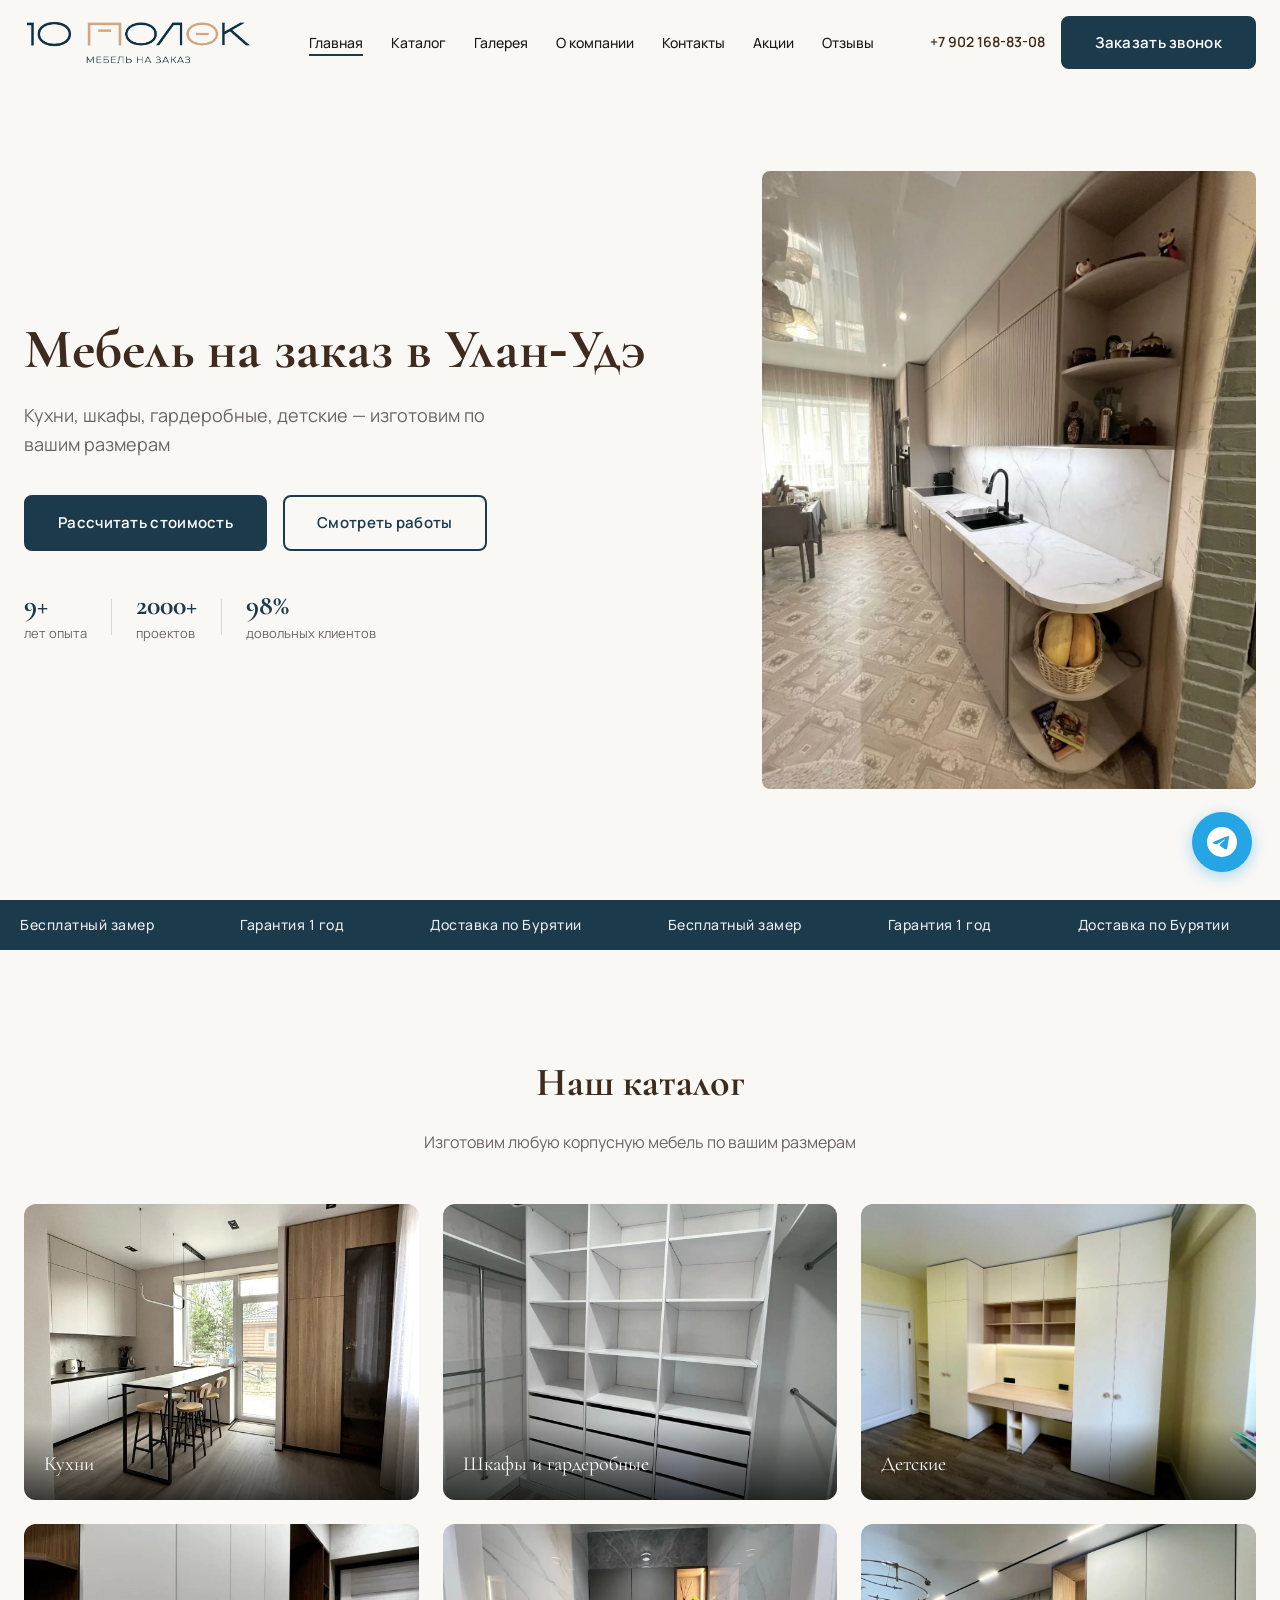
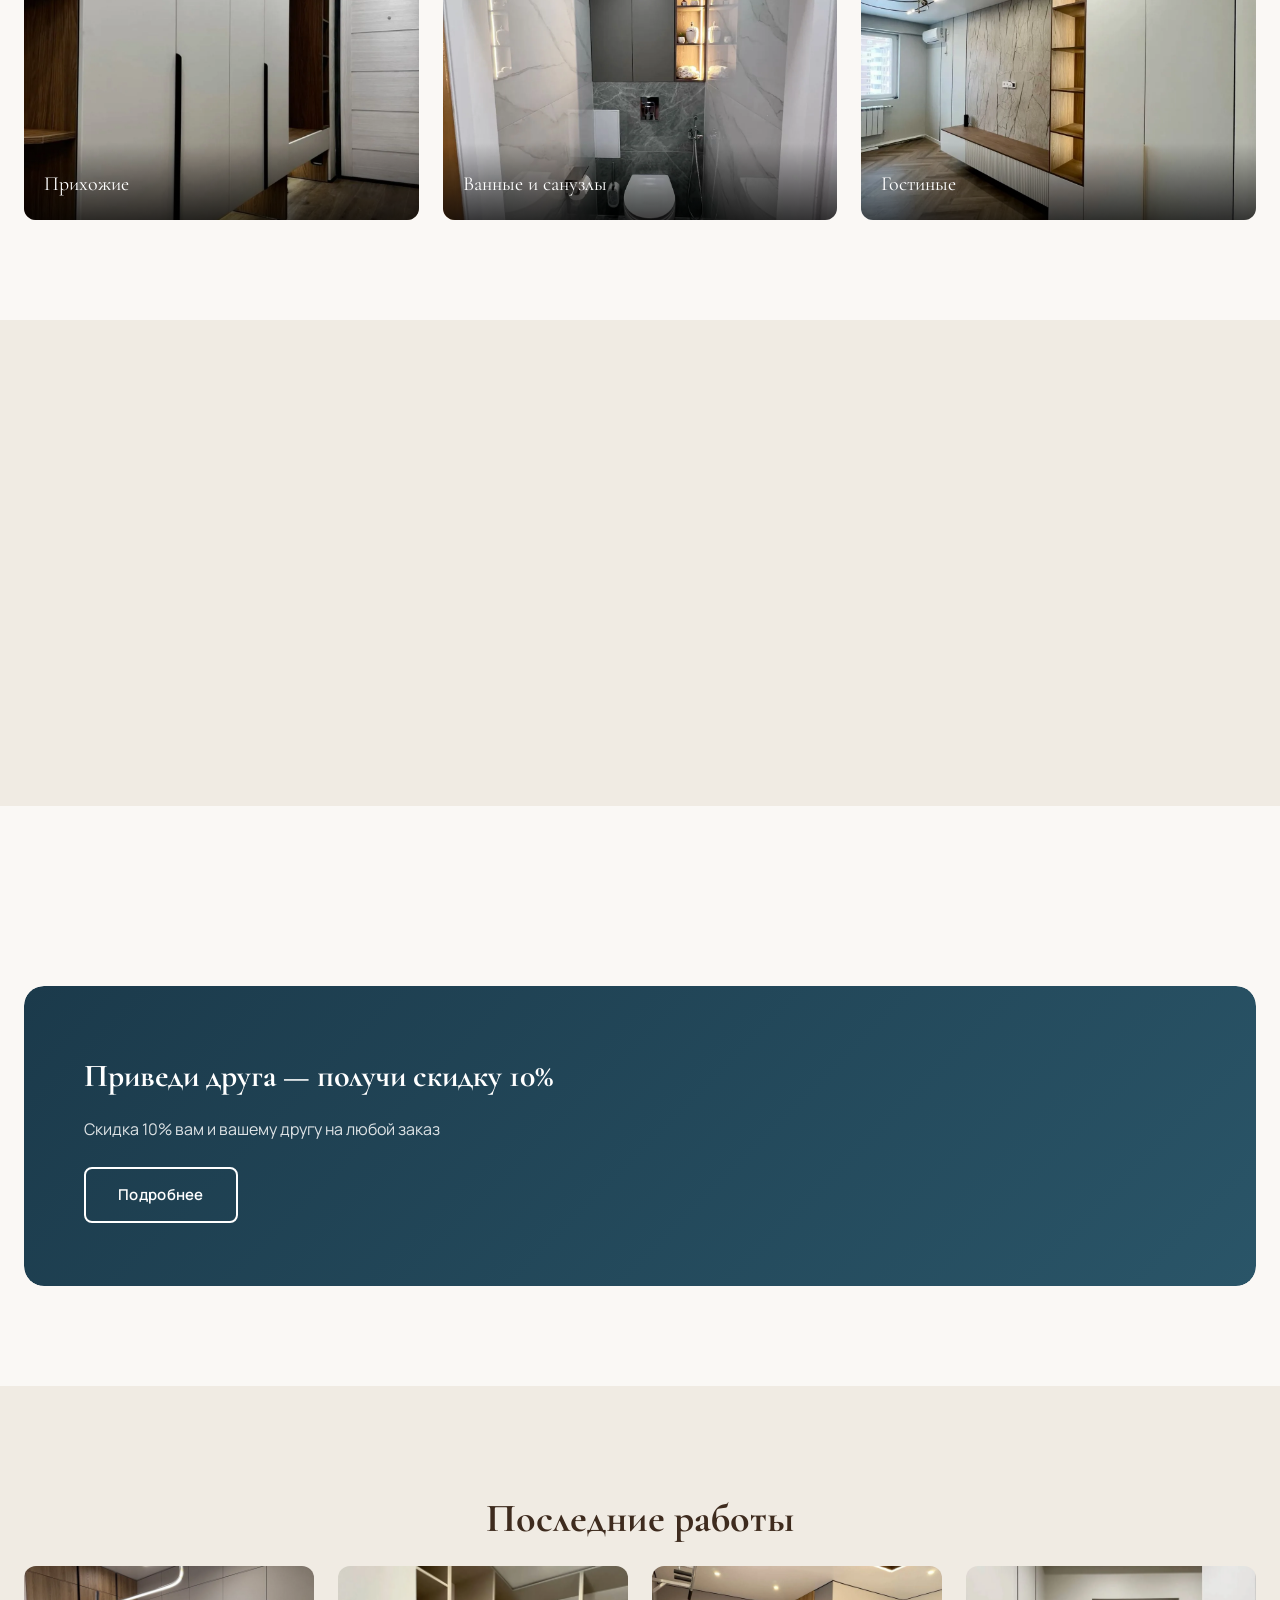
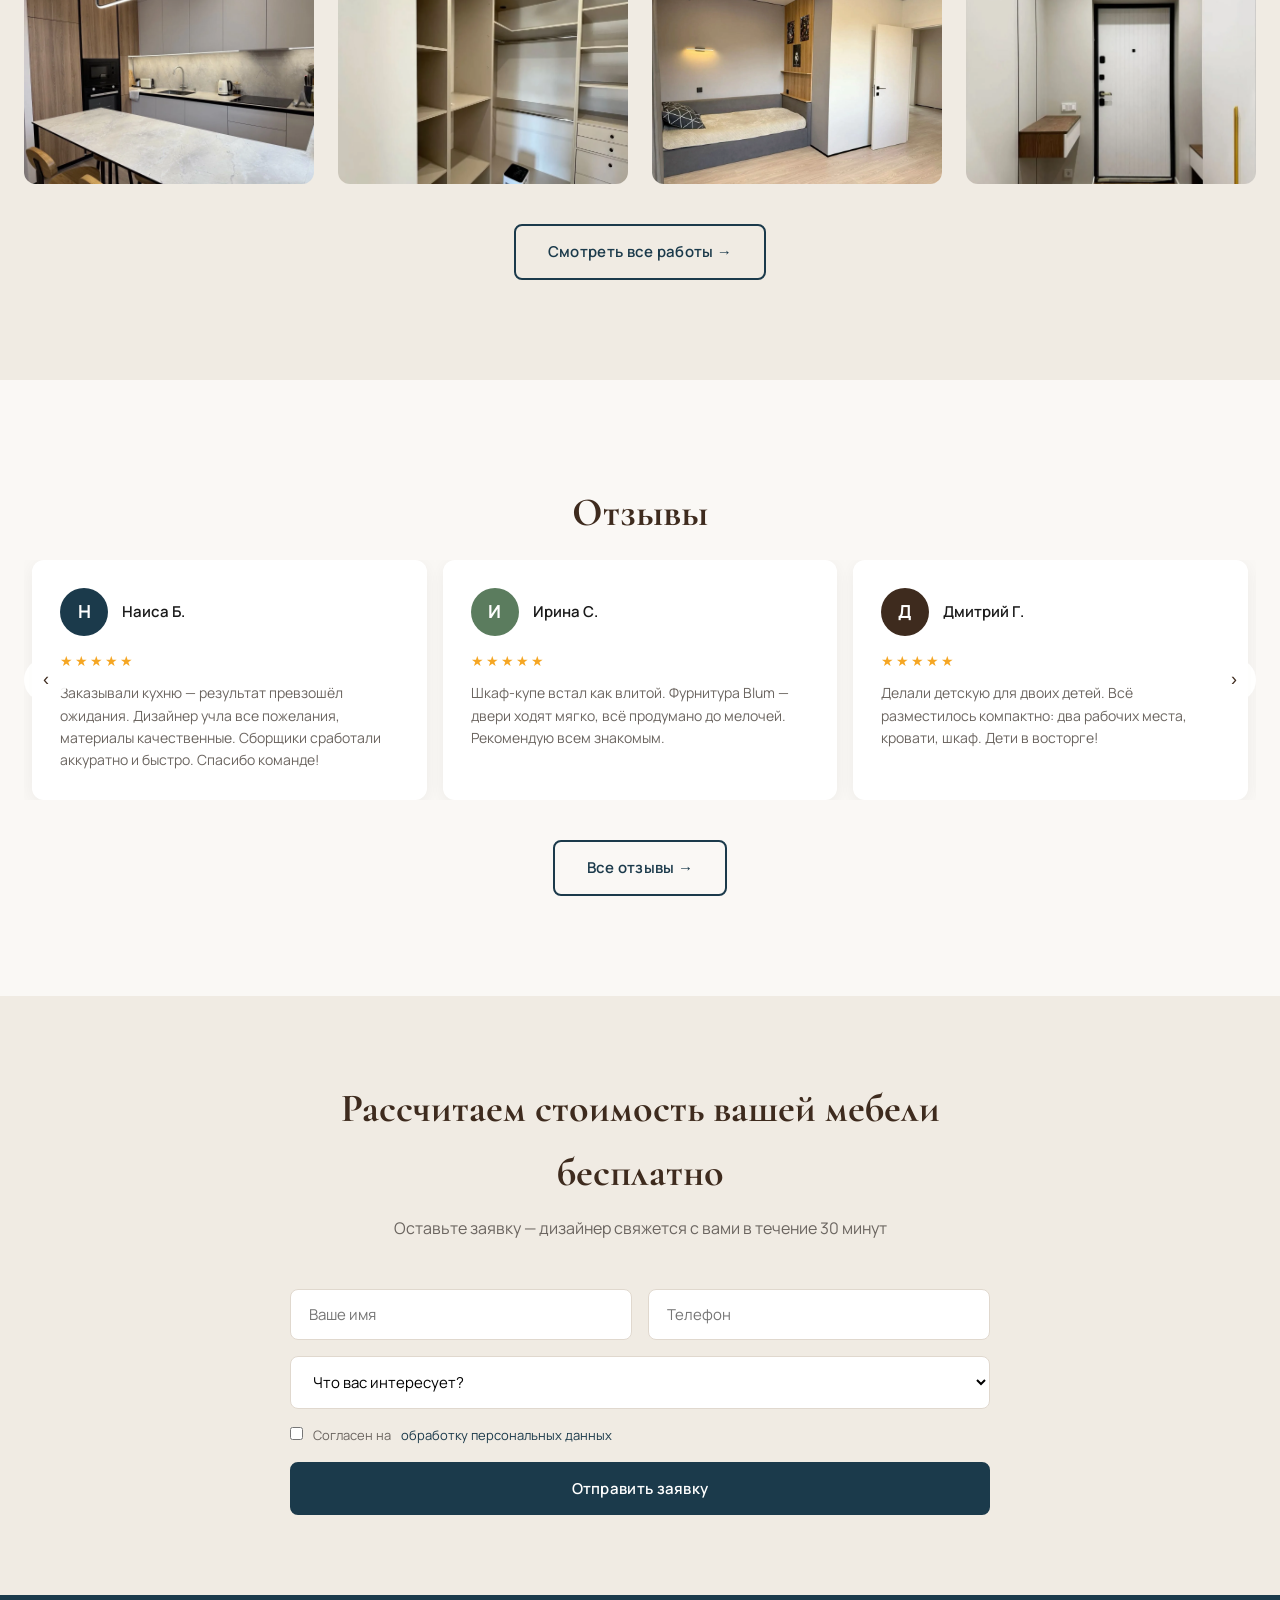
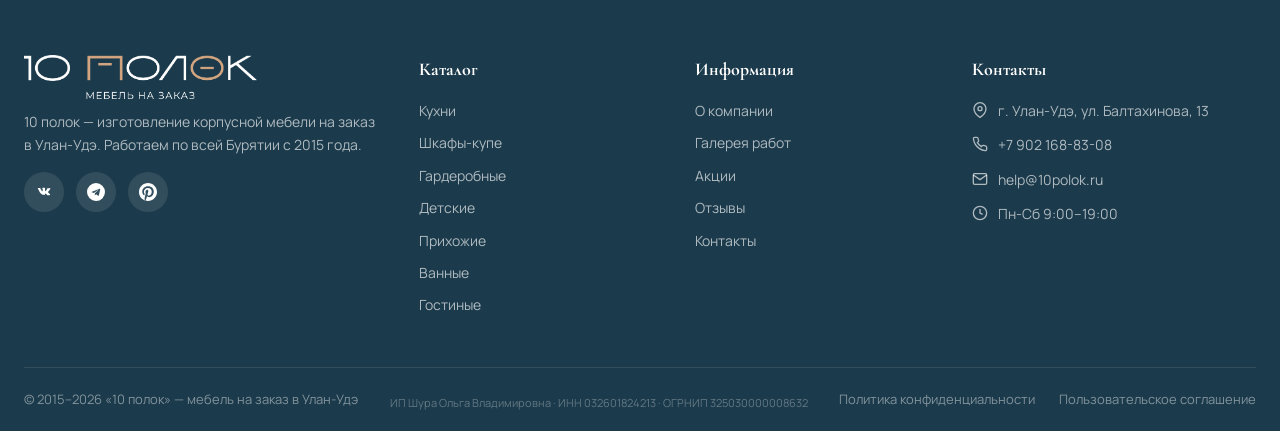
<file: index.html>
<!DOCTYPE html>
<html lang="ru">
<head>
  <meta charset="UTF-8">
  <meta name="viewport" content="width=device-width, initial-scale=1.0">
  <link rel="icon" type="image/svg+xml" href="/favicon.svg">
  <link rel="icon" type="image/x-icon" href="/favicon.ico" sizes="any">
  <title>10 полок — мебель на заказ в Улан-Удэ</title>
  <meta name="description" content="Изготовление корпусной мебели на заказ в Улан-Удэ. Кухни, шкафы-купе, гардеробные, детские. Бесплатный замер, рассрочка 0%.">
  <meta name="keywords" content="мебель на заказ, Улан-Удэ, кухни на заказ, шкафы-купе, гардеробные, корпусная мебель, 10 полок, мебель Бурятия">
  <link rel="canonical" href="https://www.10polok.ru/">
  <!-- Open Graph -->
  <meta property="og:type" content="website">
  <meta property="og:title" content="10 полок — мебель на заказ в Улан-Удэ">
  <meta property="og:description" content="Изготовление корпусной мебели на заказ в Улан-Удэ. Кухни, шкафы-купе, гардеробные, детские. Бесплатный замер, рассрочка 0%.">
  <meta property="og:url" content="https://www.10polok.ru/">
  <meta property="og:site_name" content="10 полок">
  <meta property="og:locale" content="ru_RU">
  <meta property="og:image" content="https://www.10polok.ru/image/logo-color.png">
  <!-- Twitter Card -->
  <meta name="twitter:card" content="summary_large_image">
  <meta name="twitter:title" content="10 полок — мебель на заказ в Улан-Удэ">
  <meta name="twitter:description" content="Изготовление корпусной мебели на заказ в Улан-Удэ. Кухни, шкафы-купе, гардеробные, детские.">
  <meta name="twitter:image" content="https://www.10polok.ru/image/logo-color.png">
  <!-- Security -->
  <meta http-equiv="X-Frame-Options" content="SAMEORIGIN">
  <meta http-equiv="X-Content-Type-Options" content="nosniff">
  <meta http-equiv="Content-Security-Policy" content="default-src 'self'; style-src 'self' 'unsafe-inline'; font-src 'self'; frame-src https://yandex.ru; connect-src 'self'; img-src 'self' data:; form-action 'self'; base-uri 'self';">
  <meta name="referrer" content="strict-origin-when-cross-origin">
  <link rel="stylesheet" href="css/style.css">
  <!-- Structured Data -->
  <script type="application/ld+json">
  {
    "@context": "https://schema.org",
    "@type": "FurnitureStore",
    "name": "10 полок",
    "legalName": "ИП Шура Ольга Владимировна",
    "taxID": "032601824213",
    "description": "Изготовление корпусной мебели на заказ в Улан-Удэ. Кухни, шкафы-купе, гардеробные, детские.",
    "url": "https://www.10polok.ru",
    "telephone": "+79021688308",
    "email": "help@10polok.ru",
    "address": {
      "@type": "PostalAddress",
      "streetAddress": "ул. Балтахинова, 13",
      "addressLocality": "Улан-Удэ",
      "addressRegion": "Республика Бурятия",
      "addressCountry": "RU"
    },
    "geo": {
      "@type": "GeoCoordinates",
      "latitude": 51.833507,
      "longitude": 107.584939
    },
    "openingHoursSpecification": {
      "@type": "OpeningHoursSpecification",
      "dayOfWeek": ["Monday","Tuesday","Wednesday","Thursday","Friday","Saturday"],
      "opens": "09:00",
      "closes": "19:00"
    },
    "foundingDate": "2015",
    "areaServed": "Республика Бурятия",
    "priceRange": "$$",
    "image": "https://www.10polok.ru/image/logo-color.png",
    "sameAs": [
      "https://t.me/+79021688308",
      "https://pin.it/1v0pq0rSS"
    ]
  }
  </script>
</head>
<body>

  <!-- HEADER -->
  <header class="header">
    <div class="container">
      <a href="index.html" class="logo"><img src="image/logo-color.webp" alt="10 полок — мебель на заказ"></a>
      <nav>
        <ul class="nav-list">
          <li><a href="index.html" class="active">Главная</a></li>
          <li><a href="catalog.html">Каталог</a></li>
          <li><a href="gallery.html">Галерея</a></li>
          <li><a href="about.html">О компании</a></li>
          <li><a href="contacts.html">Контакты</a></li>
          <li><a href="promotions.html">Акции</a></li>
          <li><a href="reviews.html">Отзывы</a></li>
        </ul>
      </nav>
      <div class="header-right">
        <a href="tel:+79021688308" class="header-phone">+7 902 168-83-08</a>
        <button class="btn-primary" data-modal="callback">Заказать звонок</button>
      </div>
      <button class="burger" aria-label="Меню">
        <span></span><span></span><span></span>
      </button>
    </div>
  </header>

  <!-- MOBILE MENU -->
  <div class="mobile-menu">
    <a href="index.html">Главная</a>
    <a href="catalog.html">Каталог</a>
    <a href="gallery.html">Галерея</a>
    <a href="about.html">О компании</a>
    <a href="contacts.html">Контакты</a>
    <a href="promotions.html">Акции</a>
    <a href="reviews.html">Отзывы</a>
    <a href="tel:+79021688308" class="mobile-phone">+7 902 168-83-08</a>
  </div>

  <main>
    <!-- HERO -->
    <section class="hero">
      <div class="container">
        <div class="hero-content">
          <h1>Мебель на заказ в&nbsp;Улан&#8209;Удэ</h1>
          <p class="hero-subtitle">Кухни, шкафы, гардеробные, детские — изготовим по вашим размерам</p>
          <div class="hero-buttons">
            <button class="btn-primary" data-modal="callback">Рассчитать стоимость</button>
            <a href="gallery.html" class="btn-outline">Смотреть работы</a>
          </div>
          <div class="hero-trust">
            <div class="hero-trust-item">
              <span class="hero-trust-number">9+</span>
              <span class="hero-trust-label">лет опыта</span>
            </div>
            <div class="hero-trust-divider"></div>
            <div class="hero-trust-item">
              <span class="hero-trust-number">2000+</span>
              <span class="hero-trust-label">проектов</span>
            </div>
            <div class="hero-trust-divider"></div>
            <div class="hero-trust-item">
              <span class="hero-trust-number">98%</span>
              <span class="hero-trust-label">довольных клиентов</span>
            </div>
          </div>
        </div>
        <div class="hero-image">
          <img src="image/pinterest_783274560274355106.webp" alt="Кухня с рифлёными фасадами и мраморным фартуком">
        </div>
      </div>
    </section>

    <!-- MARQUEE -->
    <div class="marquee-section">
      <div class="marquee-track">
        <div class="marquee-content">
          <span>Бесплатный замер</span><span class="marquee-dot"></span>
          <span>Гарантия 1 год</span><span class="marquee-dot"></span>
          <span>Доставка по Бурятии</span><span class="marquee-dot"></span>
          <span>Бесплатный замер</span><span class="marquee-dot"></span>
          <span>Гарантия 1 год</span><span class="marquee-dot"></span>
          <span>Доставка по Бурятии</span><span class="marquee-dot"></span>
        </div>
        <div class="marquee-content">
          <span>Бесплатный замер</span><span class="marquee-dot"></span>
          <span>Гарантия 1 год</span><span class="marquee-dot"></span>
          <span>Доставка по Бурятии</span><span class="marquee-dot"></span>
          <span>Бесплатный замер</span><span class="marquee-dot"></span>
          <span>Гарантия 1 год</span><span class="marquee-dot"></span>
          <span>Доставка по Бурятии</span><span class="marquee-dot"></span>
        </div>
      </div>
    </div>

    <!-- CATALOG CATEGORIES -->
    <section class="section">
      <div class="container">
        <h2 class="section-title reveal">Наш каталог</h2>
        <p class="section-subtitle reveal">Изготовим любую корпусную мебель по вашим размерам</p>
        <div class="catalog-grid reveal">
          <a href="catalog.html#kitchens" class="catalog-card">
            <img loading="lazy" src="image/pinterest_783274560276776304.webp" alt="Кухни">
            <div class="catalog-card-overlay">
              <span class="catalog-card-name">Кухни</span>
              <span class="catalog-card-btn">Подробнее</span>
            </div>
          </a>
          <a href="catalog.html#wardrobes" class="catalog-card">
            <img loading="lazy" src="image/pinterest_783274560274448466.webp" alt="Шкафы и гардеробные">
            <div class="catalog-card-overlay">
              <span class="catalog-card-name">Шкафы и гардеробные</span>
              <span class="catalog-card-btn">Подробнее</span>
            </div>
          </a>
          <a href="catalog.html#kids" class="catalog-card">
            <img loading="lazy" src="image/pinterest_783274560274316926.webp" alt="Детские">
            <div class="catalog-card-overlay">
              <span class="catalog-card-name">Детские</span>
              <span class="catalog-card-btn">Подробнее</span>
            </div>
          </a>
          <a href="catalog.html#hallway" class="catalog-card">
            <img loading="lazy" src="image/pinterest_783274560274465875.webp" alt="Прихожие">
            <div class="catalog-card-overlay">
              <span class="catalog-card-name">Прихожие</span>
              <span class="catalog-card-btn">Подробнее</span>
            </div>
          </a>
          <a href="catalog.html#bathroom" class="catalog-card">
            <img loading="lazy" src="image/pinterest_783274560274338250.webp" alt="Ванные и санузлы">
            <div class="catalog-card-overlay">
              <span class="catalog-card-name">Ванные и санузлы</span>
              <span class="catalog-card-btn">Подробнее</span>
            </div>
          </a>
          <a href="catalog.html#living" class="catalog-card">
            <img loading="lazy" src="image/pinterest_783274560274452974.webp" alt="Гостиные">
            <div class="catalog-card-overlay">
              <span class="catalog-card-name">Гостиные</span>
              <span class="catalog-card-btn">Подробнее</span>
            </div>
          </a>
        </div>
      </div>
    </section>

    <!-- ADVANTAGES -->
    <section class="section" style="background: var(--bg-accent);">
      <div class="container">
        <h2 class="section-title reveal">Преимущества</h2>
        <div class="advantages-grid reveal">
          <div class="advantage-item">
            <div class="advantage-icon terracotta">
              <svg viewBox="0 0 24 24" fill="none" stroke="currentColor" stroke-width="2"><path d="M12 22s8-4 8-10V5l-8-3-8 3v7c0 6 8 10 8 10z"/></svg>
            </div>
            <h3 class="advantage-title">Гарантия 1 год</h3>
            <p class="advantage-text">На все изделия и фурнитуру</p>
          </div>
          <div class="advantage-item">
            <div class="advantage-icon terracotta">
              <svg viewBox="0 0 24 24" fill="none" stroke="currentColor" stroke-width="2"><rect x="1" y="3" width="15" height="13"/><polygon points="16 8 20 8 23 11 23 16 16 16 16 8"/><circle cx="5.5" cy="18.5" r="2.5"/><circle cx="18.5" cy="18.5" r="2.5"/></svg>
            </div>
            <h3 class="advantage-title">Бесплатная доставка</h3>
            <p class="advantage-text">По Улан-Удэ и пригородам</p>
          </div>
          <div class="advantage-item">
            <div class="advantage-icon green">
              <svg viewBox="0 0 24 24" fill="none" stroke="currentColor" stroke-width="2"><path d="M14.7 6.3a1 1 0 0 0 0 1.4l1.6 1.6a1 1 0 0 0 1.4 0l3.77-3.77a6 6 0 0 1-7.94 7.94l-6.91 6.91a2.12 2.12 0 0 1-3-3l6.91-6.91a6 6 0 0 1 7.94-7.94l-3.76 3.76z"/></svg>
            </div>
            <h3 class="advantage-title">Сборка и установка</h3>
            <p class="advantage-text">Профессиональный монтаж</p>
          </div>
        </div>
      </div>
    </section>

    <!-- PROMO SLIDER -->
    <section class="section">
      <div class="container">
        <h2 class="section-title reveal">Акции</h2>
        <div class="slider-wrapper reveal">
          <div class="slider-track">
            <div class="slide slide-2">
              <h3>Приведи друга — получи скидку 10%</h3>
              <p>Скидка 10% вам и вашему другу на любой заказ</p>
              <a href="promotions.html" class="btn-outline" style="border-color:#fff;color:#fff;">Подробнее</a>
            </div>
          </div>
        </div>
      </div>
    </section>

    <!-- LAST WORKS -->
    <section class="section" style="background: var(--bg-accent);">
      <div class="container">
        <h2 class="section-title reveal">Последние работы</h2>
        <div class="works-grid reveal">
          <div class="work-card">
            <img loading="lazy" src="image/pinterest_783274560276776907.webp" alt="Кухня угловая">
          </div>
          <div class="work-card">
            <img loading="lazy" src="image/pinterest_783274560274447934.webp" alt="Шкаф-купе встроенный">
          </div>
          <div class="work-card">
            <img loading="lazy" src="image/pinterest_783274560274810594.webp" alt="Детская комната">
          </div>
          <div class="work-card">
            <img loading="lazy" src="image/pinterest_783274560274448675.webp" alt="Прихожая">
          </div>
        </div>
        <div class="section-link reveal">
          <a href="gallery.html" class="btn-outline">Смотреть все работы &rarr;</a>
        </div>
      </div>
    </section>

    <!-- REVIEWS CAROUSEL -->
    <section class="section">
      <div class="container">
        <h2 class="section-title reveal">Отзывы</h2>
        <div class="reviews-carousel reveal">
          <div class="reviews-track">
            <div class="review-card">
              <div class="review-header">
                <div class="review-avatar" style="background: var(--accent-terracotta);">Н</div>
                <span class="review-name">Наиса Б.</span>
              </div>
              <div class="review-stars">★★★★★</div>
              <p class="review-text">Заказывали кухню — результат превзошёл ожидания. Дизайнер учла все пожелания, материалы качественные. Сборщики сработали аккуратно и быстро. Спасибо команде!</p>
            </div>
            <div class="review-card">
              <div class="review-header">
                <div class="review-avatar" style="background: var(--accent-green);">И</div>
                <span class="review-name">Ирина С.</span>
              </div>
              <div class="review-stars">★★★★★</div>
              <p class="review-text">Шкаф-купе встал как влитой. Фурнитура Blum — двери ходят мягко, всё продумано до мелочей. Рекомендую всем знакомым.</p>
            </div>
            <div class="review-card">
              <div class="review-header">
                <div class="review-avatar" style="background: var(--accent-wood);">Д</div>
                <span class="review-name">Дмитрий Г.</span>
              </div>
              <div class="review-stars">★★★★★</div>
              <p class="review-text">Делали детскую для двоих детей. Всё разместилось компактно: два рабочих места, кровати, шкаф. Дети в восторге!</p>
            </div>
            <div class="review-card">
              <div class="review-header">
                <div class="review-avatar" style="background: #8B6F47;">С</div>
                <span class="review-name">Сэсэгма Д.</span>
              </div>
              <div class="review-stars">★★★★★</div>
              <p class="review-text">Прихожая получилась стильная и вместительная. Отдельное спасибо за помощь с выбором цвета — дизайнер подсказала идеальный оттенок.</p>
            </div>
            <div class="review-card">
              <div class="review-header">
                <div class="review-avatar" style="background: var(--accent-terracotta);">А</div>
                <span class="review-name">Александр Н.</span>
              </div>
              <div class="review-stars">★★★★★</div>
              <p class="review-text">Второй раз обращаюсь в 10 полок. Сначала делали гардеробную, теперь стеллаж в гостиную. Качество и сроки — всё на высоте.</p>
            </div>
          </div>
          <button class="slider-btn review-prev" style="left:0;" aria-label="Назад">&#8249;</button>
          <button class="slider-btn review-next" style="right:0;" aria-label="Вперёд">&#8250;</button>
        </div>
        <div class="section-link reveal">
          <a href="reviews.html" class="btn-outline">Все отзывы &rarr;</a>
        </div>
      </div>
    </section>

    <!-- CTA FORM -->
    <section class="cta-section">
      <div class="container">
        <div class="cta-inner reveal">
          <h2 class="section-title">Рассчитаем стоимость вашей мебели бесплатно</h2>
          <p class="section-subtitle">Оставьте заявку — дизайнер свяжется с вами в течение 30 минут</p>
          <form class="cta-form">
            <div class="form-group">
              <input type="text" class="form-input" name="name" placeholder="Ваше имя" required>
            </div>
            <div class="form-group">
              <input type="tel" class="form-input" name="phone" placeholder="Телефон" required>
            </div>
            <div class="form-group full-width">
              <select class="form-select">
                <option value="">Что вас интересует?</option>
                <option>Кухня</option>
                <option>Шкаф-купе</option>
                <option>Гардеробная</option>
                <option>Детская</option>
                <option>Прихожая</option>
                <option>Спальня</option>
                <option>Стеллаж</option>
                <option>Другое</option>
              </select>
            </div>
            <div class="form-group full-width">
              <label class="checkbox-group">
                <input type="checkbox" required>
                Согласен на <a href="privacy.html" target="_blank" rel="noopener noreferrer" style="color:var(--accent-terracotta);">обработку персональных данных</a>
              </label>
            </div>
            <div class="form-group full-width">
              <button type="submit" class="btn-primary" style="width:100%;">Отправить заявку</button>
            </div>
            <div class="form-success full-width">Спасибо! Ожидайте звонка.</div>
          </form>
        </div>
      </div>
    </section>
  </main>

  <!-- FOOTER -->
  <footer class="footer">
    <div class="container">
      <div class="footer-grid">
        <div class="footer-logo">
          <img src="image/logo-footer.webp" alt="10 полок" style="height:44px;margin-bottom:12px;">
          <p class="footer-desc">10 полок — изготовление корпусной мебели на заказ в Улан-Удэ. Работаем по всей Бурятии с 2015 года.</p>
          <div class="footer-socials">
            <a href="#" aria-label="ВКонтакте"><svg viewBox="0 0 24 24" fill="currentColor"><path d="M12.785 16.241s.288-.032.436-.194c.136-.148.132-.427.132-.427s-.02-1.304.587-1.496c.598-.189 1.366 1.26 2.18 1.817.616.42 1.084.328 1.084.328l2.178-.03s1.14-.07.6-.964c-.044-.073-.316-.661-1.624-1.869-1.37-1.264-1.186-1.06.463-3.249.504-.668 1.748-2.146 1.592-2.832-.148-.64-1.064-.472-1.064-.472l-2.453.015s-.182-.025-.317.056c-.133.079-.218.263-.218.263s-.39 1.04-.912 1.924c-1.1 1.867-1.54 1.967-1.72 1.85-.418-.273-.313-1.095-.313-1.68 0-1.826.277-2.588-.54-2.786-.272-.066-.471-.109-1.164-.116-.89-.009-1.643.003-2.07.212-.283.139-.502.448-.369.466.165.022.537.1.734.37.255.347.246 1.127.246 1.127s.146 2.15-.342 2.416c-.334.183-.793-.19-1.776-1.895-.503-.873-.883-1.84-.883-1.84s-.073-.18-.204-.276c-.158-.117-.38-.154-.38-.154l-2.335.015s-.35.01-.479.162c-.114.135-.009.414-.009.414s1.839 4.3 3.921 6.467c1.91 1.989 4.078 1.857 4.078 1.857h.983z"/></svg></a>
            <a href="https://t.me/+79021688308" aria-label="Telegram"><svg viewBox="0 0 24 24" fill="currentColor"><path d="M11.944 0A12 12 0 1 0 24 12.056A12.01 12.01 0 0 0 11.944 0Zm5.654 8.22l-1.736 8.19c-.13.588-.48.73-.972.454l-2.685-1.98-1.295 1.247c-.143.143-.264.264-.54.264l.193-2.736 4.984-4.502c.217-.193-.047-.3-.336-.108L9.1 13.234l-2.636-.823c-.573-.18-.585-.573.12-.848l10.29-3.968c.478-.173.896.108.724.625z"/></svg></a>

            <a href="https://pin.it/1v0pq0rSS" aria-label="Pinterest" target="_blank" rel="noopener noreferrer"><svg viewBox="0 0 24 24" fill="currentColor"><path d="M12 0C5.373 0 0 5.373 0 12c0 5.084 3.163 9.426 7.627 11.174-.105-.949-.2-2.405.042-3.441.218-.937 1.407-5.965 1.407-5.965s-.359-.719-.359-1.782c0-1.668.967-2.914 2.171-2.914 1.023 0 1.518.769 1.518 1.69 0 1.029-.655 2.568-.994 3.995-.283 1.194.599 2.169 1.777 2.169 2.133 0 3.772-2.249 3.772-5.495 0-2.873-2.064-4.882-5.012-4.882-3.414 0-5.418 2.561-5.418 5.207 0 1.031.397 2.138.893 2.738a.36.36 0 0 1 .083.345l-.333 1.36c-.053.22-.174.267-.402.161-1.499-.698-2.436-2.889-2.436-4.649 0-3.785 2.75-7.262 7.929-7.262 4.163 0 7.398 2.967 7.398 6.931 0 4.136-2.607 7.464-6.227 7.464-1.216 0-2.359-.631-2.75-1.378l-.748 2.853c-.271 1.043-1.002 2.35-1.492 3.146C9.57 23.812 10.763 24 12 24c6.627 0 12-5.373 12-12S18.627 0 12 0z"/></svg></a>
          </div>
        </div>
        <div>
          <h4>Каталог</h4>
          <div class="footer-links">
            <a href="catalog.html#kitchens">Кухни</a>
            <a href="catalog.html#wardrobes">Шкафы-купе</a>
            <a href="catalog.html#wardrobes">Гардеробные</a>
            <a href="catalog.html#kids">Детские</a>
            <a href="catalog.html#hallway">Прихожие</a>
            <a href="catalog.html#bathroom">Ванные</a>
            <a href="catalog.html#living">Гостиные</a>
          </div>
        </div>
        <div>
          <h4>Информация</h4>
          <div class="footer-links">
            <a href="about.html">О компании</a>
            <a href="gallery.html">Галерея работ</a>
            <a href="promotions.html">Акции</a>
            <a href="reviews.html">Отзывы</a>
            <a href="contacts.html">Контакты</a>
          </div>
        </div>
        <div>
          <h4>Контакты</h4>
          <div class="footer-contact-item">
            <svg width="16" height="16" viewBox="0 0 24 24" fill="none" stroke="currentColor" stroke-width="2"><path d="M21 10c0 7-9 13-9 13s-9-6-9-13a9 9 0 0 1 18 0z"/><circle cx="12" cy="10" r="3"/></svg>
            г. Улан-Удэ, ул. Балтахинова, 13
          </div>
          <div class="footer-contact-item">
            <svg width="16" height="16" viewBox="0 0 24 24" fill="none" stroke="currentColor" stroke-width="2"><path d="M22 16.92v3a2 2 0 0 1-2.18 2 19.79 19.79 0 0 1-8.63-3.07 19.5 19.5 0 0 1-6-6 19.79 19.79 0 0 1-3.07-8.67A2 2 0 0 1 4.11 2h3a2 2 0 0 1 2 1.72c.127.96.361 1.903.7 2.81a2 2 0 0 1-.45 2.11L8.09 9.91a16 16 0 0 0 6 6l1.27-1.27a2 2 0 0 1 2.11-.45c.907.339 1.85.573 2.81.7A2 2 0 0 1 22 16.92z"/></svg>
            <a href="tel:+79021688308">+7 902 168-83-08</a>
          </div>
          <div class="footer-contact-item">
            <svg width="16" height="16" viewBox="0 0 24 24" fill="none" stroke="currentColor" stroke-width="2"><path d="M4 4h16c1.1 0 2 .9 2 2v12c0 1.1-.9 2-2 2H4c-1.1 0-2-.9-2-2V6c0-1.1.9-2 2-2z"/><polyline points="22,6 12,13 2,6"/></svg>
            help@10polok.ru
          </div>
          <div class="footer-contact-item">
            <svg width="16" height="16" viewBox="0 0 24 24" fill="none" stroke="currentColor" stroke-width="2"><circle cx="12" cy="12" r="10"/><polyline points="12 6 12 12 16 14"/></svg>
            Пн-Сб 9:00–19:00
          </div>
        </div>
      </div>
      <div class="footer-bottom">
        <span>&copy; 2015–2026 &laquo;10 полок&raquo; — мебель на заказ в Улан-Удэ</span>
        <span style="display:block;font-size:0.85em;opacity:0.7;margin-top:6px;">ИП Шура Ольга Владимировна &middot; ИНН 032601824213 &middot; ОГРНИП 325030000008632</span>
        <div class="footer-bottom-links">
          <a href="privacy.html">Политика конфиденциальности</a>
          <a href="terms.html">Пользовательское соглашение</a>
        </div>
      </div>
    </div>
  </footer>

  <!-- MODAL CALLBACK -->
  <div class="modal-overlay">
    <div class="modal">
      <button class="modal-close">&times;</button>
      <h3>Заказать звонок</h3>
      <p>Оставьте номер — мы перезвоним в ближайшее время</p>
      <form class="modal-form">
        <input type="text" class="form-input" name="name" placeholder="Ваше имя" required>
        <input type="tel" class="form-input" name="phone" placeholder="Телефон" required>
        <label class="checkbox-group">
          <input type="checkbox" required>
          Согласен на <a href="privacy.html" target="_blank" rel="noopener noreferrer" style="color:var(--accent-terracotta);">обработку персональных данных</a>
        </label>
        <button type="submit" class="btn-primary" style="width:100%;">Отправить</button>
        <div class="form-success">Спасибо! Мы перезвоним в ближайшее время.</div>
      </form>
    </div>
  </div>

  <!-- TELEGRAM -->
  <a href="https://t.me/+79021688308" class="tg-btn" target="_blank" rel="noopener noreferrer" aria-label="Telegram">
    <svg viewBox="0 0 24 24"><path d="M11.944 0A12 12 0 0 0 0 12a12 12 0 0 0 12 12 12 12 0 0 0 12-12A12 12 0 0 0 12 0a12 12 0 0 0-.056 0zm4.962 7.224c.1-.002.321.023.465.14a.506.506 0 0 1 .171.325c.016.093.036.306.02.472-.18 1.898-.962 6.502-1.36 8.627-.168.9-.499 1.201-.82 1.23-.696.065-1.225-.46-1.9-.902-1.056-.693-1.653-1.124-2.678-1.8-1.185-.78-.417-1.21.258-1.91.177-.184 3.247-2.977 3.307-3.23.007-.032.014-.15-.056-.212s-.174-.041-.249-.024c-.106.024-1.793 1.14-5.061 3.345-.479.33-.913.492-1.302.48-.428-.013-1.252-.242-1.865-.44-.751-.245-1.349-.374-1.297-.789.027-.216.325-.437.893-.663 3.498-1.524 5.83-2.529 6.998-3.014 3.332-1.386 4.025-1.627 4.476-1.635z"/></svg>
  </a>

  <script src="js/main.js"></script>
</body>
</html>
</file>
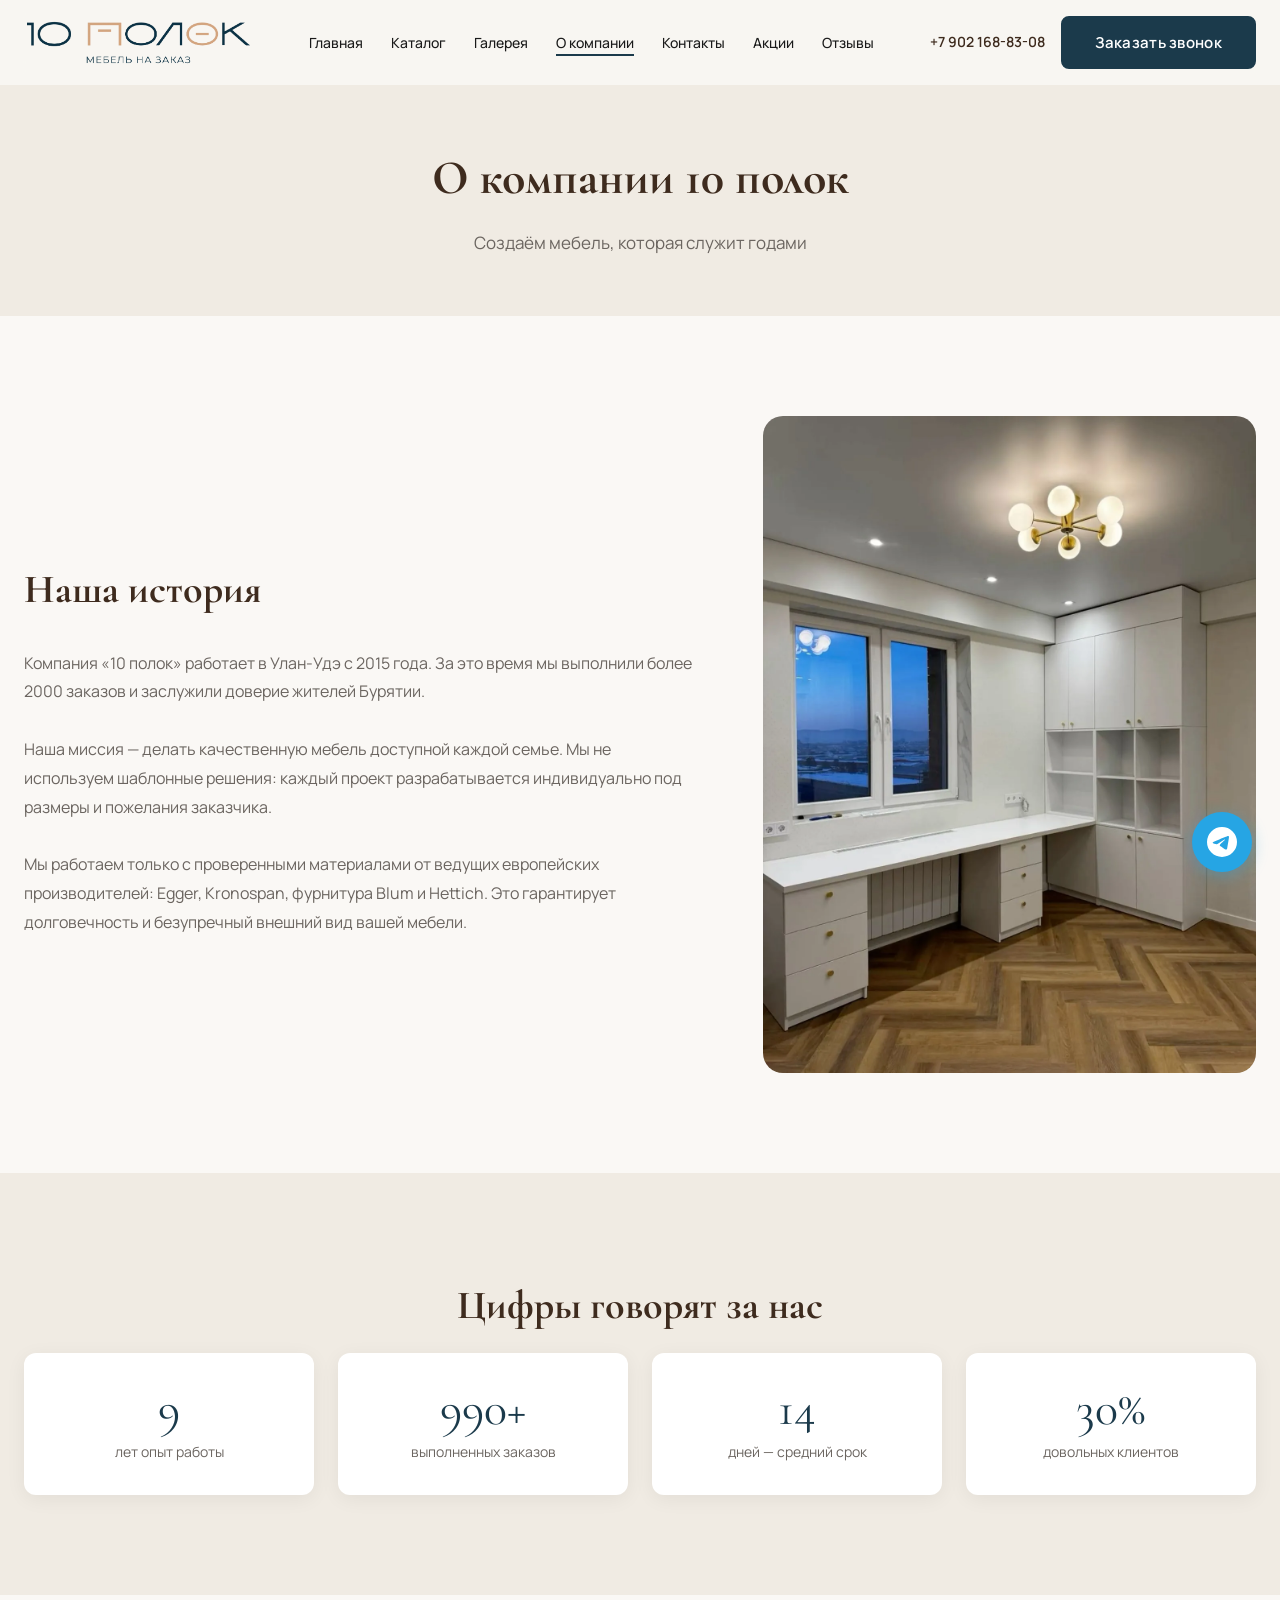
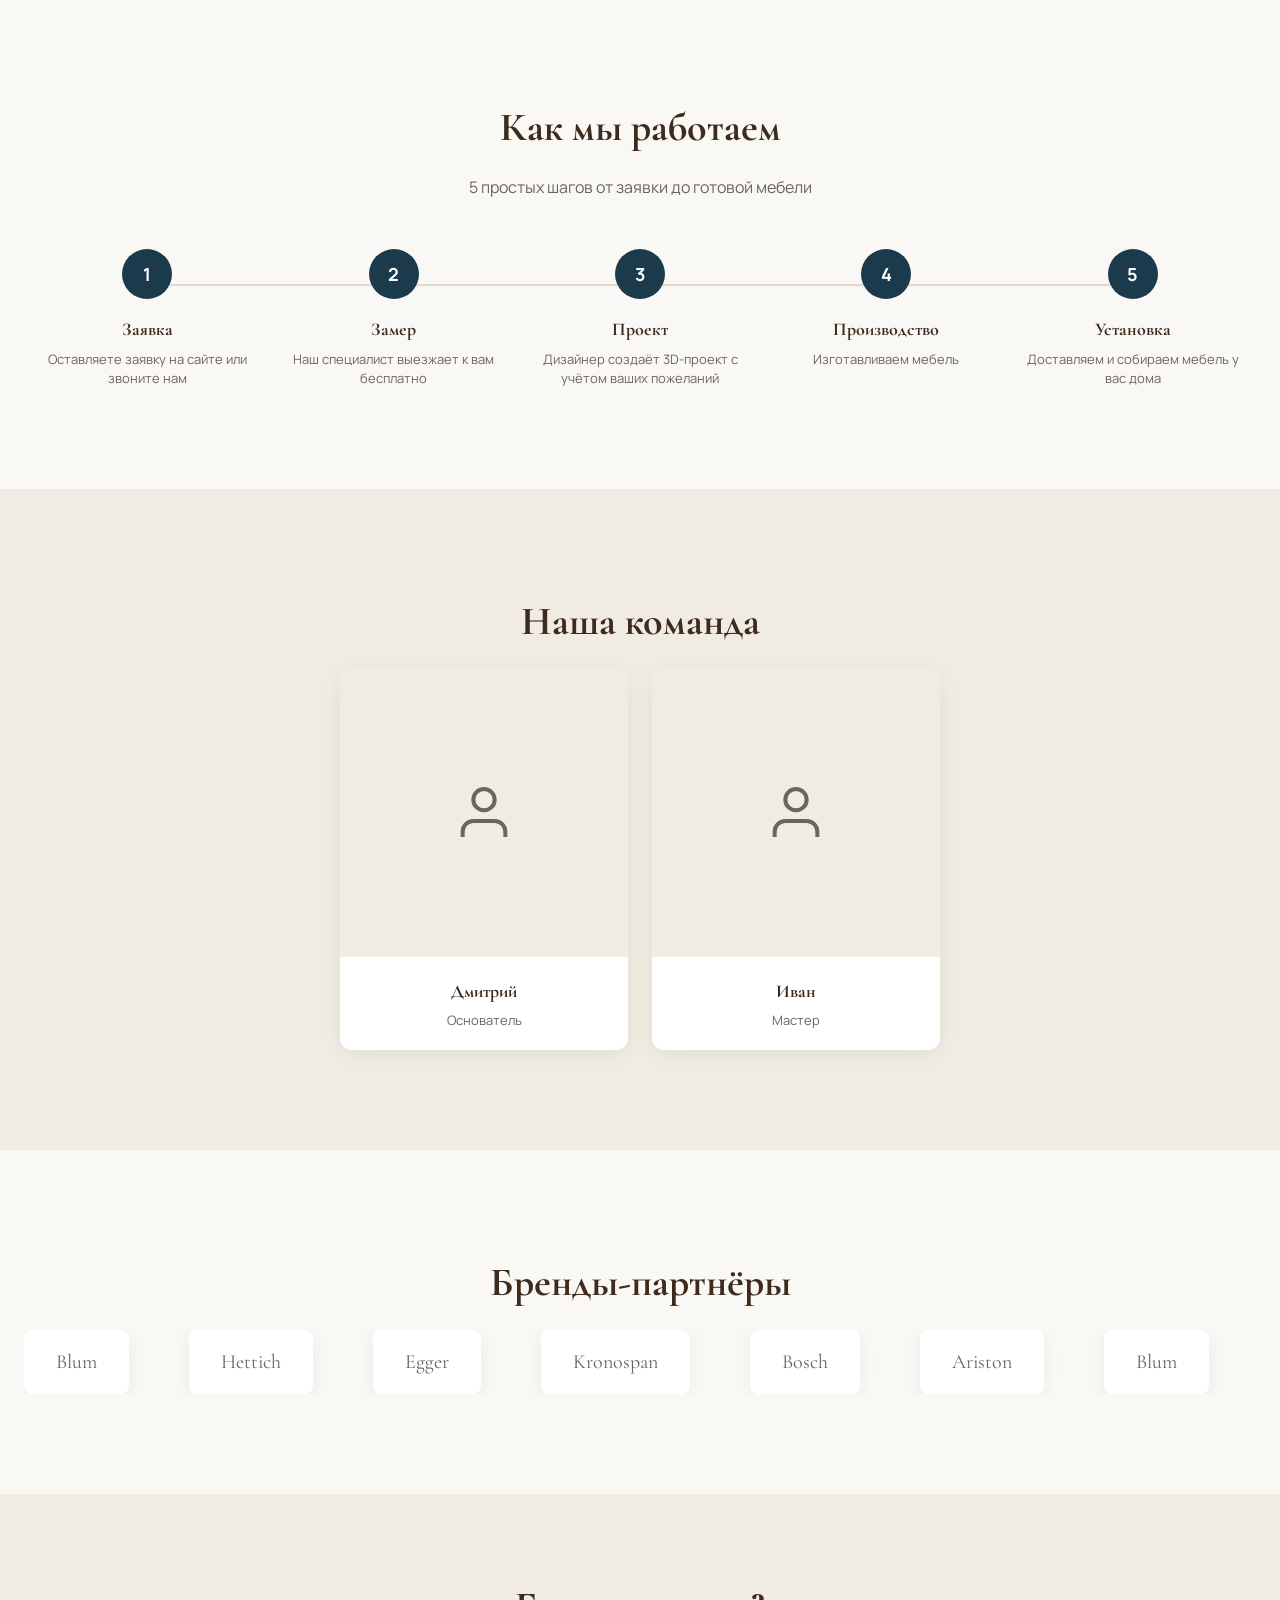
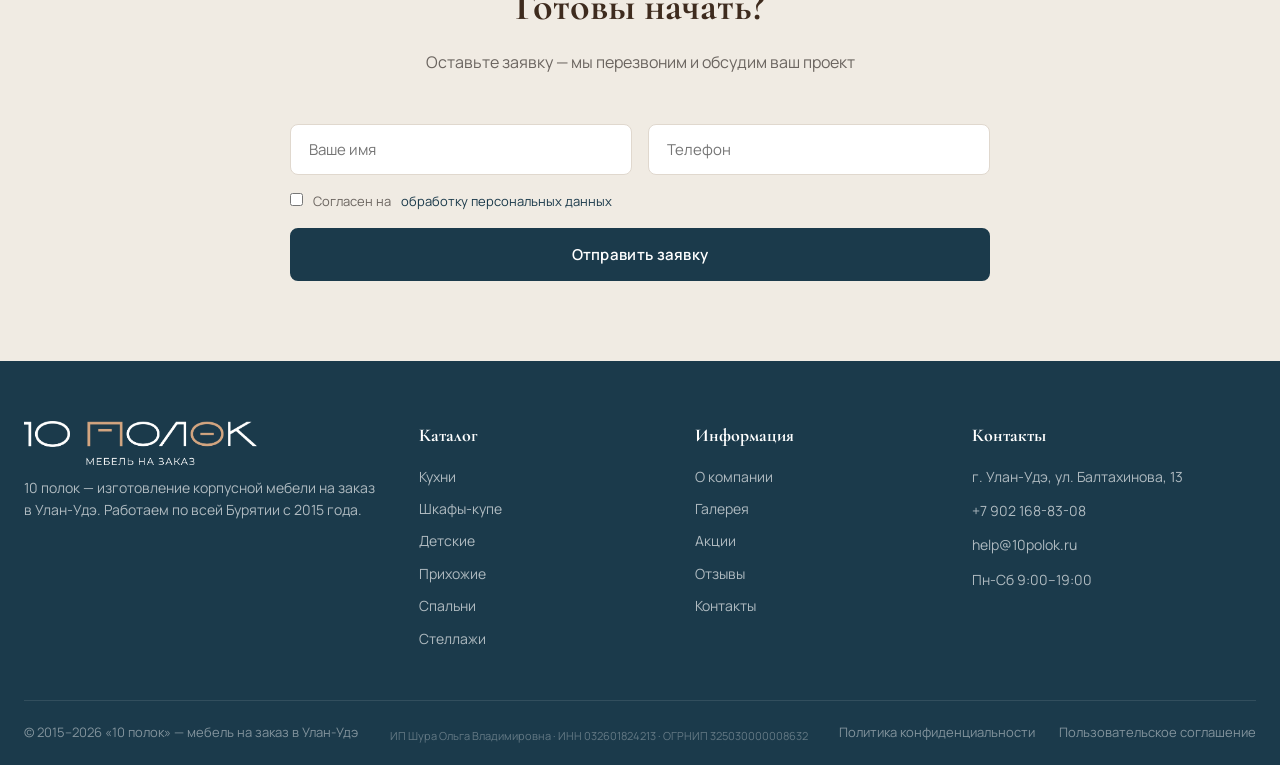
<file: about.html>
<!DOCTYPE html>
<html lang="ru">
<head>
  <meta charset="UTF-8">
  <meta name="viewport" content="width=device-width, initial-scale=1.0">
  <link rel="icon" type="image/svg+xml" href="/favicon.svg">
  <link rel="icon" type="image/x-icon" href="/favicon.ico" sizes="any">
  <title>О компании — 10 полок | Улан-Удэ</title>
  <meta name="description" content="Компания «10 полок» — изготовление корпусной мебели на заказ в Улан-Удэ с 2015 года. 2000+ выполненных проектов, 98% довольных клиентов.">
  <meta name="keywords" content="10 полок, мебель на заказ Улан-Удэ, о компании, корпусная мебель Бурятия">
  <link rel="canonical" href="https://www.10polok.ru/about.html">
  <meta property="og:type" content="website">
  <meta property="og:title" content="О компании — 10 полок | Улан-Удэ">
  <meta property="og:description" content="Компания «10 полок» — изготовление корпусной мебели на заказ в Улан-Удэ с 2015 года. 2000+ выполненных проектов.">
  <meta property="og:url" content="https://www.10polok.ru/about.html">
  <meta property="og:site_name" content="10 полок">
  <meta property="og:locale" content="ru_RU">
  <meta property="og:image" content="https://www.10polok.ru/image/logo-color.png">
  <meta name="twitter:card" content="summary">
  <meta name="twitter:title" content="О компании — 10 полок | Улан-Удэ">
  <meta name="twitter:description" content="Мебель на заказ в Улан-Удэ с 2015 года. 2000+ проектов, гарантия 1 год.">
  <meta http-equiv="X-Frame-Options" content="SAMEORIGIN">
  <meta http-equiv="X-Content-Type-Options" content="nosniff">
  <meta http-equiv="Content-Security-Policy" content="default-src 'self'; style-src 'self' 'unsafe-inline'; font-src 'self'; frame-src https://yandex.ru; connect-src 'self'; img-src 'self' data:; form-action 'self'; base-uri 'self';">
  <meta name="referrer" content="strict-origin-when-cross-origin">
  <link rel="stylesheet" href="css/style.css">
</head>
<body>

  <header class="header">
    <div class="container">
      <a href="index.html" class="logo"><img src="image/logo-color.webp" alt="10 полок — мебель на заказ"></a>
      <nav><ul class="nav-list">
        <li><a href="index.html">Главная</a></li>
        <li><a href="catalog.html">Каталог</a></li>
        <li><a href="gallery.html">Галерея</a></li>
        <li><a href="about.html" class="active">О компании</a></li>
        <li><a href="contacts.html">Контакты</a></li>
        <li><a href="promotions.html">Акции</a></li>
        <li><a href="reviews.html">Отзывы</a></li>
      </ul></nav>
      <div class="header-right">
        <a href="tel:+79021688308" class="header-phone">+7 902 168-83-08</a>
        <button class="btn-primary" data-modal="callback">Заказать звонок</button>
      </div>
      <button class="burger" aria-label="Меню"><span></span><span></span><span></span></button>
    </div>
  </header>

  <div class="mobile-menu">
    <a href="index.html">Главная</a><a href="catalog.html">Каталог</a><a href="gallery.html">Галерея</a>
    <a href="about.html">О компании</a><a href="contacts.html">Контакты</a><a href="promotions.html">Акции</a>
    <a href="reviews.html">Отзывы</a>
    <a href="tel:+79021688308" class="mobile-phone">+7 902 168-83-08</a>
  </div>

  <main>
    <div class="page-header">
      <div class="container">
        <h1>О компании 10 полок</h1>
        <p>Создаём мебель, которая служит годами</p>
      </div>
    </div>

    <!-- ИСТОРИЯ -->
    <section class="section">
      <div class="container">
        <div class="about-story reveal">
          <div class="about-story-text">
            <h2 class="section-title" style="text-align:left;margin-bottom:24px;">Наша история</h2>
            <p>Компания «10 полок» работает в Улан-Удэ с 2015 года. За это время мы выполнили более 2000 заказов и заслужили доверие жителей Бурятии.</p>
            <br>
            <p>Наша миссия — делать качественную мебель доступной каждой семье. Мы не используем шаблонные решения: каждый проект разрабатывается индивидуально под размеры и пожелания заказчика.</p>
            <br>
            <p>Мы работаем только с проверенными материалами от ведущих европейских производителей: Egger, Kronospan, фурнитура Blum и Hettich. Это гарантирует долговечность и безупречный внешний вид вашей мебели.</p>
          </div>
          <div class="about-story-image">
            <img loading="lazy" src="image/pinterest_783274560274452237.webp" alt="Мастерская 10 полок">
          </div>
        </div>
      </div>
    </section>

    <!-- ЦИФРЫ -->
    <section class="section" style="background: var(--bg-accent);">
      <div class="container">
        <h2 class="section-title reveal">Цифры говорят за нас</h2>
        <div class="stats-grid reveal">
          <div class="stat-item">
            <div class="stat-number" data-count="9">0</div>
            <div class="stat-label">лет опыт работы</div>
          </div>
          <div class="stat-item">
            <div class="stat-number" data-count="2000+">0</div>
            <div class="stat-label">выполненных заказов</div>
          </div>
          <div class="stat-item">
            <div class="stat-number" data-count="14">0</div>
            <div class="stat-label">дней — средний срок</div>
          </div>
          <div class="stat-item">
            <div class="stat-number" data-count="98%">0</div>
            <div class="stat-label">довольных клиентов</div>
          </div>
        </div>
      </div>
    </section>

    <!-- КАК МЫ РАБОТАЕМ -->
    <section class="section">
      <div class="container">
        <h2 class="section-title reveal">Как мы работаем</h2>
        <p class="section-subtitle reveal">5 простых шагов от заявки до готовой мебели</p>
        <div class="timeline reveal">
          <div class="timeline-step">
            <div class="timeline-number">1</div>
            <h3 class="timeline-title">Заявка</h3>
            <p class="timeline-desc">Оставляете заявку на сайте или звоните нам</p>
          </div>
          <div class="timeline-step">
            <div class="timeline-number">2</div>
            <h3 class="timeline-title">Замер</h3>
            <p class="timeline-desc">Наш специалист выезжает к вам бесплатно</p>
          </div>
          <div class="timeline-step">
            <div class="timeline-number">3</div>
            <h3 class="timeline-title">Проект</h3>
            <p class="timeline-desc">Дизайнер создаёт 3D-проект с учётом ваших пожеланий</p>
          </div>
          <div class="timeline-step">
            <div class="timeline-number">4</div>
            <h3 class="timeline-title">Производство</h3>
            <p class="timeline-desc">Изготавливаем мебель</p>
          </div>
          <div class="timeline-step">
            <div class="timeline-number">5</div>
            <h3 class="timeline-title">Установка</h3>
            <p class="timeline-desc">Доставляем и собираем мебель у вас дома</p>
          </div>
        </div>
      </div>
    </section>

    <!-- КОМАНДА -->
    <section class="section" style="background: var(--bg-accent);">
      <div class="container">
        <h2 class="section-title reveal">Наша команда</h2>
        <div class="team-grid reveal" style="grid-template-columns: repeat(2, 1fr); max-width: 600px; margin: 0 auto;">
          <div class="team-card">
            <div style="aspect-ratio:1;background:var(--bg-accent);display:flex;align-items:center;justify-content:center;">
              <svg width="64" height="64" viewBox="0 0 24 24" fill="none" stroke="var(--text-secondary)" stroke-width="1.5"><path d="M20 21v-2a4 4 0 0 0-4-4H8a4 4 0 0 0-4 4v2"/><circle cx="12" cy="7" r="4"/></svg>
            </div>
            <div class="team-info">
              <h3 class="team-name">Дмитрий</h3>
              <p class="team-role">Основатель</p>
            </div>
          </div>
          <div class="team-card">
            <div style="aspect-ratio:1;background:var(--bg-accent);display:flex;align-items:center;justify-content:center;">
              <svg width="64" height="64" viewBox="0 0 24 24" fill="none" stroke="var(--text-secondary)" stroke-width="1.5"><path d="M20 21v-2a4 4 0 0 0-4-4H8a4 4 0 0 0-4 4v2"/><circle cx="12" cy="7" r="4"/></svg>
            </div>
            <div class="team-info">
              <h3 class="team-name">Иван</h3>
              <p class="team-role">Мастер</p>
            </div>
          </div>
        </div>
      </div>
    </section>

    <!-- ПАРТНЁРЫ -->
    <section class="section">
      <div class="container">
        <h2 class="section-title reveal">Бренды-партнёры</h2>
        <div class="partners-wrapper reveal">
          <div class="partners-track">
            <div class="partner-logo">Blum</div>
            <div class="partner-logo">Hettich</div>
            <div class="partner-logo">Egger</div>
            <div class="partner-logo">Kronospan</div>
            <div class="partner-logo">Bosch</div>
            <div class="partner-logo">Ariston</div>
            <div class="partner-logo">Blum</div>
            <div class="partner-logo">Hettich</div>
            <div class="partner-logo">Egger</div>
            <div class="partner-logo">Kronospan</div>
            <div class="partner-logo">Bosch</div>
            <div class="partner-logo">Ariston</div>
          </div>
        </div>
      </div>
    </section>

    <!-- CTA -->
    <section class="cta-section">
      <div class="container">
        <div class="cta-inner reveal">
          <h2 class="section-title">Готовы начать?</h2>
          <p class="section-subtitle">Оставьте заявку — мы перезвоним и обсудим ваш проект</p>
          <form class="cta-form">
            <div class="form-group"><input type="text" class="form-input" name="name" placeholder="Ваше имя" required></div>
            <div class="form-group"><input type="tel" class="form-input" name="phone" placeholder="Телефон" required></div>
            <div class="form-group full-width">
              <label class="checkbox-group"><input type="checkbox" required>Согласен на <a href="privacy.html" target="_blank" rel="noopener noreferrer" style="color:var(--accent-terracotta);">обработку персональных данных</a></label>
            </div>
            <div class="form-group full-width"><button type="submit" class="btn-primary" style="width:100%;">Отправить заявку</button></div>
            <div class="form-success full-width">Спасибо! Ожидайте звонка.</div>
          </form>
        </div>
      </div>
    </section>
  </main>

  <footer class="footer">
    <div class="container">
      <div class="footer-grid">
        <div class="footer-logo">
          <img src="image/logo-footer.webp" alt="10 полок" style="height:44px;margin-bottom:12px;">
          <p class="footer-desc">10 полок — изготовление корпусной мебели на заказ в Улан-Удэ. Работаем по всей Бурятии с 2015 года.</p>
        </div>
        <div><h4>Каталог</h4><div class="footer-links">
          <a href="catalog.html#kitchens">Кухни</a><a href="catalog.html#wardrobes">Шкафы-купе</a>
          <a href="catalog.html#kids">Детские</a><a href="catalog.html#hallway">Прихожие</a>
          <a href="catalog.html#bedroom">Спальни</a><a href="catalog.html#shelves">Стеллажи</a>
        </div></div>
        <div><h4>Информация</h4><div class="footer-links">
          <a href="about.html">О компании</a><a href="gallery.html">Галерея</a>
          <a href="promotions.html">Акции</a><a href="reviews.html">Отзывы</a><a href="contacts.html">Контакты</a>
        </div></div>
        <div><h4>Контакты</h4>
          <div class="footer-contact-item">г. Улан-Удэ, ул. Балтахинова, 13</div>
          <div class="footer-contact-item"><a href="tel:+79021688308">+7 902 168-83-08</a></div>
          <div class="footer-contact-item">help@10polok.ru</div>
          <div class="footer-contact-item">Пн-Сб 9:00–19:00</div>
        </div>
      </div>
      <div class="footer-bottom">
        <span>&copy; 2015–2026 &laquo;10 полок&raquo; — мебель на заказ в Улан-Удэ</span>
        <span style="display:block;font-size:0.85em;opacity:0.7;margin-top:6px;">ИП Шура Ольга Владимировна &middot; ИНН 032601824213 &middot; ОГРНИП 325030000008632</span>
        <div class="footer-bottom-links">
          <a href="privacy.html">Политика конфиденциальности</a><a href="terms.html">Пользовательское соглашение</a>
        </div>
      </div>
    </div>
  </footer>

  <div class="modal-overlay">
    <div class="modal">
      <button class="modal-close">&times;</button>
      <h3>Заказать звонок</h3>
      <p>Оставьте номер — мы перезвоним в ближайшее время</p>
      <form class="modal-form">
        <input type="text" class="form-input" name="name" placeholder="Ваше имя" required>
        <input type="tel" class="form-input" name="phone" placeholder="Телефон" required>
        <label class="checkbox-group"><input type="checkbox" required>Согласен на <a href="privacy.html" target="_blank" rel="noopener noreferrer" style="color:var(--accent-terracotta);">обработку персональных данных</a></label>
        <button type="submit" class="btn-primary" style="width:100%;">Отправить</button>
        <div class="form-success">Спасибо! Мы перезвоним в ближайшее время.</div>
      </form>
    </div>
  </div>

  <!-- TELEGRAM -->
  <a href="https://t.me/+79021688308" class="tg-btn" target="_blank" rel="noopener noreferrer" aria-label="Telegram">
    <svg viewBox="0 0 24 24"><path d="M11.944 0A12 12 0 0 0 0 12a12 12 0 0 0 12 12 12 12 0 0 0 12-12A12 12 0 0 0 12 0a12 12 0 0 0-.056 0zm4.962 7.224c.1-.002.321.023.465.14a.506.506 0 0 1 .171.325c.016.093.036.306.02.472-.18 1.898-.962 6.502-1.36 8.627-.168.9-.499 1.201-.82 1.23-.696.065-1.225-.46-1.9-.902-1.056-.693-1.653-1.124-2.678-1.8-1.185-.78-.417-1.21.258-1.91.177-.184 3.247-2.977 3.307-3.23.007-.032.014-.15-.056-.212s-.174-.041-.249-.024c-.106.024-1.793 1.14-5.061 3.345-.479.33-.913.492-1.302.48-.428-.013-1.252-.242-1.865-.44-.751-.245-1.349-.374-1.297-.789.027-.216.325-.437.893-.663 3.498-1.524 5.83-2.529 6.998-3.014 3.332-1.386 4.025-1.627 4.476-1.635z"/></svg>
  </a>

  <script src="js/main.js"></script>
</body>
</html>
</file>
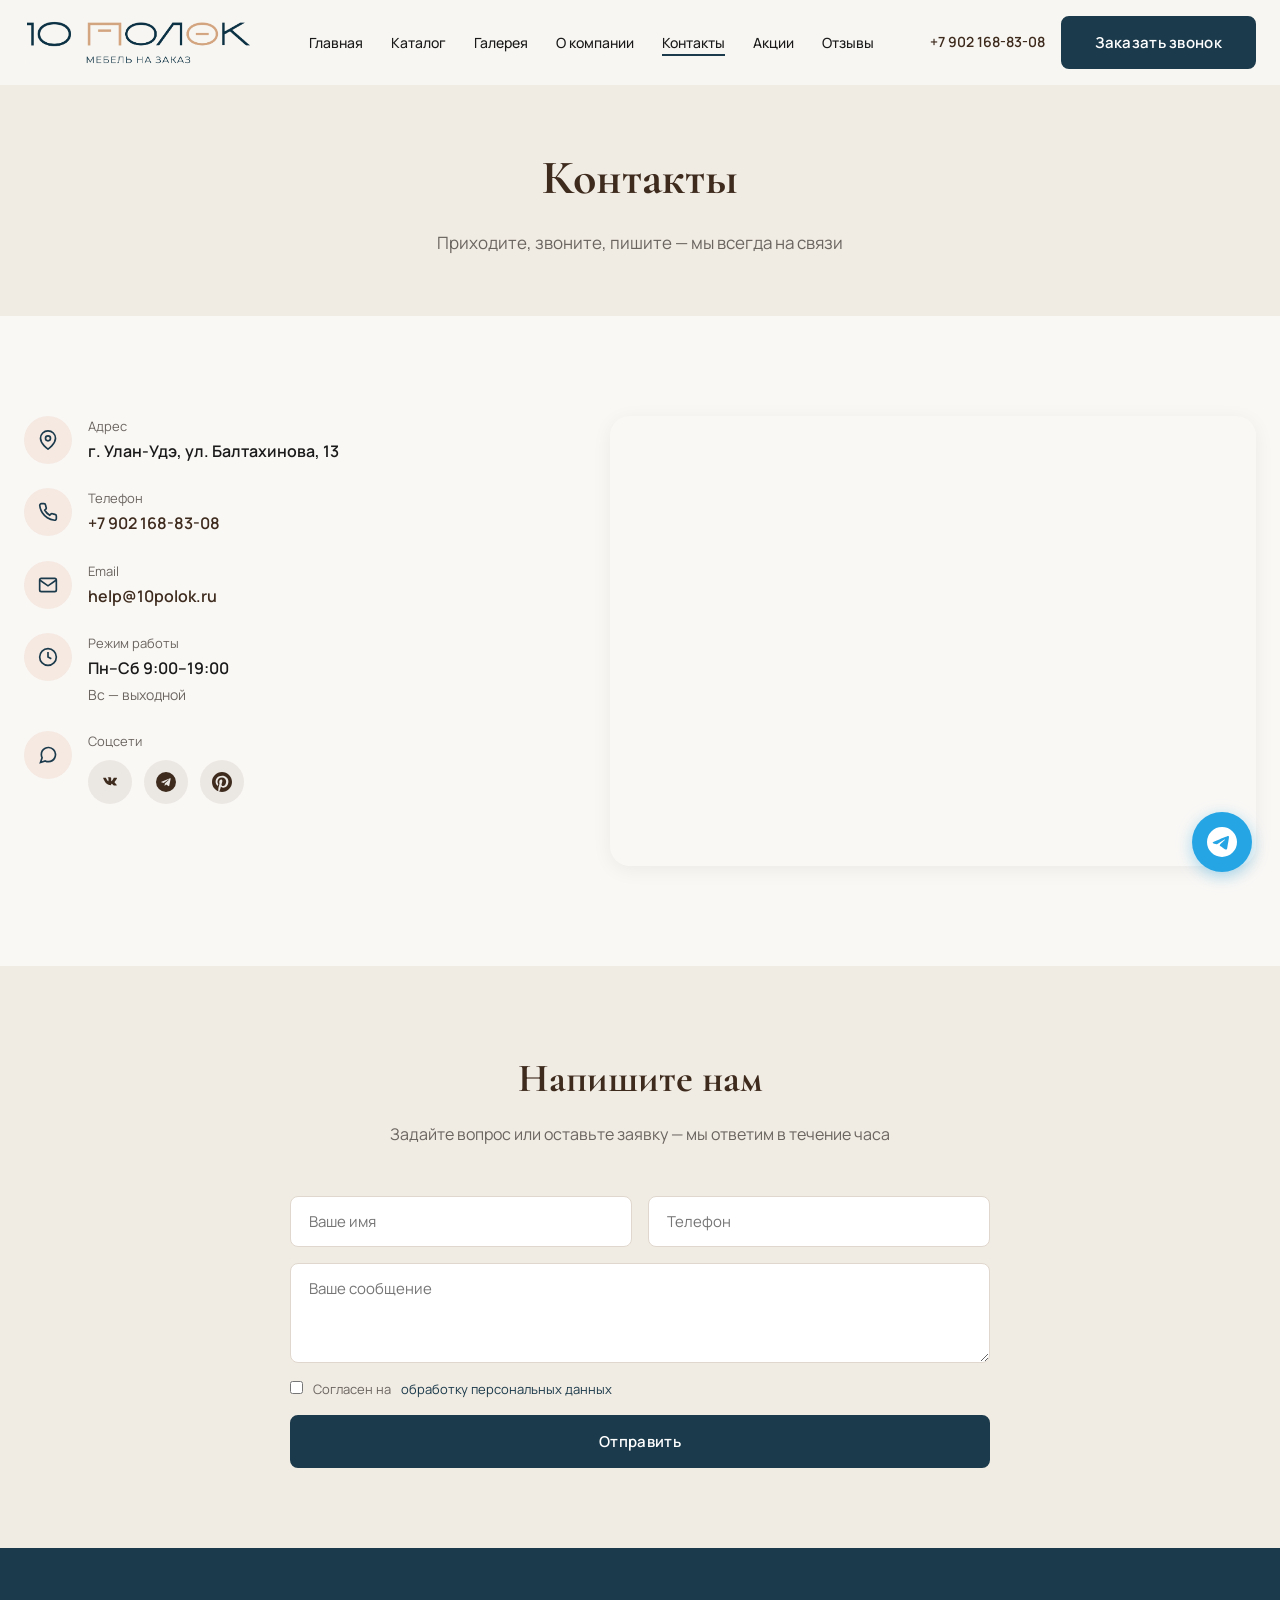
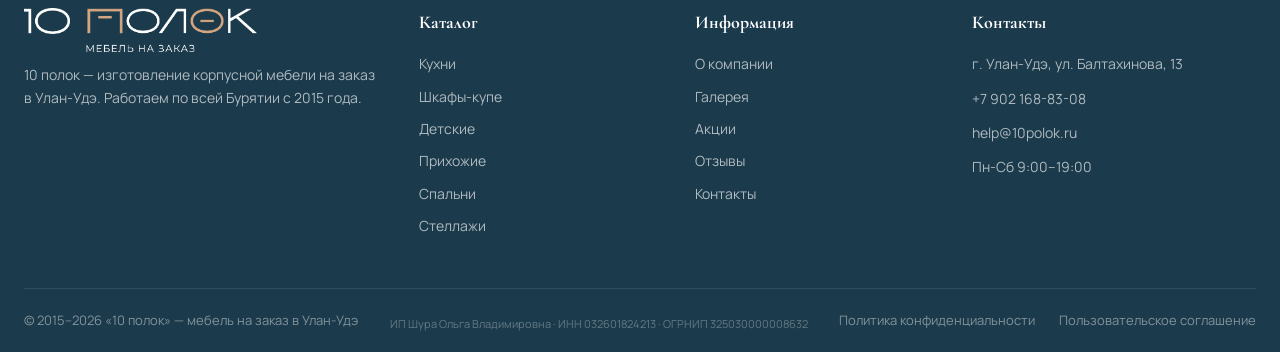
<file: contacts.html>
<!DOCTYPE html>
<html lang="ru">
<head>
  <meta charset="UTF-8">
  <meta name="viewport" content="width=device-width, initial-scale=1.0">
  <link rel="icon" type="image/svg+xml" href="/favicon.svg">
  <link rel="icon" type="image/x-icon" href="/favicon.ico" sizes="any">
  <title>Контакты — 10 полок | Улан-Удэ</title>
  <meta name="description" content="Контакты компании «10 полок» в Улан-Удэ. Адрес: ул. Балтахинова, 13. Телефон: +7 902 168-83-08. Работаем Пн-Сб 9:00-19:00.">
  <meta name="keywords" content="10 полок контакты, мебель Улан-Удэ адрес, телефон мебель на заказ">
  <link rel="canonical" href="https://www.10polok.ru/contacts.html">
  <meta property="og:type" content="website">
  <meta property="og:title" content="Контакты — 10 полок | Улан-Удэ">
  <meta property="og:description" content="Адрес: ул. Балтахинова, 13. Телефон: +7 902 168-83-08. Пн-Сб 9:00-19:00.">
  <meta property="og:url" content="https://www.10polok.ru/contacts.html">
  <meta property="og:site_name" content="10 полок">
  <meta property="og:locale" content="ru_RU">
  <meta property="og:image" content="https://www.10polok.ru/image/logo-color.png">
  <meta name="twitter:card" content="summary">
  <meta name="twitter:title" content="Контакты — 10 полок | Улан-Удэ">
  <meta name="twitter:description" content="Мебель на заказ в Улан-Удэ. Адрес, телефон, карта.">
  <meta http-equiv="X-Frame-Options" content="SAMEORIGIN">
  <meta http-equiv="X-Content-Type-Options" content="nosniff">
  <meta http-equiv="Content-Security-Policy" content="default-src 'self'; style-src 'self' 'unsafe-inline'; font-src 'self'; frame-src https://yandex.ru; connect-src 'self'; img-src 'self' data:; form-action 'self'; base-uri 'self';">
  <meta name="referrer" content="strict-origin-when-cross-origin">
  <link rel="stylesheet" href="css/style.css">
</head>
<body>

  <header class="header">
    <div class="container">
      <a href="index.html" class="logo"><img src="image/logo-color.webp" alt="10 полок — мебель на заказ"></a>
      <nav><ul class="nav-list">
        <li><a href="index.html">Главная</a></li>
        <li><a href="catalog.html">Каталог</a></li>
        <li><a href="gallery.html">Галерея</a></li>
        <li><a href="about.html">О компании</a></li>
        <li><a href="contacts.html" class="active">Контакты</a></li>
        <li><a href="promotions.html">Акции</a></li>
        <li><a href="reviews.html">Отзывы</a></li>
      </ul></nav>
      <div class="header-right">
        <a href="tel:+79021688308" class="header-phone">+7 902 168-83-08</a>
        <button class="btn-primary" data-modal="callback">Заказать звонок</button>
      </div>
      <button class="burger" aria-label="Меню"><span></span><span></span><span></span></button>
    </div>
  </header>

  <div class="mobile-menu">
    <a href="index.html">Главная</a><a href="catalog.html">Каталог</a><a href="gallery.html">Галерея</a>
    <a href="about.html">О компании</a><a href="contacts.html">Контакты</a><a href="promotions.html">Акции</a>
    <a href="reviews.html">Отзывы</a>
    <a href="tel:+79021688308" class="mobile-phone">+7 902 168-83-08</a>
  </div>

  <main>
    <div class="page-header">
      <div class="container">
        <h1>Контакты</h1>
        <p>Приходите, звоните, пишите — мы всегда на связи</p>
      </div>
    </div>

    <section class="section">
      <div class="container">
        <div class="contacts-grid reveal">
          <div class="contact-info-list">
            <div class="contact-item">
              <div class="contact-icon">
                <svg viewBox="0 0 24 24" fill="none" stroke="currentColor" stroke-width="2"><path d="M21 10c0 7-9 13-9 13s-9-6-9-13a9 9 0 0 1 18 0z"/><circle cx="12" cy="10" r="3"/></svg>
              </div>
              <div>
                <div class="contact-label">Адрес</div>
                <div class="contact-value">г. Улан-Удэ, ул. Балтахинова, 13</div>
              </div>
            </div>
            <div class="contact-item">
              <div class="contact-icon">
                <svg viewBox="0 0 24 24" fill="none" stroke="currentColor" stroke-width="2"><path d="M22 16.92v3a2 2 0 0 1-2.18 2 19.79 19.79 0 0 1-8.63-3.07 19.5 19.5 0 0 1-6-6 19.79 19.79 0 0 1-3.07-8.67A2 2 0 0 1 4.11 2h3a2 2 0 0 1 2 1.72c.127.96.361 1.903.7 2.81a2 2 0 0 1-.45 2.11L8.09 9.91a16 16 0 0 0 6 6l1.27-1.27a2 2 0 0 1 2.11-.45c.907.339 1.85.573 2.81.7A2 2 0 0 1 22 16.92z"/></svg>
              </div>
              <div>
                <div class="contact-label">Телефон</div>
                <div class="contact-value"><a href="tel:+79021688308">+7 902 168-83-08</a></div>
              </div>
            </div>
            <div class="contact-item">
              <div class="contact-icon">
                <svg viewBox="0 0 24 24" fill="none" stroke="currentColor" stroke-width="2"><path d="M4 4h16c1.1 0 2 .9 2 2v12c0 1.1-.9 2-2 2H4c-1.1 0-2-.9-2-2V6c0-1.1.9-2 2-2z"/><polyline points="22,6 12,13 2,6"/></svg>
              </div>
              <div>
                <div class="contact-label">Email</div>
                <div class="contact-value"><a href="mailto:help@10polok.ru">help@10polok.ru</a></div>
              </div>
            </div>
            <div class="contact-item">
              <div class="contact-icon">
                <svg viewBox="0 0 24 24" fill="none" stroke="currentColor" stroke-width="2"><circle cx="12" cy="12" r="10"/><polyline points="12 6 12 12 16 14"/></svg>
              </div>
              <div>
                <div class="contact-label">Режим работы</div>
                <div class="contact-value">Пн–Сб 9:00–19:00<br><span style="color:var(--text-secondary);font-size:14px;font-weight:400;">Вс — выходной</span></div>
              </div>
            </div>
            <div class="contact-item">
              <div class="contact-icon">
                <svg viewBox="0 0 24 24" fill="none" stroke="currentColor" stroke-width="2"><path d="M21 11.5a8.38 8.38 0 0 1-.9 3.8 8.5 8.5 0 0 1-7.6 4.7 8.38 8.38 0 0 1-3.8-.9L3 21l1.9-5.7a8.38 8.38 0 0 1-.9-3.8 8.5 8.5 0 0 1 4.7-7.6 8.38 8.38 0 0 1 3.8-.9h.5a8.48 8.48 0 0 1 8 8v.5z"/></svg>
              </div>
              <div>
                <div class="contact-label">Соцсети</div>
                <div class="contact-socials">
                  <a href="#" aria-label="ВКонтакте"><svg viewBox="0 0 24 24" fill="currentColor"><path d="M12.785 16.241s.288-.032.436-.194c.136-.148.132-.427.132-.427s-.02-1.304.587-1.496c.598-.189 1.366 1.26 2.18 1.817.616.42 1.084.328 1.084.328l2.178-.03s1.14-.07.6-.964c-.044-.073-.316-.661-1.624-1.869-1.37-1.264-1.186-1.06.463-3.249.504-.668 1.748-2.146 1.592-2.832-.148-.64-1.064-.472-1.064-.472l-2.453.015s-.182-.025-.317.056c-.133.079-.218.263-.218.263s-.39 1.04-.912 1.924c-1.1 1.867-1.54 1.967-1.72 1.85-.418-.273-.313-1.095-.313-1.68 0-1.826.277-2.588-.54-2.786-.272-.066-.471-.109-1.164-.116-.89-.009-1.643.003-2.07.212-.283.139-.502.448-.369.466.165.022.537.1.734.37.255.347.246 1.127.246 1.127s.146 2.15-.342 2.416c-.334.183-.793-.19-1.776-1.895-.503-.873-.883-1.84-.883-1.84s-.073-.18-.204-.276c-.158-.117-.38-.154-.38-.154l-2.335.015s-.35.01-.479.162c-.114.135-.009.414-.009.414s1.839 4.3 3.921 6.467c1.91 1.989 4.078 1.857 4.078 1.857h.983z"/></svg></a>
                  <a href="https://t.me/+79021688308" aria-label="Telegram"><svg viewBox="0 0 24 24" fill="currentColor"><path d="M11.944 0A12 12 0 1 0 24 12.056A12.01 12.01 0 0 0 11.944 0Zm5.654 8.22l-1.736 8.19c-.13.588-.48.73-.972.454l-2.685-1.98-1.295 1.247c-.143.143-.264.264-.54.264l.193-2.736 4.984-4.502c.217-.193-.047-.3-.336-.108L9.1 13.234l-2.636-.823c-.573-.18-.585-.573.12-.848l10.29-3.968c.478-.173.896.108.724.625z"/></svg></a>

                  <a href="https://pin.it/1v0pq0rSS" aria-label="Pinterest" target="_blank" rel="noopener noreferrer"><svg viewBox="0 0 24 24" fill="currentColor"><path d="M12 0C5.373 0 0 5.373 0 12c0 5.084 3.163 9.426 7.627 11.174-.105-.949-.2-2.405.042-3.441.218-.937 1.407-5.965 1.407-5.965s-.359-.719-.359-1.782c0-1.668.967-2.914 2.171-2.914 1.023 0 1.518.769 1.518 1.69 0 1.029-.655 2.568-.994 3.995-.283 1.194.599 2.169 1.777 2.169 2.133 0 3.772-2.249 3.772-5.495 0-2.873-2.064-4.882-5.012-4.882-3.414 0-5.418 2.561-5.418 5.207 0 1.031.397 2.138.893 2.738a.36.36 0 0 1 .083.345l-.333 1.36c-.053.22-.174.267-.402.161-1.499-.698-2.436-2.889-2.436-4.649 0-3.785 2.75-7.262 7.929-7.262 4.163 0 7.398 2.967 7.398 6.931 0 4.136-2.607 7.464-6.227 7.464-1.216 0-2.359-.631-2.75-1.378l-.748 2.853c-.271 1.043-1.002 2.35-1.492 3.146C9.57 23.812 10.763 24 12 24c6.627 0 12-5.373 12-12S18.627 0 12 0z"/></svg></a>
                </div>
              </div>
            </div>
          </div>

          <div class="map-container">
            <iframe src="https://yandex.ru/map-widget/v1/?ll=107.584939%2C51.833507&z=16&pt=107.584939%2C51.833507%2Cpm2rdm" width="100%" height="450" frameborder="0" loading="lazy" sandbox="allow-scripts allow-same-origin allow-popups" title="Карта — 10 полок, ул. Балтахинова, 13, Улан-Удэ"></iframe>
          </div>
        </div>
      </div>
    </section>

    <!-- CONTACT FORM -->
    <section class="cta-section">
      <div class="container">
        <div class="cta-inner reveal">
          <h2 class="section-title">Напишите нам</h2>
          <p class="section-subtitle">Задайте вопрос или оставьте заявку — мы ответим в течение часа</p>
          <form class="cta-form">
            <div class="form-group"><input type="text" class="form-input" name="name" placeholder="Ваше имя" required></div>
            <div class="form-group"><input type="tel" class="form-input" name="phone" placeholder="Телефон" required></div>
            <div class="form-group full-width">
              <textarea class="form-textarea" name="message" placeholder="Ваше сообщение"></textarea>
            </div>
            <div class="form-group full-width">
              <label class="checkbox-group"><input type="checkbox" required>Согласен на <a href="privacy.html" target="_blank" rel="noopener noreferrer" style="color:var(--accent-terracotta);">обработку персональных данных</a></label>
            </div>
            <div class="form-group full-width"><button type="submit" class="btn-primary" style="width:100%;">Отправить</button></div>
            <div class="form-success full-width">Спасибо! Мы свяжемся с вами в ближайшее время.</div>
          </form>
        </div>
      </div>
    </section>
  </main>

  <footer class="footer">
    <div class="container">
      <div class="footer-grid">
        <div class="footer-logo">
          <img src="image/logo-footer.webp" alt="10 полок" style="height:44px;margin-bottom:12px;">
          <p class="footer-desc">10 полок — изготовление корпусной мебели на заказ в Улан-Удэ. Работаем по всей Бурятии с 2015 года.</p>
        </div>
        <div><h4>Каталог</h4><div class="footer-links">
          <a href="catalog.html#kitchens">Кухни</a><a href="catalog.html#wardrobes">Шкафы-купе</a>
          <a href="catalog.html#kids">Детские</a><a href="catalog.html#hallway">Прихожие</a>
          <a href="catalog.html#bedroom">Спальни</a><a href="catalog.html#shelves">Стеллажи</a>
        </div></div>
        <div><h4>Информация</h4><div class="footer-links">
          <a href="about.html">О компании</a><a href="gallery.html">Галерея</a>
          <a href="promotions.html">Акции</a><a href="reviews.html">Отзывы</a><a href="contacts.html">Контакты</a>
        </div></div>
        <div><h4>Контакты</h4>
          <div class="footer-contact-item">г. Улан-Удэ, ул. Балтахинова, 13</div>
          <div class="footer-contact-item"><a href="tel:+79021688308">+7 902 168-83-08</a></div>
          <div class="footer-contact-item">help@10polok.ru</div>
          <div class="footer-contact-item">Пн-Сб 9:00–19:00</div>
        </div>
      </div>
      <div class="footer-bottom">
        <span>&copy; 2015–2026 &laquo;10 полок&raquo; — мебель на заказ в Улан-Удэ</span>
        <span style="display:block;font-size:0.85em;opacity:0.7;margin-top:6px;">ИП Шура Ольга Владимировна &middot; ИНН 032601824213 &middot; ОГРНИП 325030000008632</span>
        <div class="footer-bottom-links">
          <a href="privacy.html">Политика конфиденциальности</a><a href="terms.html">Пользовательское соглашение</a>
        </div>
      </div>
    </div>
  </footer>

  <div class="modal-overlay">
    <div class="modal">
      <button class="modal-close">&times;</button>
      <h3>Заказать звонок</h3>
      <p>Оставьте номер — мы перезвоним в ближайшее время</p>
      <form class="modal-form">
        <input type="text" class="form-input" name="name" placeholder="Ваше имя" required>
        <input type="tel" class="form-input" name="phone" placeholder="Телефон" required>
        <label class="checkbox-group"><input type="checkbox" required>Согласен на <a href="privacy.html" target="_blank" rel="noopener noreferrer" style="color:var(--accent-terracotta);">обработку персональных данных</a></label>
        <button type="submit" class="btn-primary" style="width:100%;">Отправить</button>
        <div class="form-success">Спасибо! Мы перезвоним в ближайшее время.</div>
      </form>
    </div>
  </div>

  <!-- TELEGRAM -->
  <a href="https://t.me/+79021688308" class="tg-btn" target="_blank" rel="noopener noreferrer" aria-label="Telegram">
    <svg viewBox="0 0 24 24"><path d="M11.944 0A12 12 0 0 0 0 12a12 12 0 0 0 12 12 12 12 0 0 0 12-12A12 12 0 0 0 12 0a12 12 0 0 0-.056 0zm4.962 7.224c.1-.002.321.023.465.14a.506.506 0 0 1 .171.325c.016.093.036.306.02.472-.18 1.898-.962 6.502-1.36 8.627-.168.9-.499 1.201-.82 1.23-.696.065-1.225-.46-1.9-.902-1.056-.693-1.653-1.124-2.678-1.8-1.185-.78-.417-1.21.258-1.91.177-.184 3.247-2.977 3.307-3.23.007-.032.014-.15-.056-.212s-.174-.041-.249-.024c-.106.024-1.793 1.14-5.061 3.345-.479.33-.913.492-1.302.48-.428-.013-1.252-.242-1.865-.44-.751-.245-1.349-.374-1.297-.789.027-.216.325-.437.893-.663 3.498-1.524 5.83-2.529 6.998-3.014 3.332-1.386 4.025-1.627 4.476-1.635z"/></svg>
  </a>

  <script src="js/main.js"></script>
</body>
</html>
</file>
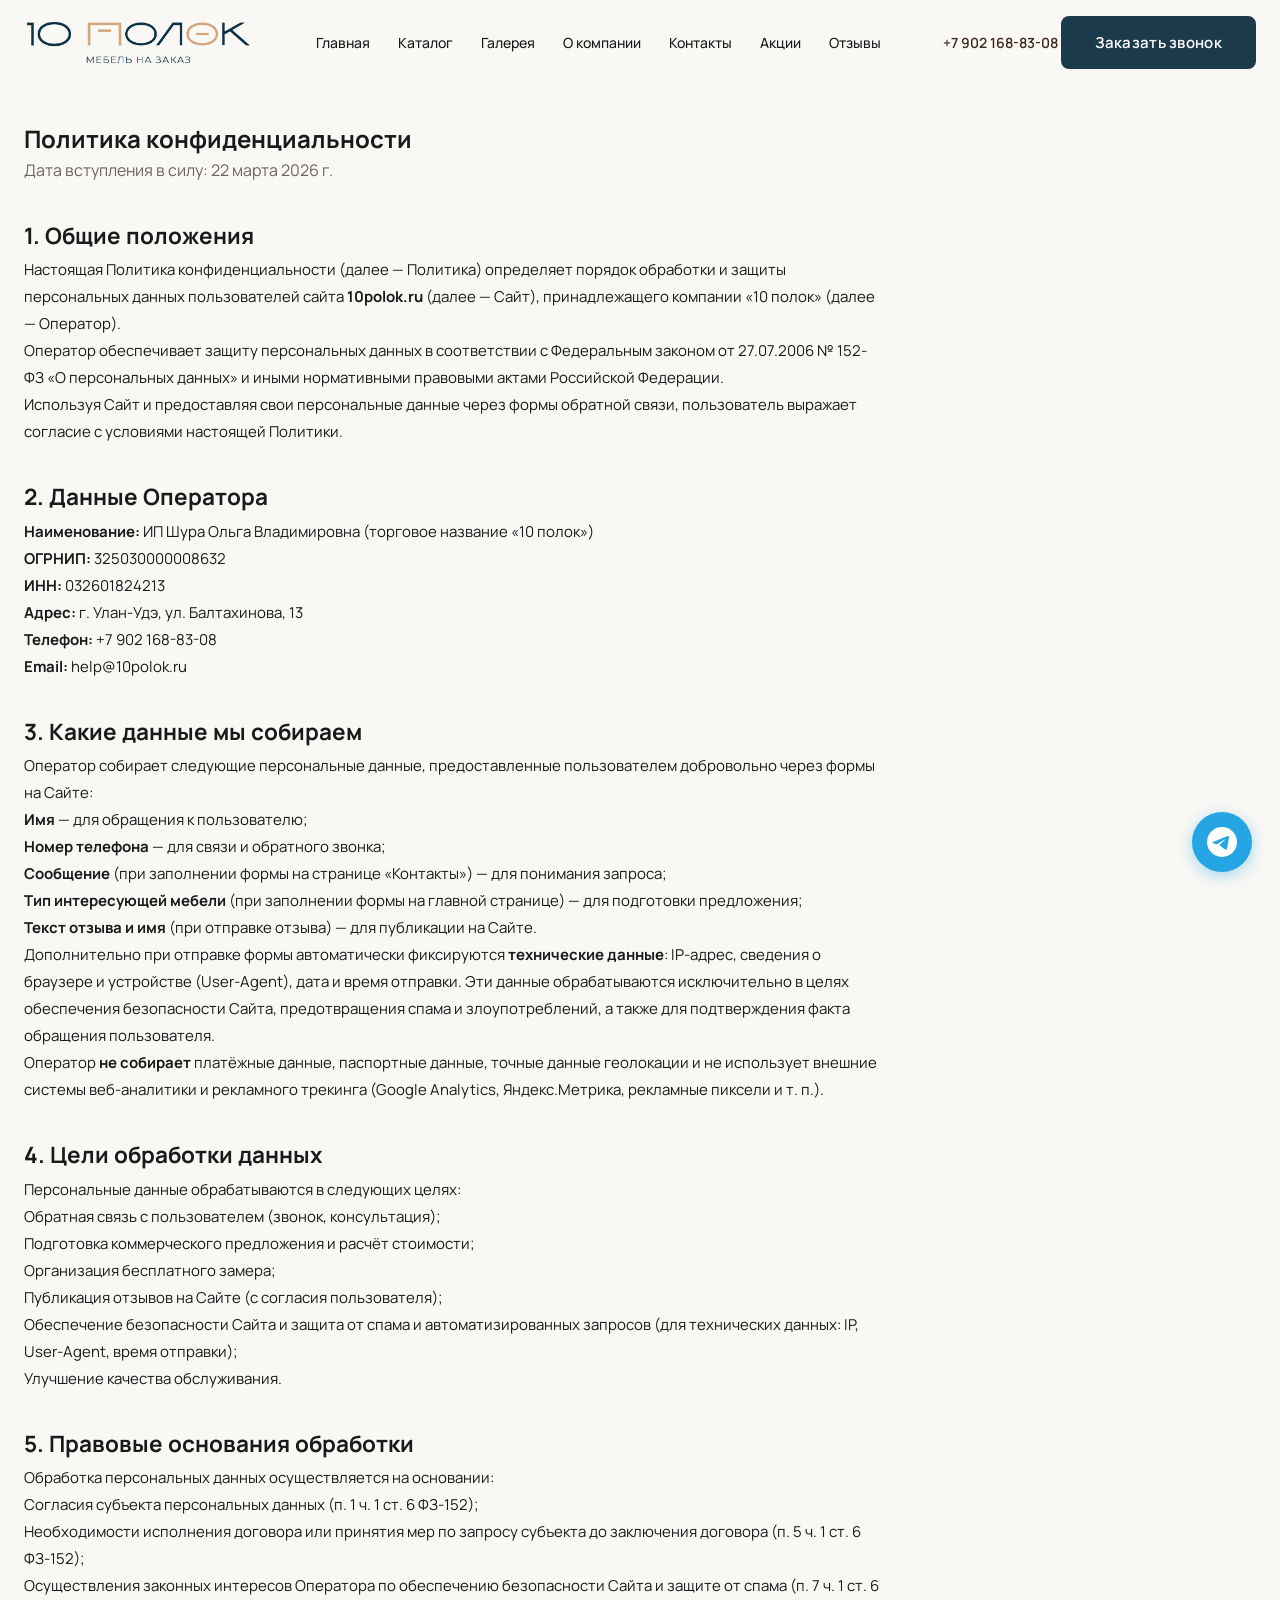
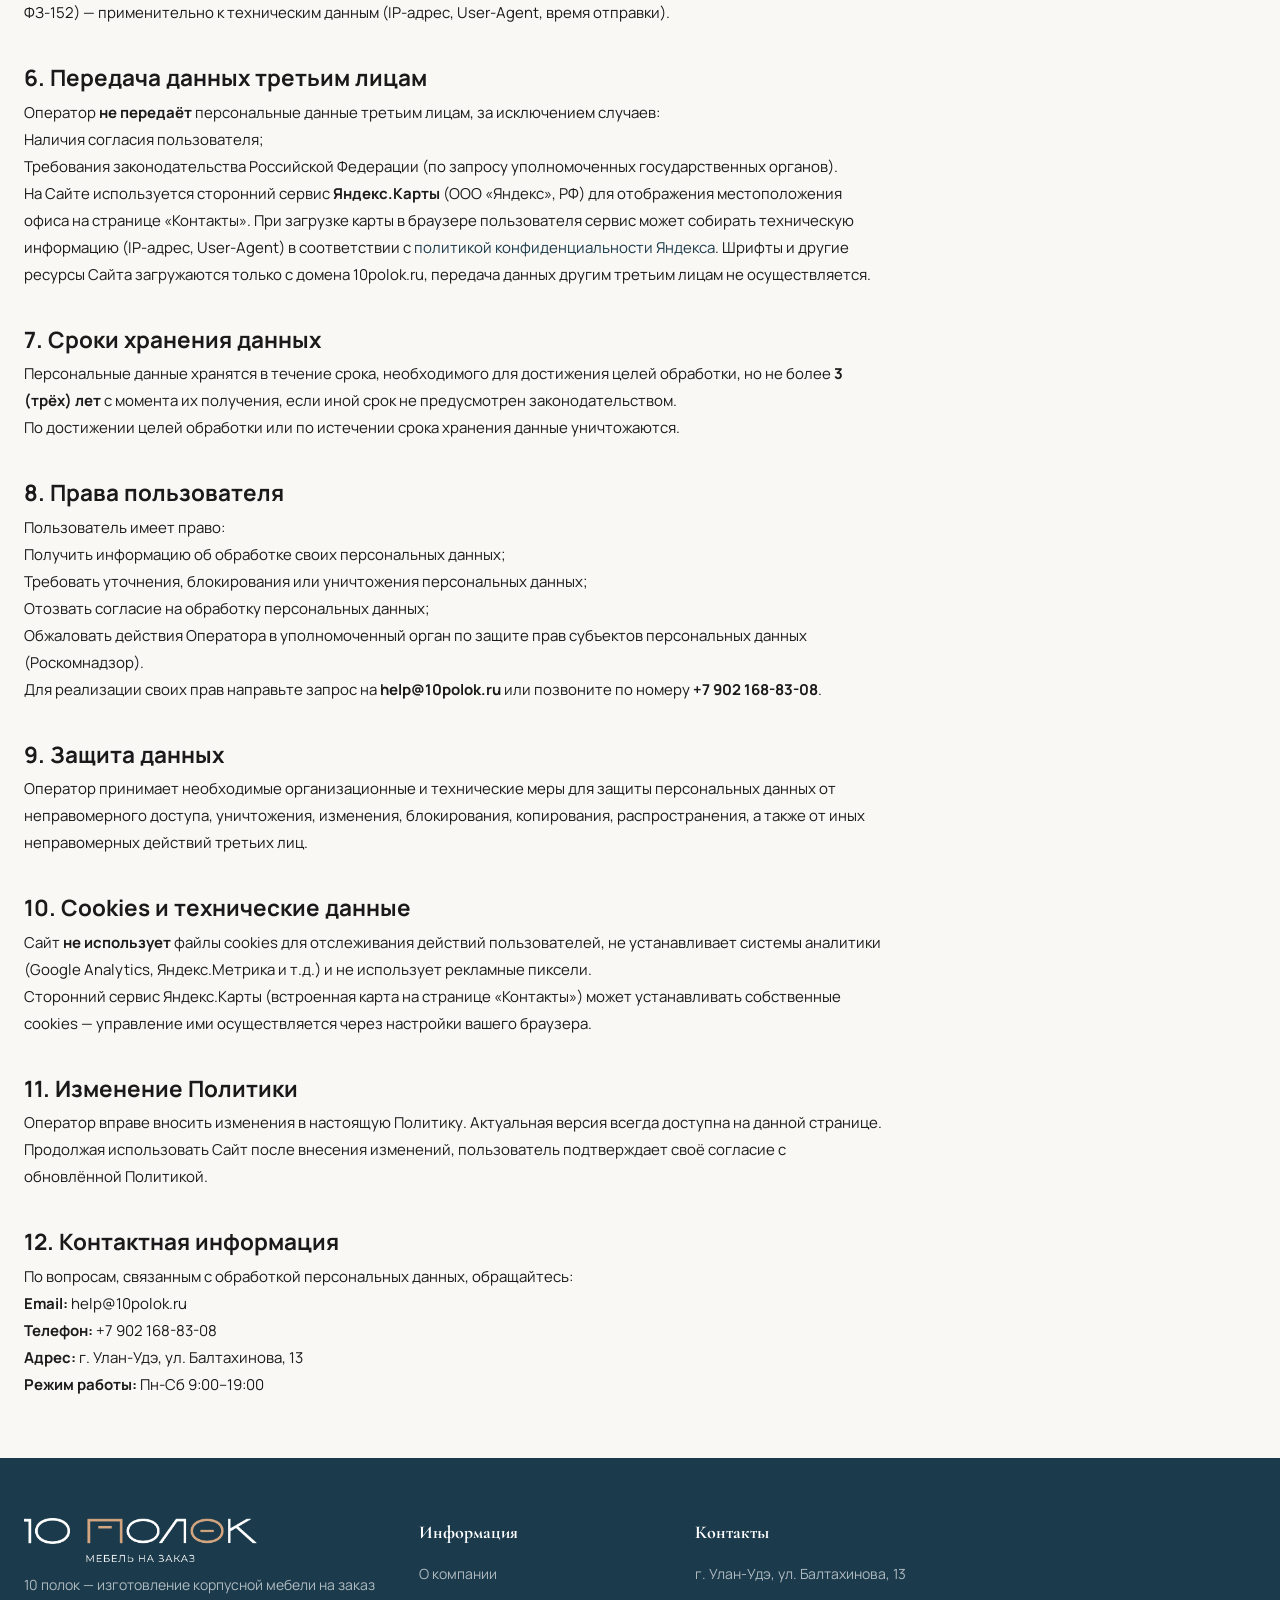
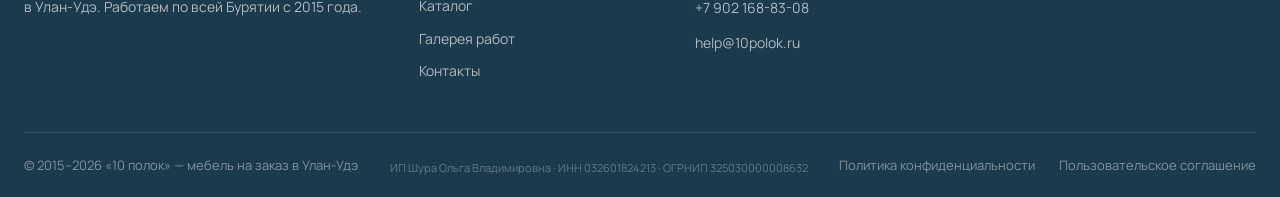
<file: privacy.html>
<!DOCTYPE html>
<html lang="ru">
<head>
  <meta charset="UTF-8">
  <meta name="viewport" content="width=device-width, initial-scale=1.0">
  <link rel="icon" type="image/svg+xml" href="/favicon.svg">
  <link rel="icon" type="image/x-icon" href="/favicon.ico" sizes="any">
  <title>Политика конфиденциальности — 10 полок | Улан-Удэ</title>
  <meta name="description" content="Политика конфиденциальности сайта «10 полок». Порядок обработки и защиты персональных данных.">
  <link rel="canonical" href="https://www.10polok.ru/privacy.html">
  <meta property="og:type" content="website">
  <meta property="og:title" content="Политика конфиденциальности — 10 полок">
  <meta property="og:description" content="Порядок обработки и защиты персональных данных на сайте «10 полок».">
  <meta property="og:url" content="https://www.10polok.ru/privacy.html">
  <meta property="og:site_name" content="10 полок">
  <meta property="og:locale" content="ru_RU">
  <meta http-equiv="X-Frame-Options" content="SAMEORIGIN">
  <meta http-equiv="X-Content-Type-Options" content="nosniff">
  <meta http-equiv="Content-Security-Policy" content="default-src 'self'; style-src 'self' 'unsafe-inline'; font-src 'self'; frame-src https://yandex.ru; connect-src 'self'; img-src 'self' data:; form-action 'self'; base-uri 'self';">
  <meta name="referrer" content="strict-origin-when-cross-origin">
  <link rel="stylesheet" href="css/style.css">
</head>
<body>

  <!-- HEADER -->
  <header class="header">
    <div class="container">
      <a href="index.html" class="logo"><img src="image/logo-color.webp" alt="10 полок — мебель на заказ"></a>
      <nav>
        <ul class="nav-list">
          <li><a href="index.html">Главная</a></li>
          <li><a href="catalog.html">Каталог</a></li>
          <li><a href="gallery.html">Галерея</a></li>
          <li><a href="about.html">О компании</a></li>
          <li><a href="contacts.html">Контакты</a></li>
          <li><a href="promotions.html">Акции</a></li>
          <li><a href="reviews.html">Отзывы</a></li>
        </ul>
      </nav>
      <div class="header-actions">
        <a href="tel:+79021688308" class="header-phone">+7 902 168-83-08</a>
        <button class="btn-primary btn-sm" data-modal="callback">Заказать звонок</button>
        <button class="burger" aria-label="Меню">
          <span></span><span></span><span></span>
        </button>
      </div>
    </div>
  </header>

  <main>
    <section style="padding:120px 0 60px;">
      <div class="container">
        <h1>Политика конфиденциальности</h1>
        <p style="color:var(--text-secondary);margin-bottom:32px;">Дата вступления в силу: 22 марта 2026 г.</p>

        <div style="max-width:860px;line-height:1.8;font-size:15px;">

          <h2 style="margin-top:32px;">1. Общие положения</h2>
          <p>Настоящая Политика конфиденциальности (далее — Политика) определяет порядок обработки и защиты персональных данных пользователей сайта <strong>10polok.ru</strong> (далее — Сайт), принадлежащего компании «10 полок» (далее — Оператор).</p>
          <p>Оператор обеспечивает защиту персональных данных в соответствии с Федеральным законом от 27.07.2006 № 152-ФЗ «О персональных данных» и иными нормативными правовыми актами Российской Федерации.</p>
          <p>Используя Сайт и предоставляя свои персональные данные через формы обратной связи, пользователь выражает согласие с условиями настоящей Политики.</p>

          <h2 style="margin-top:32px;">2. Данные Оператора</h2>
          <ul>
            <li><strong>Наименование:</strong> ИП Шура Ольга Владимировна (торговое название «10 полок»)</li>
            <li><strong>ОГРНИП:</strong> 325030000008632</li>
            <li><strong>ИНН:</strong> 032601824213</li>
            <li><strong>Адрес:</strong> г. Улан-Удэ, ул. Балтахинова, 13</li>
            <li><strong>Телефон:</strong> +7 902 168-83-08</li>
            <li><strong>Email:</strong> help@10polok.ru</li>
          </ul>

          <h2 style="margin-top:32px;">3. Какие данные мы собираем</h2>
          <p>Оператор собирает следующие персональные данные, предоставленные пользователем добровольно через формы на Сайте:</p>
          <ul>
            <li><strong>Имя</strong> — для обращения к пользователю;</li>
            <li><strong>Номер телефона</strong> — для связи и обратного звонка;</li>
            <li><strong>Сообщение</strong> (при заполнении формы на странице «Контакты») — для понимания запроса;</li>
            <li><strong>Тип интересующей мебели</strong> (при заполнении формы на главной странице) — для подготовки предложения;</li>
            <li><strong>Текст отзыва и имя</strong> (при отправке отзыва) — для публикации на Сайте.</li>
          </ul>
          <p>Дополнительно при отправке формы автоматически фиксируются <strong>технические данные</strong>: IP-адрес, сведения о браузере и устройстве (User-Agent), дата и время отправки. Эти данные обрабатываются исключительно в целях обеспечения безопасности Сайта, предотвращения спама и злоупотреблений, а также для подтверждения факта обращения пользователя.</p>
          <p>Оператор <strong>не собирает</strong> платёжные данные, паспортные данные, точные данные геолокации и не использует внешние системы веб-аналитики и рекламного трекинга (Google Analytics, Яндекс.Метрика, рекламные пиксели и т. п.).</p>

          <h2 style="margin-top:32px;">4. Цели обработки данных</h2>
          <p>Персональные данные обрабатываются в следующих целях:</p>
          <ul>
            <li>Обратная связь с пользователем (звонок, консультация);</li>
            <li>Подготовка коммерческого предложения и расчёт стоимости;</li>
            <li>Организация бесплатного замера;</li>
            <li>Публикация отзывов на Сайте (с согласия пользователя);</li>
            <li>Обеспечение безопасности Сайта и защита от спама и автоматизированных запросов (для технических данных: IP, User-Agent, время отправки);</li>
            <li>Улучшение качества обслуживания.</li>
          </ul>

          <h2 style="margin-top:32px;">5. Правовые основания обработки</h2>
          <p>Обработка персональных данных осуществляется на основании:</p>
          <ul>
            <li>Согласия субъекта персональных данных (п. 1 ч. 1 ст. 6 ФЗ-152);</li>
            <li>Необходимости исполнения договора или принятия мер по запросу субъекта до заключения договора (п. 5 ч. 1 ст. 6 ФЗ-152);</li>
            <li>Осуществления законных интересов Оператора по обеспечению безопасности Сайта и защите от спама (п. 7 ч. 1 ст. 6 ФЗ-152) — применительно к техническим данным (IP-адрес, User-Agent, время отправки).</li>
          </ul>

          <h2 style="margin-top:32px;">6. Передача данных третьим лицам</h2>
          <p>Оператор <strong>не передаёт</strong> персональные данные третьим лицам, за исключением случаев:</p>
          <ul>
            <li>Наличия согласия пользователя;</li>
            <li>Требования законодательства Российской Федерации (по запросу уполномоченных государственных органов).</li>
          </ul>
          <p>На Сайте используется сторонний сервис <strong>Яндекс.Карты</strong> (ООО «Яндекс», РФ) для отображения местоположения офиса на странице «Контакты». При загрузке карты в браузере пользователя сервис может собирать техническую информацию (IP-адрес, User-Agent) в соответствии с <a href="https://yandex.ru/legal/confidential/" target="_blank" rel="noopener noreferrer" style="color:var(--accent-terracotta);">политикой конфиденциальности Яндекса</a>. Шрифты и другие ресурсы Сайта загружаются только с домена 10polok.ru, передача данных другим третьим лицам не осуществляется.</p>

          <h2 style="margin-top:32px;">7. Сроки хранения данных</h2>
          <p>Персональные данные хранятся в течение срока, необходимого для достижения целей обработки, но не более <strong>3 (трёх) лет</strong> с момента их получения, если иной срок не предусмотрен законодательством.</p>
          <p>По достижении целей обработки или по истечении срока хранения данные уничтожаются.</p>

          <h2 style="margin-top:32px;">8. Права пользователя</h2>
          <p>Пользователь имеет право:</p>
          <ul>
            <li>Получить информацию об обработке своих персональных данных;</li>
            <li>Требовать уточнения, блокирования или уничтожения персональных данных;</li>
            <li>Отозвать согласие на обработку персональных данных;</li>
            <li>Обжаловать действия Оператора в уполномоченный орган по защите прав субъектов персональных данных (Роскомнадзор).</li>
          </ul>
          <p>Для реализации своих прав направьте запрос на <strong>help@10polok.ru</strong> или позвоните по номеру <strong>+7 902 168-83-08</strong>.</p>

          <h2 style="margin-top:32px;">9. Защита данных</h2>
          <p>Оператор принимает необходимые организационные и технические меры для защиты персональных данных от неправомерного доступа, уничтожения, изменения, блокирования, копирования, распространения, а также от иных неправомерных действий третьих лиц.</p>

          <h2 style="margin-top:32px;">10. Cookies и технические данные</h2>
          <p>Сайт <strong>не использует</strong> файлы cookies для отслеживания действий пользователей, не устанавливает системы аналитики (Google Analytics, Яндекс.Метрика и т.д.) и не использует рекламные пиксели.</p>
          <p>Сторонний сервис Яндекс.Карты (встроенная карта на странице «Контакты») может устанавливать собственные cookies — управление ими осуществляется через настройки вашего браузера.</p>

          <h2 style="margin-top:32px;">11. Изменение Политики</h2>
          <p>Оператор вправе вносить изменения в настоящую Политику. Актуальная версия всегда доступна на данной странице. Продолжая использовать Сайт после внесения изменений, пользователь подтверждает своё согласие с обновлённой Политикой.</p>

          <h2 style="margin-top:32px;">12. Контактная информация</h2>
          <p>По вопросам, связанным с обработкой персональных данных, обращайтесь:</p>
          <ul>
            <li><strong>Email:</strong> help@10polok.ru</li>
            <li><strong>Телефон:</strong> +7 902 168-83-08</li>
            <li><strong>Адрес:</strong> г. Улан-Удэ, ул. Балтахинова, 13</li>
            <li><strong>Режим работы:</strong> Пн-Сб 9:00–19:00</li>
          </ul>
        </div>
      </div>
    </section>
  </main>

  <!-- FOOTER -->
  <footer class="footer">
    <div class="container">
      <div class="footer-grid">
        <div class="footer-logo">
          <img src="image/logo-footer.webp" alt="10 полок" style="height:44px;margin-bottom:12px;">
          <p class="footer-desc">10 полок — изготовление корпусной мебели на заказ в Улан-Удэ. Работаем по всей Бурятии с 2015 года.</p>
        </div>
        <div>
          <h4>Информация</h4>
          <div class="footer-links">
            <a href="about.html">О компании</a>
            <a href="catalog.html">Каталог</a>
            <a href="gallery.html">Галерея работ</a>
            <a href="contacts.html">Контакты</a>
          </div>
        </div>
        <div>
          <h4>Контакты</h4>
          <div class="footer-contact-item">
            г. Улан-Удэ, ул. Балтахинова, 13
          </div>
          <div class="footer-contact-item">
            <a href="tel:+79021688308">+7 902 168-83-08</a>
          </div>
          <div class="footer-contact-item">
            help@10polok.ru
          </div>
        </div>
      </div>
      <div class="footer-bottom">
        <span>&copy; 2015–2026 &laquo;10 полок&raquo; — мебель на заказ в Улан-Удэ</span>
        <span style="display:block;font-size:0.85em;opacity:0.7;margin-top:6px;">ИП Шура Ольга Владимировна &middot; ИНН 032601824213 &middot; ОГРНИП 325030000008632</span>
        <div class="footer-bottom-links">
          <a href="privacy.html">Политика конфиденциальности</a>
          <a href="terms.html">Пользовательское соглашение</a>
        </div>
      </div>
    </div>
  </footer>

  <!-- MODAL CALLBACK -->
  <div class="modal-overlay">
    <div class="modal">
      <button class="modal-close">&times;</button>
      <h3>Заказать звонок</h3>
      <p>Оставьте номер — мы перезвоним в ближайшее время</p>
      <form class="modal-form">
        <input type="text" class="form-input" name="name" placeholder="Ваше имя" required>
        <input type="tel" class="form-input" name="phone" placeholder="Телефон" required>
        <label class="checkbox-group">
          <input type="checkbox" required>
          Согласен на <a href="privacy.html" target="_blank" rel="noopener noreferrer" style="color:var(--accent-terracotta);">обработку персональных данных</a>
        </label>
        <button type="submit" class="btn-primary" style="width:100%;">Отправить</button>
        <div class="form-success">Спасибо! Мы перезвоним в ближайшее время.</div>
      </form>
    </div>
  </div>

  <!-- TELEGRAM -->
  <a href="https://t.me/+79021688308" class="tg-btn" target="_blank" rel="noopener noreferrer" aria-label="Telegram">
    <svg viewBox="0 0 24 24"><path d="M11.944 0A12 12 0 0 0 0 12a12 12 0 0 0 12 12 12 12 0 0 0 12-12A12 12 0 0 0 12 0a12 12 0 0 0-.056 0zm4.962 7.224c.1-.002.321.023.465.14a.506.506 0 0 1 .171.325c.016.093.036.306.02.472-.18 1.898-.962 6.502-1.36 8.627-.168.9-.499 1.201-.82 1.23-.696.065-1.225-.46-1.9-.902-1.056-.693-1.653-1.124-2.678-1.8-1.185-.78-.417-1.21.258-1.91.177-.184 3.247-2.977 3.307-3.23.007-.032.014-.15-.056-.212s-.174-.041-.249-.024c-.106.024-1.793 1.14-5.061 3.345-.479.33-.913.492-1.302.48-.428-.013-1.252-.242-1.865-.44-.751-.245-1.349-.374-1.297-.789.027-.216.325-.437.893-.663 3.498-1.524 5.83-2.529 6.998-3.014 3.332-1.386 4.025-1.627 4.476-1.635z"/></svg>
  </a>

  <script src="js/main.js"></script>
</body>
</html>
</file>
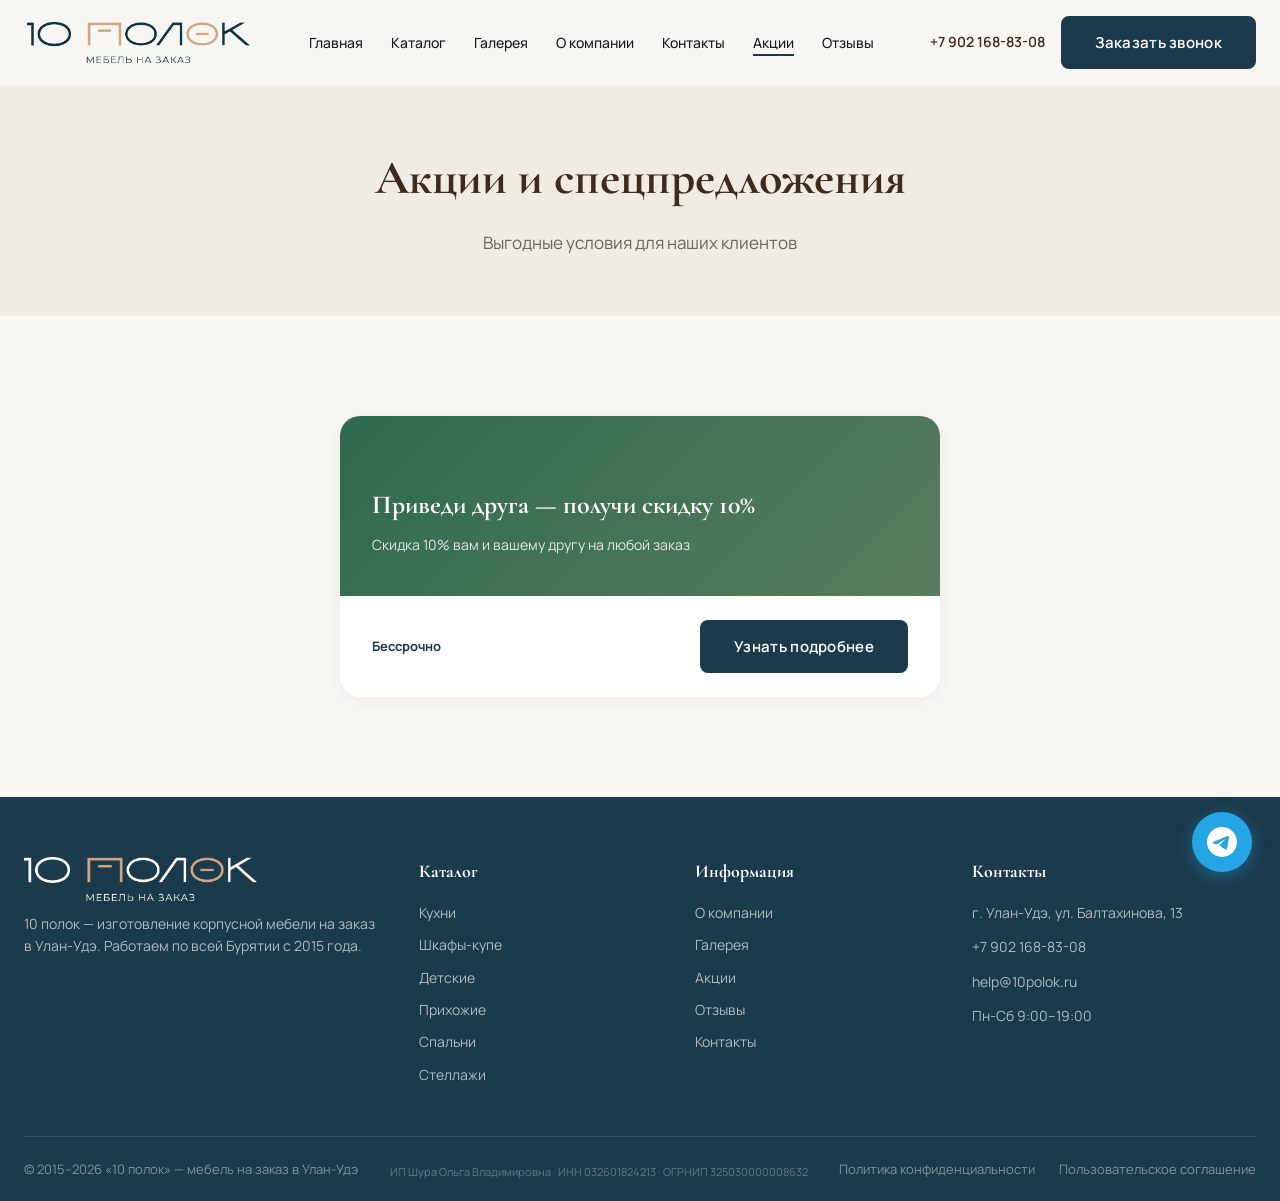
<file: promotions.html>
<!DOCTYPE html>
<html lang="ru">
<head>
  <meta charset="UTF-8">
  <meta name="viewport" content="width=device-width, initial-scale=1.0">
  <link rel="icon" type="image/svg+xml" href="/favicon.svg">
  <link rel="icon" type="image/x-icon" href="/favicon.ico" sizes="any">
  <title>Акции — 10 полок | Улан-Удэ</title>
  <meta name="description" content="Акции и специальные предложения на мебель на заказ от компании «10 полок» в Улан-Удэ. Скидки, рассрочка 0%.">
  <meta name="keywords" content="акции мебель, скидки мебель на заказ, рассрочка мебель Улан-Удэ, 10 полок акции">
  <link rel="canonical" href="https://www.10polok.ru/promotions.html">
  <meta property="og:type" content="website">
  <meta property="og:title" content="Акции — 10 полок | Улан-Удэ">
  <meta property="og:description" content="Акции и спецпредложения на мебель на заказ в Улан-Удэ. Рассрочка 0%.">
  <meta property="og:url" content="https://www.10polok.ru/promotions.html">
  <meta property="og:site_name" content="10 полок">
  <meta property="og:locale" content="ru_RU">
  <meta property="og:image" content="https://www.10polok.ru/image/logo-color.png">
  <meta name="twitter:card" content="summary">
  <meta name="twitter:title" content="Акции — 10 полок | Улан-Удэ">
  <meta name="twitter:description" content="Скидки и акции на мебель на заказ в Улан-Удэ.">
  <meta http-equiv="X-Frame-Options" content="SAMEORIGIN">
  <meta http-equiv="X-Content-Type-Options" content="nosniff">
  <meta http-equiv="Content-Security-Policy" content="default-src 'self'; style-src 'self' 'unsafe-inline'; font-src 'self'; frame-src https://yandex.ru; connect-src 'self'; img-src 'self' data:; form-action 'self'; base-uri 'self';">
  <meta name="referrer" content="strict-origin-when-cross-origin">
  <link rel="stylesheet" href="css/style.css">
</head>
<body>

  <header class="header">
    <div class="container">
      <a href="index.html" class="logo"><img src="image/logo-color.webp" alt="10 полок — мебель на заказ"></a>
      <nav><ul class="nav-list">
        <li><a href="index.html">Главная</a></li>
        <li><a href="catalog.html">Каталог</a></li>
        <li><a href="gallery.html">Галерея</a></li>
        <li><a href="about.html">О компании</a></li>
        <li><a href="contacts.html">Контакты</a></li>
        <li><a href="promotions.html" class="active">Акции</a></li>
        <li><a href="reviews.html">Отзывы</a></li>
      </ul></nav>
      <div class="header-right">
        <a href="tel:+79021688308" class="header-phone">+7 902 168-83-08</a>
        <button class="btn-primary" data-modal="callback">Заказать звонок</button>
      </div>
      <button class="burger" aria-label="Меню"><span></span><span></span><span></span></button>
    </div>
  </header>

  <div class="mobile-menu">
    <a href="index.html">Главная</a><a href="catalog.html">Каталог</a><a href="gallery.html">Галерея</a>
    <a href="about.html">О компании</a><a href="contacts.html">Контакты</a><a href="promotions.html">Акции</a>
    <a href="reviews.html">Отзывы</a>
    <a href="tel:+79021688308" class="mobile-phone">+7 902 168-83-08</a>
  </div>

  <main>
    <div class="page-header">
      <div class="container">
        <h1>Акции и спецпредложения</h1>
        <p>Выгодные условия для наших клиентов</p>
      </div>
    </div>

    <section class="section">
      <div class="container">
        <div class="promos-grid" style="grid-template-columns: 1fr; max-width: 600px; margin: 0 auto;">
          <div class="promo-card reveal">
            <div class="promo-top" style="background: linear-gradient(135deg, #2D6A4F, #5B7C5E);">
              <h3>Приведи друга — получи скидку 10%</h3>
              <p>Скидка 10% вам и вашему другу на любой заказ</p>
            </div>
            <div class="promo-bottom">
              <span class="promo-deadline"><strong>Бессрочно</strong></span>
              <button class="btn-primary" data-modal="callback">Узнать подробнее</button>
            </div>
          </div>
        </div>
      </div>
    </section>
  </main>

  <footer class="footer">
    <div class="container">
      <div class="footer-grid">
        <div class="footer-logo">
          <img src="image/logo-footer.webp" alt="10 полок" style="height:44px;margin-bottom:12px;">
          <p class="footer-desc">10 полок — изготовление корпусной мебели на заказ в Улан-Удэ. Работаем по всей Бурятии с 2015 года.</p>
        </div>
        <div><h4>Каталог</h4><div class="footer-links">
          <a href="catalog.html#kitchens">Кухни</a><a href="catalog.html#wardrobes">Шкафы-купе</a>
          <a href="catalog.html#kids">Детские</a><a href="catalog.html#hallway">Прихожие</a>
          <a href="catalog.html#bedroom">Спальни</a><a href="catalog.html#shelves">Стеллажи</a>
        </div></div>
        <div><h4>Информация</h4><div class="footer-links">
          <a href="about.html">О компании</a><a href="gallery.html">Галерея</a>
          <a href="promotions.html">Акции</a><a href="reviews.html">Отзывы</a><a href="contacts.html">Контакты</a>
        </div></div>
        <div><h4>Контакты</h4>
          <div class="footer-contact-item">г. Улан-Удэ, ул. Балтахинова, 13</div>
          <div class="footer-contact-item"><a href="tel:+79021688308">+7 902 168-83-08</a></div>
          <div class="footer-contact-item">help@10polok.ru</div>
          <div class="footer-contact-item">Пн-Сб 9:00–19:00</div>
        </div>
      </div>
      <div class="footer-bottom">
        <span>&copy; 2015–2026 &laquo;10 полок&raquo; — мебель на заказ в Улан-Удэ</span>
        <span style="display:block;font-size:0.85em;opacity:0.7;margin-top:6px;">ИП Шура Ольга Владимировна &middot; ИНН 032601824213 &middot; ОГРНИП 325030000008632</span>
        <div class="footer-bottom-links">
          <a href="privacy.html">Политика конфиденциальности</a><a href="terms.html">Пользовательское соглашение</a>
        </div>
      </div>
    </div>
  </footer>

  <div class="modal-overlay">
    <div class="modal">
      <button class="modal-close">&times;</button>
      <h3>Заказать звонок</h3>
      <p>Оставьте номер — мы перезвоним в ближайшее время</p>
      <form class="modal-form">
        <input type="text" class="form-input" name="name" placeholder="Ваше имя" required>
        <input type="tel" class="form-input" name="phone" placeholder="Телефон" required>
        <label class="checkbox-group"><input type="checkbox" required>Согласен на <a href="privacy.html" target="_blank" rel="noopener noreferrer" style="color:var(--accent-terracotta);">обработку персональных данных</a></label>
        <button type="submit" class="btn-primary" style="width:100%;">Отправить</button>
        <div class="form-success">Спасибо! Мы перезвоним в ближайшее время.</div>
      </form>
    </div>
  </div>

  <!-- TELEGRAM -->
  <a href="https://t.me/+79021688308" class="tg-btn" target="_blank" rel="noopener noreferrer" aria-label="Telegram">
    <svg viewBox="0 0 24 24"><path d="M11.944 0A12 12 0 0 0 0 12a12 12 0 0 0 12 12 12 12 0 0 0 12-12A12 12 0 0 0 12 0a12 12 0 0 0-.056 0zm4.962 7.224c.1-.002.321.023.465.14a.506.506 0 0 1 .171.325c.016.093.036.306.02.472-.18 1.898-.962 6.502-1.36 8.627-.168.9-.499 1.201-.82 1.23-.696.065-1.225-.46-1.9-.902-1.056-.693-1.653-1.124-2.678-1.8-1.185-.78-.417-1.21.258-1.91.177-.184 3.247-2.977 3.307-3.23.007-.032.014-.15-.056-.212s-.174-.041-.249-.024c-.106.024-1.793 1.14-5.061 3.345-.479.33-.913.492-1.302.48-.428-.013-1.252-.242-1.865-.44-.751-.245-1.349-.374-1.297-.789.027-.216.325-.437.893-.663 3.498-1.524 5.83-2.529 6.998-3.014 3.332-1.386 4.025-1.627 4.476-1.635z"/></svg>
  </a>

  <script src="js/main.js"></script>
</body>
</html>
</file>
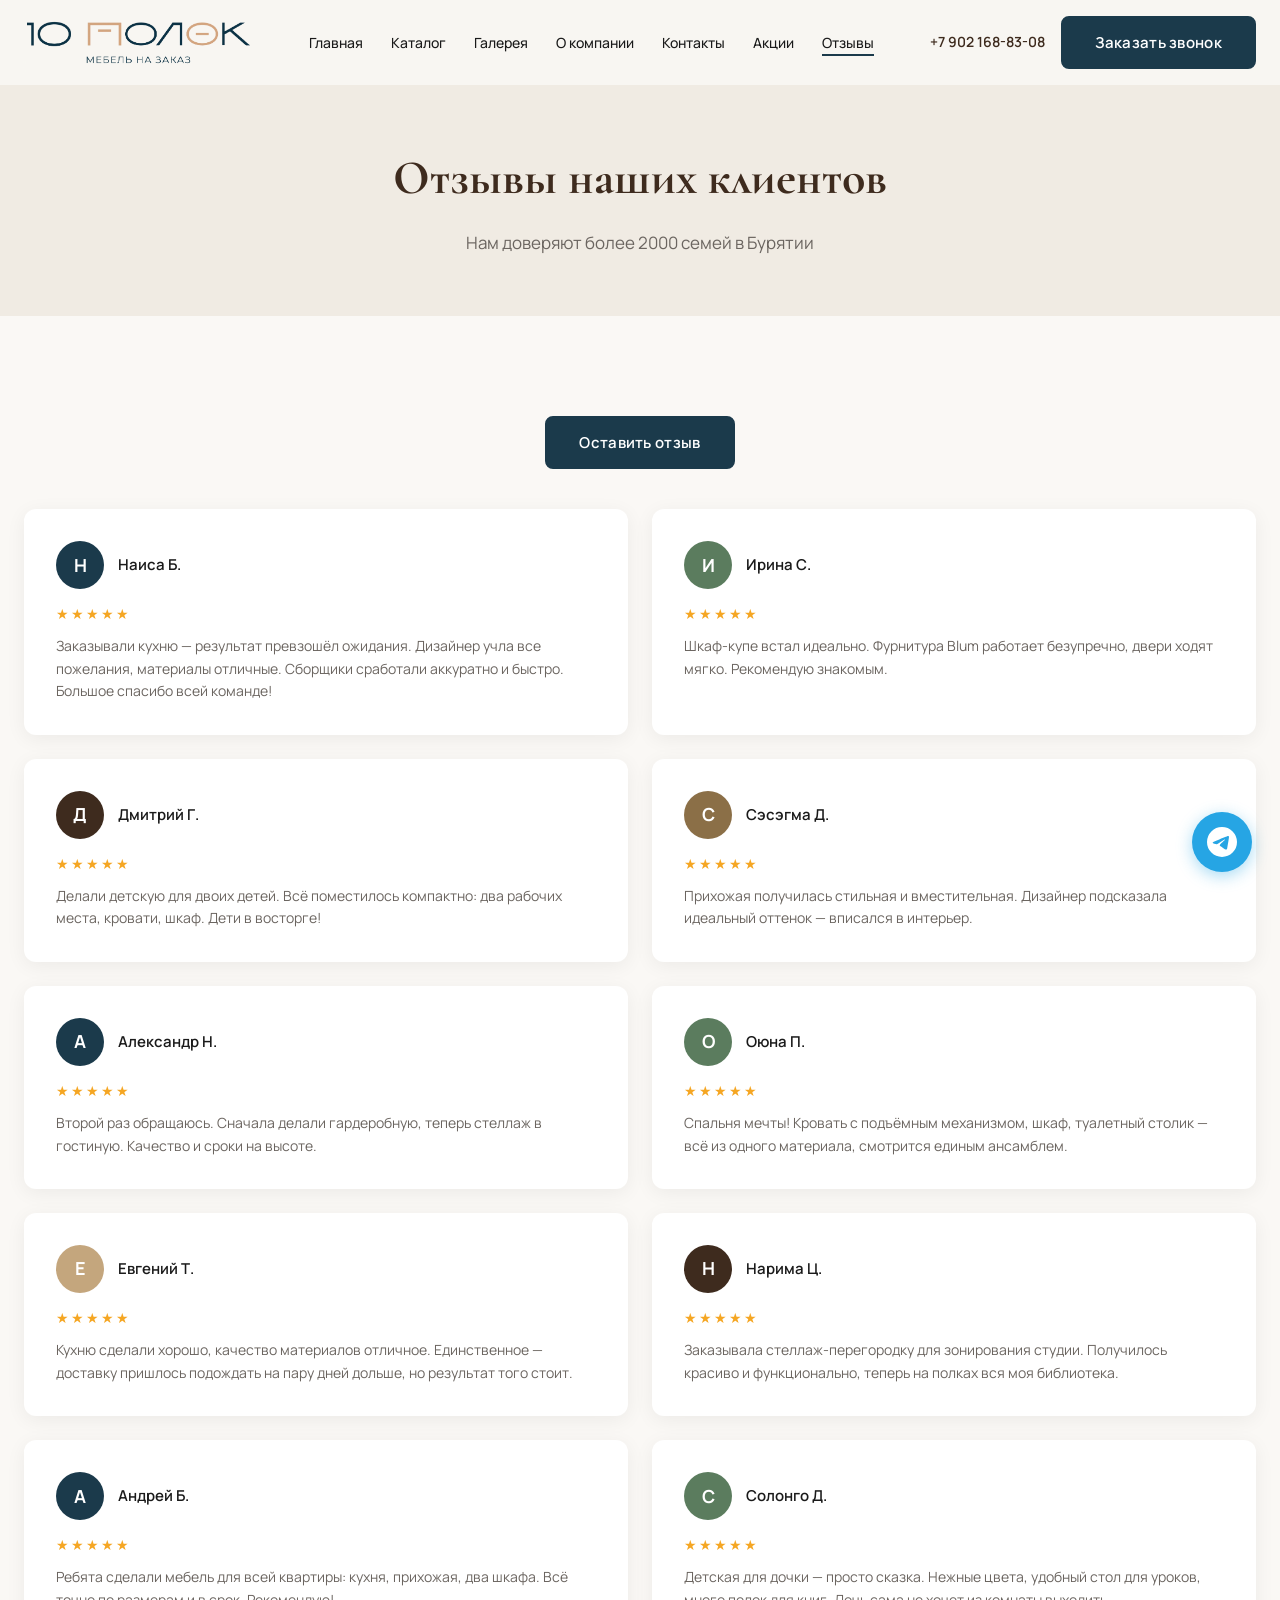
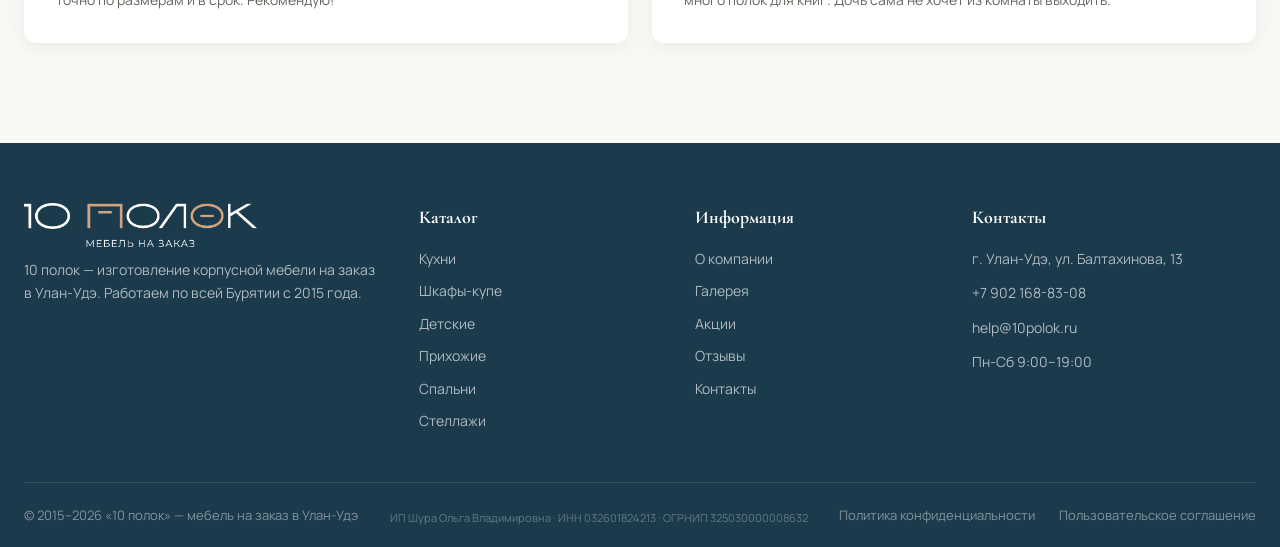
<file: reviews.html>
<!DOCTYPE html>
<html lang="ru">
<head>
  <meta charset="UTF-8">
  <meta name="viewport" content="width=device-width, initial-scale=1.0">
  <link rel="icon" type="image/svg+xml" href="/favicon.svg">
  <link rel="icon" type="image/x-icon" href="/favicon.ico" sizes="any">
  <title>Отзывы — 10 полок | Улан-Удэ</title>
  <meta name="description" content="Отзывы клиентов о компании «10 полок». Реальные отзывы о мебели на заказ в Улан-Удэ.">
  <meta name="keywords" content="отзывы 10 полок, отзывы мебель на заказ Улан-Удэ, мебель отзывы">
  <link rel="canonical" href="https://www.10polok.ru/reviews.html">
  <meta property="og:type" content="website">
  <meta property="og:title" content="Отзывы — 10 полок | Улан-Удэ">
  <meta property="og:description" content="Отзывы клиентов о мебели на заказ от «10 полок» в Улан-Удэ.">
  <meta property="og:url" content="https://www.10polok.ru/reviews.html">
  <meta property="og:site_name" content="10 полок">
  <meta property="og:locale" content="ru_RU">
  <meta property="og:image" content="https://www.10polok.ru/image/logo-color.png">
  <meta name="twitter:card" content="summary">
  <meta name="twitter:title" content="Отзывы — 10 полок | Улан-Удэ">
  <meta name="twitter:description" content="Реальные отзывы о мебели на заказ в Улан-Удэ.">
  <meta http-equiv="X-Frame-Options" content="SAMEORIGIN">
  <meta http-equiv="X-Content-Type-Options" content="nosniff">
  <meta http-equiv="Content-Security-Policy" content="default-src 'self'; style-src 'self' 'unsafe-inline'; font-src 'self'; frame-src https://yandex.ru; connect-src 'self'; img-src 'self' data:; form-action 'self'; base-uri 'self';">
  <meta name="referrer" content="strict-origin-when-cross-origin">
  <link rel="stylesheet" href="css/style.css">
</head>
<body>

  <header class="header">
    <div class="container">
      <a href="index.html" class="logo"><img src="image/logo-color.webp" alt="10 полок — мебель на заказ"></a>
      <nav><ul class="nav-list">
        <li><a href="index.html">Главная</a></li>
        <li><a href="catalog.html">Каталог</a></li>
        <li><a href="gallery.html">Галерея</a></li>
        <li><a href="about.html">О компании</a></li>
        <li><a href="contacts.html">Контакты</a></li>
        <li><a href="promotions.html">Акции</a></li>
        <li><a href="reviews.html" class="active">Отзывы</a></li>
      </ul></nav>
      <div class="header-right">
        <a href="tel:+79021688308" class="header-phone">+7 902 168-83-08</a>
        <button class="btn-primary" data-modal="callback">Заказать звонок</button>
      </div>
      <button class="burger" aria-label="Меню"><span></span><span></span><span></span></button>
    </div>
  </header>

  <div class="mobile-menu">
    <a href="index.html">Главная</a><a href="catalog.html">Каталог</a><a href="gallery.html">Галерея</a>
    <a href="about.html">О компании</a><a href="contacts.html">Контакты</a><a href="promotions.html">Акции</a>
    <a href="reviews.html">Отзывы</a>
    <a href="tel:+79021688308" class="mobile-phone">+7 902 168-83-08</a>
  </div>

  <main>
    <div class="page-header">
      <div class="container">
        <h1>Отзывы наших клиентов</h1>
        <p>Нам доверяют более 2000 семей в Бурятии</p>
      </div>
    </div>

    <section class="section">
      <div class="container">
        <div style="text-align:center;margin-bottom:40px;">
          <button class="btn-primary" data-modal="review">Оставить отзыв</button>
        </div>

        <div class="reviews-grid">
          <div class="review-card-full reveal">
            <div class="review-header">
              <div class="review-avatar" style="background: var(--accent-terracotta);">Н</div>
              <span class="review-name">Наиса Б.</span>
            </div>
            <div class="review-stars">★★★★★</div>
            <p class="review-text">Заказывали кухню — результат превзошёл ожидания. Дизайнер учла все пожелания, материалы отличные. Сборщики сработали аккуратно и быстро. Большое спасибо всей команде!</p>
          </div>

          <div class="review-card-full reveal">
            <div class="review-header">
              <div class="review-avatar" style="background: var(--accent-green);">И</div>
              <span class="review-name">Ирина С.</span>
            </div>
            <div class="review-stars">★★★★★</div>
            <p class="review-text">Шкаф-купе встал идеально. Фурнитура Blum работает безупречно, двери ходят мягко. Рекомендую знакомым.</p>
          </div>

          <div class="review-card-full reveal">
            <div class="review-header">
              <div class="review-avatar" style="background: var(--accent-wood);">Д</div>
              <span class="review-name">Дмитрий Г.</span>
            </div>
            <div class="review-stars">★★★★★</div>
            <p class="review-text">Делали детскую для двоих детей. Всё поместилось компактно: два рабочих места, кровати, шкаф. Дети в восторге!</p>
          </div>

          <div class="review-card-full reveal">
            <div class="review-header">
              <div class="review-avatar" style="background: #8B6F47;">С</div>
              <span class="review-name">Сэсэгма Д.</span>
            </div>
            <div class="review-stars">★★★★★</div>
            <p class="review-text">Прихожая получилась стильная и вместительная. Дизайнер подсказала идеальный оттенок — вписался в интерьер.</p>
          </div>

          <div class="review-card-full reveal">
            <div class="review-header">
              <div class="review-avatar" style="background: var(--accent-terracotta);">А</div>
              <span class="review-name">Александр Н.</span>
            </div>
            <div class="review-stars">★★★★★</div>
            <p class="review-text">Второй раз обращаюсь. Сначала делали гардеробную, теперь стеллаж в гостиную. Качество и сроки на высоте.</p>
          </div>

          <div class="review-card-full reveal">
            <div class="review-header">
              <div class="review-avatar" style="background: var(--accent-green);">О</div>
              <span class="review-name">Оюна П.</span>
            </div>
            <div class="review-stars">★★★★★</div>
            <p class="review-text">Спальня мечты! Кровать с подъёмным механизмом, шкаф, туалетный столик — всё из одного материала, смотрится единым ансамблем.</p>
          </div>

          <div class="review-card-full reveal">
            <div class="review-header">
              <div class="review-avatar" style="background: #C4A67D;">Е</div>
              <span class="review-name">Евгений Т.</span>
            </div>
            <div class="review-stars">★★★★★</div>
            <p class="review-text">Кухню сделали хорошо, качество материалов отличное. Единственное — доставку пришлось подождать на пару дней дольше, но результат того стоит.</p>
          </div>

          <div class="review-card-full reveal">
            <div class="review-header">
              <div class="review-avatar" style="background: var(--accent-wood);">Н</div>
              <span class="review-name">Нарима Ц.</span>
            </div>
            <div class="review-stars">★★★★★</div>
            <p class="review-text">Заказывала стеллаж-перегородку для зонирования студии. Получилось красиво и функционально, теперь на полках вся моя библиотека.</p>
          </div>

          <div class="review-card-full reveal">
            <div class="review-header">
              <div class="review-avatar" style="background: var(--accent-terracotta);">А</div>
              <span class="review-name">Андрей Б.</span>
            </div>
            <div class="review-stars">★★★★★</div>
            <p class="review-text">Ребята сделали мебель для всей квартиры: кухня, прихожая, два шкафа. Всё точно по размерам и в срок. Рекомендую!</p>
          </div>

          <div class="review-card-full reveal">
            <div class="review-header">
              <div class="review-avatar" style="background: var(--accent-green);">С</div>
              <span class="review-name">Солонго Д.</span>
            </div>
            <div class="review-stars">★★★★★</div>
            <p class="review-text">Детская для дочки — просто сказка. Нежные цвета, удобный стол для уроков, много полок для книг. Дочь сама не хочет из комнаты выходить.</p>
          </div>
        </div>
      </div>
    </section>
  </main>

  <footer class="footer">
    <div class="container">
      <div class="footer-grid">
        <div class="footer-logo">
          <img src="image/logo-footer.webp" alt="10 полок" style="height:44px;margin-bottom:12px;">
          <p class="footer-desc">10 полок — изготовление корпусной мебели на заказ в Улан-Удэ. Работаем по всей Бурятии с 2015 года.</p>
        </div>
        <div><h4>Каталог</h4><div class="footer-links">
          <a href="catalog.html#kitchens">Кухни</a><a href="catalog.html#wardrobes">Шкафы-купе</a>
          <a href="catalog.html#kids">Детские</a><a href="catalog.html#hallway">Прихожие</a>
          <a href="catalog.html#bedroom">Спальни</a><a href="catalog.html#shelves">Стеллажи</a>
        </div></div>
        <div><h4>Информация</h4><div class="footer-links">
          <a href="about.html">О компании</a><a href="gallery.html">Галерея</a>
          <a href="promotions.html">Акции</a><a href="reviews.html">Отзывы</a><a href="contacts.html">Контакты</a>
        </div></div>
        <div><h4>Контакты</h4>
          <div class="footer-contact-item">г. Улан-Удэ, ул. Балтахинова, 13</div>
          <div class="footer-contact-item"><a href="tel:+79021688308">+7 902 168-83-08</a></div>
          <div class="footer-contact-item">help@10polok.ru</div>
          <div class="footer-contact-item">Пн-Сб 9:00–19:00</div>
        </div>
      </div>
      <div class="footer-bottom">
        <span>&copy; 2015–2026 &laquo;10 полок&raquo; — мебель на заказ в Улан-Удэ</span>
        <span style="display:block;font-size:0.85em;opacity:0.7;margin-top:6px;">ИП Шура Ольга Владимировна &middot; ИНН 032601824213 &middot; ОГРНИП 325030000008632</span>
        <div class="footer-bottom-links">
          <a href="privacy.html">Политика конфиденциальности</a><a href="terms.html">Пользовательское соглашение</a>
        </div>
      </div>
    </div>
  </footer>

  <!-- Callback Modal -->
  <div class="modal-overlay">
    <div class="modal">
      <button class="modal-close">&times;</button>
      <h3>Заказать звонок</h3>
      <p>Оставьте номер — мы перезвоним в ближайшее время</p>
      <form class="modal-form">
        <input type="text" class="form-input" name="name" placeholder="Ваше имя" required>
        <input type="tel" class="form-input" name="phone" placeholder="Телефон" required>
        <label class="checkbox-group"><input type="checkbox" required>Согласен на <a href="privacy.html" target="_blank" rel="noopener noreferrer" style="color:var(--accent-terracotta);">обработку персональных данных</a></label>
        <button type="submit" class="btn-primary" style="width:100%;">Отправить</button>
        <div class="form-success">Спасибо! Мы перезвоним в ближайшее время.</div>
      </form>
    </div>
  </div>

  <!-- Review Modal -->
  <div class="modal-overlay review-modal-overlay">
    <div class="modal">
      <button class="modal-close review-modal-close">&times;</button>
      <h3>Оставить отзыв</h3>
      <p>Поделитесь впечатлением о нашей работе</p>
      <form class="review-modal-form">
        <input type="text" class="form-input" name="name" placeholder="Ваше имя" required>
        <textarea class="form-textarea" name="message" placeholder="Ваш отзыв" required></textarea>
        <label class="checkbox-group"><input type="checkbox" required>Согласен на <a href="privacy.html" target="_blank" rel="noopener noreferrer" style="color:var(--accent-terracotta);">обработку персональных данных</a></label>
        <button type="submit" class="btn-primary" style="width:100%;">Отправить отзыв</button>
        <div class="form-success">Спасибо за ваш отзыв!</div>
      </form>
    </div>
  </div>

  <!-- TELEGRAM -->
  <a href="https://t.me/+79021688308" class="tg-btn" target="_blank" rel="noopener noreferrer" aria-label="Telegram">
    <svg viewBox="0 0 24 24"><path d="M11.944 0A12 12 0 0 0 0 12a12 12 0 0 0 12 12 12 12 0 0 0 12-12A12 12 0 0 0 12 0a12 12 0 0 0-.056 0zm4.962 7.224c.1-.002.321.023.465.14a.506.506 0 0 1 .171.325c.016.093.036.306.02.472-.18 1.898-.962 6.502-1.36 8.627-.168.9-.499 1.201-.82 1.23-.696.065-1.225-.46-1.9-.902-1.056-.693-1.653-1.124-2.678-1.8-1.185-.78-.417-1.21.258-1.91.177-.184 3.247-2.977 3.307-3.23.007-.032.014-.15-.056-.212s-.174-.041-.249-.024c-.106.024-1.793 1.14-5.061 3.345-.479.33-.913.492-1.302.48-.428-.013-1.252-.242-1.865-.44-.751-.245-1.349-.374-1.297-.789.027-.216.325-.437.893-.663 3.498-1.524 5.83-2.529 6.998-3.014 3.332-1.386 4.025-1.627 4.476-1.635z"/></svg>
  </a>

  <script src="js/main.js"></script>
</body>
</html>
</file>
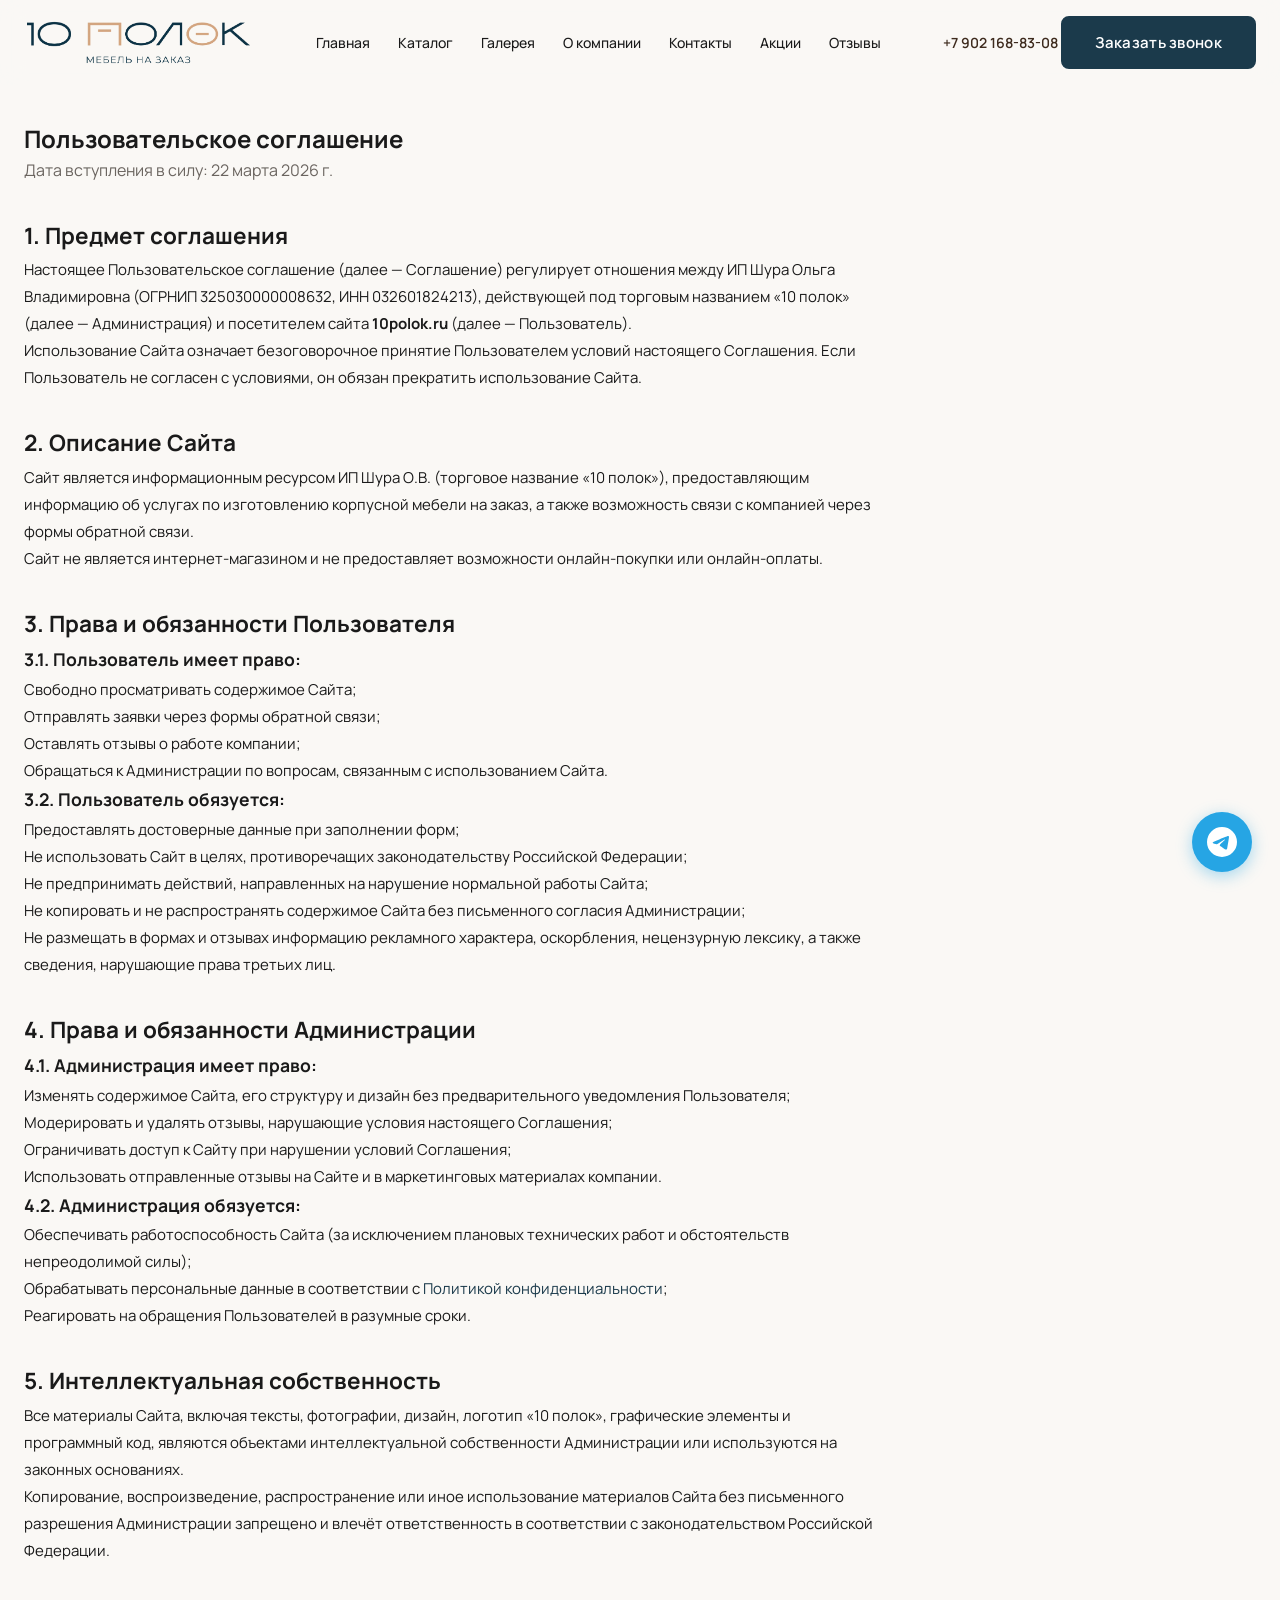
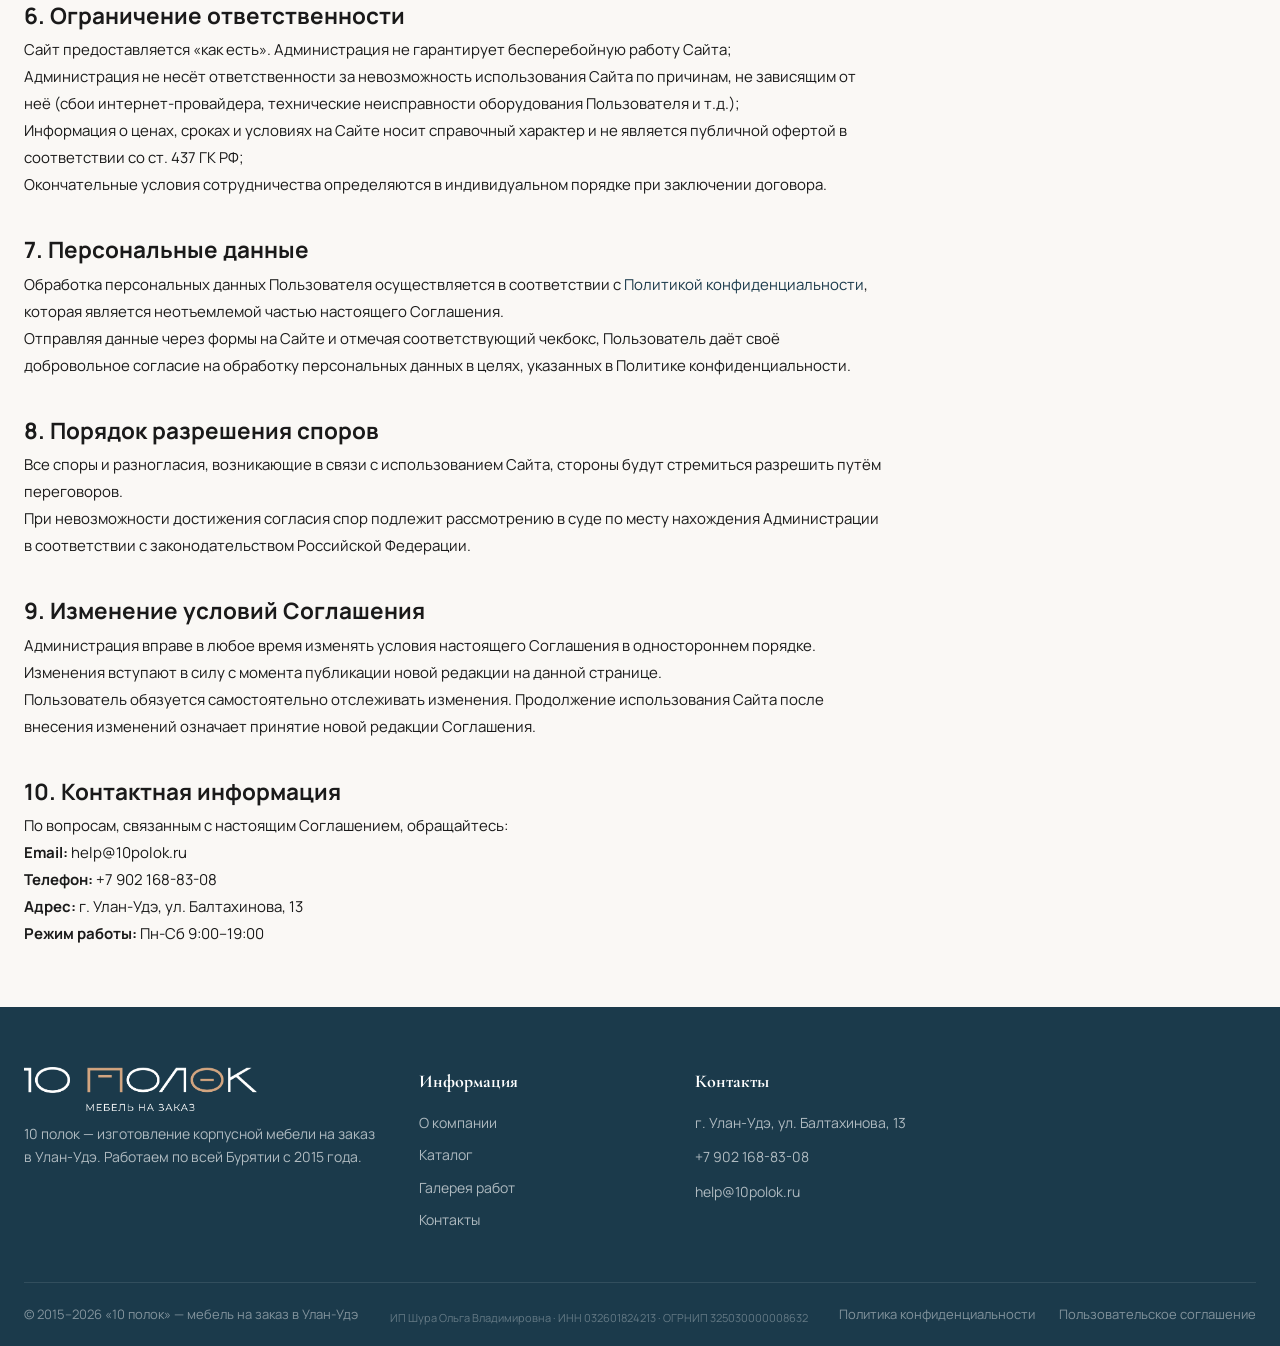
<file: terms.html>
<!DOCTYPE html>
<html lang="ru">
<head>
  <meta charset="UTF-8">
  <meta name="viewport" content="width=device-width, initial-scale=1.0">
  <link rel="icon" type="image/svg+xml" href="/favicon.svg">
  <link rel="icon" type="image/x-icon" href="/favicon.ico" sizes="any">
  <title>Пользовательское соглашение — 10 полок | Улан-Удэ</title>
  <meta name="description" content="Пользовательское соглашение сайта «10 полок». Условия использования сайта.">
  <link rel="canonical" href="https://www.10polok.ru/terms.html">
  <meta property="og:type" content="website">
  <meta property="og:title" content="Пользовательское соглашение — 10 полок">
  <meta property="og:description" content="Условия использования сайта «10 полок».">
  <meta property="og:url" content="https://www.10polok.ru/terms.html">
  <meta property="og:site_name" content="10 полок">
  <meta property="og:locale" content="ru_RU">
  <meta http-equiv="X-Frame-Options" content="SAMEORIGIN">
  <meta http-equiv="X-Content-Type-Options" content="nosniff">
  <meta http-equiv="Content-Security-Policy" content="default-src 'self'; style-src 'self' 'unsafe-inline'; font-src 'self'; frame-src https://yandex.ru; connect-src 'self'; img-src 'self' data:; form-action 'self'; base-uri 'self';">
  <meta name="referrer" content="strict-origin-when-cross-origin">
  <link rel="stylesheet" href="css/style.css">
</head>
<body>

  <!-- HEADER -->
  <header class="header">
    <div class="container">
      <a href="index.html" class="logo"><img src="image/logo-color.webp" alt="10 полок — мебель на заказ"></a>
      <nav>
        <ul class="nav-list">
          <li><a href="index.html">Главная</a></li>
          <li><a href="catalog.html">Каталог</a></li>
          <li><a href="gallery.html">Галерея</a></li>
          <li><a href="about.html">О компании</a></li>
          <li><a href="contacts.html">Контакты</a></li>
          <li><a href="promotions.html">Акции</a></li>
          <li><a href="reviews.html">Отзывы</a></li>
        </ul>
      </nav>
      <div class="header-actions">
        <a href="tel:+79021688308" class="header-phone">+7 902 168-83-08</a>
        <button class="btn-primary btn-sm" data-modal="callback">Заказать звонок</button>
        <button class="burger" aria-label="Меню">
          <span></span><span></span><span></span>
        </button>
      </div>
    </div>
  </header>

  <main>
    <section style="padding:120px 0 60px;">
      <div class="container">
        <h1>Пользовательское соглашение</h1>
        <p style="color:var(--text-secondary);margin-bottom:32px;">Дата вступления в силу: 22 марта 2026 г.</p>

        <div style="max-width:860px;line-height:1.8;font-size:15px;">

          <h2 style="margin-top:32px;">1. Предмет соглашения</h2>
          <p>Настоящее Пользовательское соглашение (далее — Соглашение) регулирует отношения между ИП Шура Ольга Владимировна (ОГРНИП 325030000008632, ИНН 032601824213), действующей под торговым названием «10 полок» (далее — Администрация) и посетителем сайта <strong>10polok.ru</strong> (далее — Пользователь).</p>
          <p>Использование Сайта означает безоговорочное принятие Пользователем условий настоящего Соглашения. Если Пользователь не согласен с условиями, он обязан прекратить использование Сайта.</p>

          <h2 style="margin-top:32px;">2. Описание Сайта</h2>
          <p>Сайт является информационным ресурсом ИП Шура О.В. (торговое название «10 полок»), предоставляющим информацию об услугах по изготовлению корпусной мебели на заказ, а также возможность связи с компанией через формы обратной связи.</p>
          <p>Сайт не является интернет-магазином и не предоставляет возможности онлайн-покупки или онлайн-оплаты.</p>

          <h2 style="margin-top:32px;">3. Права и обязанности Пользователя</h2>
          <h3>3.1. Пользователь имеет право:</h3>
          <ul>
            <li>Свободно просматривать содержимое Сайта;</li>
            <li>Отправлять заявки через формы обратной связи;</li>
            <li>Оставлять отзывы о работе компании;</li>
            <li>Обращаться к Администрации по вопросам, связанным с использованием Сайта.</li>
          </ul>

          <h3>3.2. Пользователь обязуется:</h3>
          <ul>
            <li>Предоставлять достоверные данные при заполнении форм;</li>
            <li>Не использовать Сайт в целях, противоречащих законодательству Российской Федерации;</li>
            <li>Не предпринимать действий, направленных на нарушение нормальной работы Сайта;</li>
            <li>Не копировать и не распространять содержимое Сайта без письменного согласия Администрации;</li>
            <li>Не размещать в формах и отзывах информацию рекламного характера, оскорбления, нецензурную лексику, а также сведения, нарушающие права третьих лиц.</li>
          </ul>

          <h2 style="margin-top:32px;">4. Права и обязанности Администрации</h2>
          <h3>4.1. Администрация имеет право:</h3>
          <ul>
            <li>Изменять содержимое Сайта, его структуру и дизайн без предварительного уведомления Пользователя;</li>
            <li>Модерировать и удалять отзывы, нарушающие условия настоящего Соглашения;</li>
            <li>Ограничивать доступ к Сайту при нарушении условий Соглашения;</li>
            <li>Использовать отправленные отзывы на Сайте и в маркетинговых материалах компании.</li>
          </ul>

          <h3>4.2. Администрация обязуется:</h3>
          <ul>
            <li>Обеспечивать работоспособность Сайта (за исключением плановых технических работ и обстоятельств непреодолимой силы);</li>
            <li>Обрабатывать персональные данные в соответствии с <a href="privacy.html" style="color:var(--accent-terracotta);">Политикой конфиденциальности</a>;</li>
            <li>Реагировать на обращения Пользователей в разумные сроки.</li>
          </ul>

          <h2 style="margin-top:32px;">5. Интеллектуальная собственность</h2>
          <p>Все материалы Сайта, включая тексты, фотографии, дизайн, логотип «10 полок», графические элементы и программный код, являются объектами интеллектуальной собственности Администрации или используются на законных основаниях.</p>
          <p>Копирование, воспроизведение, распространение или иное использование материалов Сайта без письменного разрешения Администрации запрещено и влечёт ответственность в соответствии с законодательством Российской Федерации.</p>

          <h2 style="margin-top:32px;">6. Ограничение ответственности</h2>
          <ul>
            <li>Сайт предоставляется «как есть». Администрация не гарантирует бесперебойную работу Сайта;</li>
            <li>Администрация не несёт ответственности за невозможность использования Сайта по причинам, не зависящим от неё (сбои интернет-провайдера, технические неисправности оборудования Пользователя и т.д.);</li>
            <li>Информация о ценах, сроках и условиях на Сайте носит справочный характер и не является публичной офертой в соответствии со ст. 437 ГК РФ;</li>
            <li>Окончательные условия сотрудничества определяются в индивидуальном порядке при заключении договора.</li>
          </ul>

          <h2 style="margin-top:32px;">7. Персональные данные</h2>
          <p>Обработка персональных данных Пользователя осуществляется в соответствии с <a href="privacy.html" style="color:var(--accent-terracotta);">Политикой конфиденциальности</a>, которая является неотъемлемой частью настоящего Соглашения.</p>
          <p>Отправляя данные через формы на Сайте и отмечая соответствующий чекбокс, Пользователь даёт своё добровольное согласие на обработку персональных данных в целях, указанных в Политике конфиденциальности.</p>

          <h2 style="margin-top:32px;">8. Порядок разрешения споров</h2>
          <p>Все споры и разногласия, возникающие в связи с использованием Сайта, стороны будут стремиться разрешить путём переговоров.</p>
          <p>При невозможности достижения согласия спор подлежит рассмотрению в суде по месту нахождения Администрации в соответствии с законодательством Российской Федерации.</p>

          <h2 style="margin-top:32px;">9. Изменение условий Соглашения</h2>
          <p>Администрация вправе в любое время изменять условия настоящего Соглашения в одностороннем порядке. Изменения вступают в силу с момента публикации новой редакции на данной странице.</p>
          <p>Пользователь обязуется самостоятельно отслеживать изменения. Продолжение использования Сайта после внесения изменений означает принятие новой редакции Соглашения.</p>

          <h2 style="margin-top:32px;">10. Контактная информация</h2>
          <p>По вопросам, связанным с настоящим Соглашением, обращайтесь:</p>
          <ul>
            <li><strong>Email:</strong> help@10polok.ru</li>
            <li><strong>Телефон:</strong> +7 902 168-83-08</li>
            <li><strong>Адрес:</strong> г. Улан-Удэ, ул. Балтахинова, 13</li>
            <li><strong>Режим работы:</strong> Пн-Сб 9:00–19:00</li>
          </ul>
        </div>
      </div>
    </section>
  </main>

  <!-- FOOTER -->
  <footer class="footer">
    <div class="container">
      <div class="footer-grid">
        <div class="footer-logo">
          <img src="image/logo-footer.webp" alt="10 полок" style="height:44px;margin-bottom:12px;">
          <p class="footer-desc">10 полок — изготовление корпусной мебели на заказ в Улан-Удэ. Работаем по всей Бурятии с 2015 года.</p>
        </div>
        <div>
          <h4>Информация</h4>
          <div class="footer-links">
            <a href="about.html">О компании</a>
            <a href="catalog.html">Каталог</a>
            <a href="gallery.html">Галерея работ</a>
            <a href="contacts.html">Контакты</a>
          </div>
        </div>
        <div>
          <h4>Контакты</h4>
          <div class="footer-contact-item">
            г. Улан-Удэ, ул. Балтахинова, 13
          </div>
          <div class="footer-contact-item">
            <a href="tel:+79021688308">+7 902 168-83-08</a>
          </div>
          <div class="footer-contact-item">
            help@10polok.ru
          </div>
        </div>
      </div>
      <div class="footer-bottom">
        <span>&copy; 2015–2026 &laquo;10 полок&raquo; — мебель на заказ в Улан-Удэ</span>
        <span style="display:block;font-size:0.85em;opacity:0.7;margin-top:6px;">ИП Шура Ольга Владимировна &middot; ИНН 032601824213 &middot; ОГРНИП 325030000008632</span>
        <div class="footer-bottom-links">
          <a href="privacy.html">Политика конфиденциальности</a>
          <a href="terms.html">Пользовательское соглашение</a>
        </div>
      </div>
    </div>
  </footer>

  <!-- MODAL CALLBACK -->
  <div class="modal-overlay">
    <div class="modal">
      <button class="modal-close">&times;</button>
      <h3>Заказать звонок</h3>
      <p>Оставьте номер — мы перезвоним в ближайшее время</p>
      <form class="modal-form">
        <input type="text" class="form-input" name="name" placeholder="Ваше имя" required>
        <input type="tel" class="form-input" name="phone" placeholder="Телефон" required>
        <label class="checkbox-group">
          <input type="checkbox" required>
          Согласен на <a href="privacy.html" target="_blank" rel="noopener noreferrer" style="color:var(--accent-terracotta);">обработку персональных данных</a>
        </label>
        <button type="submit" class="btn-primary" style="width:100%;">Отправить</button>
        <div class="form-success">Спасибо! Мы перезвоним в ближайшее время.</div>
      </form>
    </div>
  </div>

  <!-- TELEGRAM -->
  <a href="https://t.me/+79021688308" class="tg-btn" target="_blank" rel="noopener noreferrer" aria-label="Telegram">
    <svg viewBox="0 0 24 24"><path d="M11.944 0A12 12 0 0 0 0 12a12 12 0 0 0 12 12 12 12 0 0 0 12-12A12 12 0 0 0 12 0a12 12 0 0 0-.056 0zm4.962 7.224c.1-.002.321.023.465.14a.506.506 0 0 1 .171.325c.016.093.036.306.02.472-.18 1.898-.962 6.502-1.36 8.627-.168.9-.499 1.201-.82 1.23-.696.065-1.225-.46-1.9-.902-1.056-.693-1.653-1.124-2.678-1.8-1.185-.78-.417-1.21.258-1.91.177-.184 3.247-2.977 3.307-3.23.007-.032.014-.15-.056-.212s-.174-.041-.249-.024c-.106.024-1.793 1.14-5.061 3.345-.479.33-.913.492-1.302.48-.428-.013-1.252-.242-1.865-.44-.751-.245-1.349-.374-1.297-.789.027-.216.325-.437.893-.663 3.498-1.524 5.83-2.529 6.998-3.014 3.332-1.386 4.025-1.627 4.476-1.635z"/></svg>
  </a>

  <script src="js/main.js"></script>
</body>
</html>
</file>
<file: css/style.css>
/* ===== FONTS (self-hosted) ===== */
/* Cormorant Garamond */
@font-face {
  font-family: 'Cormorant Garamond';
  font-style: normal;
  font-weight: 400 700;
  font-display: swap;
  src: url('../fonts/cormorant-cyrillic.woff2') format('woff2');
  unicode-range: U+0301, U+0400-045F, U+0490-0491, U+04B0-04B1, U+2116;
}
@font-face {
  font-family: 'Cormorant Garamond';
  font-style: normal;
  font-weight: 400 700;
  font-display: swap;
  src: url('../fonts/cormorant-cyrillic-ext.woff2') format('woff2');
  unicode-range: U+0460-052F, U+1C80-1C8A, U+20B4, U+2DE0-2DFF, U+A640-A69F, U+FE2E-FE2F;
}
@font-face {
  font-family: 'Cormorant Garamond';
  font-style: normal;
  font-weight: 400 700;
  font-display: swap;
  src: url('../fonts/cormorant-latin.woff2') format('woff2');
  unicode-range: U+0000-00FF, U+0131, U+0152-0153, U+02BB-02BC, U+02C6, U+02DA, U+02DC, U+0304, U+0308, U+0329, U+2000-206F, U+20AC, U+2122, U+2191, U+2193, U+2212, U+2215, U+FEFF, U+FFFD;
}
@font-face {
  font-family: 'Cormorant Garamond';
  font-style: normal;
  font-weight: 400 700;
  font-display: swap;
  src: url('../fonts/cormorant-latin-ext.woff2') format('woff2');
  unicode-range: U+0100-02BA, U+02BD-02C5, U+02C7-02CC, U+02CE-02D7, U+02DD-02FF, U+0304, U+0308, U+0329, U+1D00-1DBF, U+1E00-1E9F, U+1EF2-1EFF, U+2020, U+20A0-20AB, U+20AD-20C0, U+2113, U+2C60-2C7F, U+A720-A7FF;
}
/* Manrope */
@font-face {
  font-family: 'Manrope';
  font-style: normal;
  font-weight: 400 700;
  font-display: swap;
  src: url('../fonts/manrope-cyrillic.woff2') format('woff2');
  unicode-range: U+0301, U+0400-045F, U+0490-0491, U+04B0-04B1, U+2116;
}
@font-face {
  font-family: 'Manrope';
  font-style: normal;
  font-weight: 400 700;
  font-display: swap;
  src: url('../fonts/manrope-cyrillic-ext.woff2') format('woff2');
  unicode-range: U+0460-052F, U+1C80-1C8A, U+20B4, U+2DE0-2DFF, U+A640-A69F, U+FE2E-FE2F;
}
@font-face {
  font-family: 'Manrope';
  font-style: normal;
  font-weight: 400 700;
  font-display: swap;
  src: url('../fonts/manrope-latin.woff2') format('woff2');
  unicode-range: U+0000-00FF, U+0131, U+0152-0153, U+02BB-02BC, U+02C6, U+02DA, U+02DC, U+0304, U+0308, U+0329, U+2000-206F, U+20AC, U+2122, U+2191, U+2193, U+2212, U+2215, U+FEFF, U+FFFD;
}
@font-face {
  font-family: 'Manrope';
  font-style: normal;
  font-weight: 400 700;
  font-display: swap;
  src: url('../fonts/manrope-latin-ext.woff2') format('woff2');
  unicode-range: U+0100-02BA, U+02BD-02C5, U+02C7-02CC, U+02CE-02D7, U+02DD-02FF, U+0304, U+0308, U+0329, U+1D00-1DBF, U+1E00-1E9F, U+1EF2-1EFF, U+2020, U+20A0-20AB, U+20AD-20C0, U+2113, U+2C60-2C7F, U+A720-A7FF;
}

/* ===== CSS VARIABLES ===== */
:root {
  --bg-main: #FAF8F5;
  --bg-accent: #F0EBE3;
  --text-main: #1A1A1A;
  --text-secondary: #6B6560;
  --accent-wood: #3E2B1E;
  --accent-terracotta: #1B3A4B;
  --accent-green: #5B7C5E;
  --border-color: #E0D8CE;
  --shadow: 0 4px 20px rgba(0,0,0,0.06);
  --shadow-hover: 0 8px 32px rgba(0,0,0,0.12);
  --radius: 12px;
  --radius-lg: 20px;
  --font-heading: 'Cormorant Garamond', serif;
  --font-body: 'Manrope', sans-serif;
  --max-width: 1280px;
  --transition: 0.3s ease;
}

/* ===== RESET ===== */
*, *::before, *::after {
  margin: 0;
  padding: 0;
  box-sizing: border-box;
}

html {
  scroll-behavior: smooth;
}

body {
  font-family: var(--font-body);
  color: var(--text-main);
  background: var(--bg-main);
  line-height: 1.6;
  overflow-x: hidden;
}

body.no-scroll {
  overflow: hidden;
}

a {
  text-decoration: none;
  color: inherit;
  transition: color var(--transition);
}

ul {
  list-style: none;
}

img {
  max-width: 100%;
  display: block;
}

.container {
  max-width: var(--max-width);
  margin: 0 auto;
  padding: 0 24px;
}

/* ===== BUTTONS ===== */
.btn-primary {
  display: inline-block;
  background: var(--accent-terracotta);
  color: #fff;
  border: 2px solid var(--accent-terracotta);
  padding: 14px 32px;
  border-radius: 8px;
  font-family: var(--font-body);
  font-size: 15px;
  font-weight: 600;
  cursor: pointer;
  transition: all var(--transition);
  letter-spacing: 0.3px;
}

.btn-primary:hover {
  background: #142D3A;
  border-color: #142D3A;
  transform: translateY(-2px);
  box-shadow: 0 4px 16px rgba(27,58,75,0.3);
}

.btn-outline {
  display: inline-block;
  background: transparent;
  color: #1B3A4B;
  border: 2px solid #1B3A4B;
  padding: 14px 32px;
  border-radius: 8px;
  font-family: var(--font-body);
  font-size: 15px;
  font-weight: 600;
  cursor: pointer;
  transition: all var(--transition);
  letter-spacing: 0.3px;
}

.btn-outline:hover {
  background: #1B3A4B;
  color: #fff;
  transform: translateY(-2px);
}

/* ===== HEADER ===== */
.header {
  position: fixed;
  top: 0;
  left: 0;
  width: 100%;
  z-index: 1000;
  padding: 16px 0;
  background: rgba(250, 248, 245, 0.85);
  backdrop-filter: blur(12px);
  -webkit-backdrop-filter: blur(12px);
  transition: all var(--transition);
}

.header.scrolled {
  padding: 10px 0;
  box-shadow: 0 2px 20px rgba(0,0,0,0.08);
}

.header .container {
  display: flex;
  align-items: center;
  justify-content: space-between;
}

.logo {
  display: flex;
  flex-direction: column;
  text-decoration: none;
}

.logo img {
  height: 48px;
  width: auto;
  object-fit: contain;
}

.logo-name {
  font-family: var(--font-heading);
  font-size: 26px;
  color: var(--accent-wood);
  line-height: 1.1;
}

.logo-sub {
  font-size: 11px;
  color: var(--text-secondary);
  letter-spacing: 1px;
  text-transform: uppercase;
}

.nav-list {
  display: flex;
  gap: 28px;
  align-items: center;
}

.nav-list a {
  font-size: 14px;
  font-weight: 500;
  color: var(--text-main);
  position: relative;
  padding: 4px 0;
}

.nav-list a::after {
  content: '';
  position: absolute;
  bottom: 0;
  left: 0;
  width: 0;
  height: 2px;
  background: var(--accent-terracotta);
  transition: width var(--transition);
}

.nav-list a:hover::after,
.nav-list a.active::after {
  width: 100%;
}

.header-right {
  display: flex;
  align-items: center;
  gap: 16px;
}

.header-phone {
  font-size: 14px;
  font-weight: 600;
  color: var(--accent-wood);
  white-space: nowrap;
}

.header-phone:hover {
  color: var(--accent-terracotta);
}

/* Burger */
.burger {
  display: none;
  flex-direction: column;
  gap: 5px;
  cursor: pointer;
  z-index: 1001;
  background: none;
  border: none;
  padding: 4px;
}

.burger span {
  display: block;
  width: 24px;
  height: 2px;
  background: var(--accent-wood);
  transition: all var(--transition);
  border-radius: 2px;
}

.burger.active span:nth-child(1) {
  transform: rotate(45deg) translate(5px, 5px);
}

.burger.active span:nth-child(2) {
  opacity: 0;
}

.burger.active span:nth-child(3) {
  transform: rotate(-45deg) translate(5px, -5px);
}

/* Mobile menu */
.mobile-menu {
  position: fixed;
  top: 0;
  right: -100%;
  width: 100%;
  height: 100vh;
  background: var(--accent-wood);
  z-index: 999;
  display: flex;
  flex-direction: column;
  align-items: center;
  justify-content: center;
  gap: 32px;
  transition: right 0.4s ease;
}

.mobile-menu.active {
  right: 0;
}

.mobile-menu a {
  color: #fff;
  font-size: 22px;
  font-weight: 500;
  transition: color var(--transition);
}

.mobile-menu a:hover {
  color: var(--accent-terracotta);
}

.mobile-menu .mobile-phone {
  color: rgba(255,255,255,0.75);
  font-size: 18px;
  font-weight: 600;
  margin-top: 20px;
}

/* ===== HERO ===== */
.hero {
  min-height: 100vh;
  display: flex;
  align-items: center;
  padding-top: 100px;
  padding-bottom: 40px;
}

.hero .container {
  display: flex;
  align-items: center;
  gap: 60px;
}

/* Hero animations */
@keyframes heroFadeUp {
  from { opacity: 0; transform: translateY(30px); }
  to { opacity: 1; transform: translateY(0); }
}

@keyframes goldPulse {
  0% { box-shadow: inset 0 0 0 0 rgba(196, 164, 90, 0); }
  50% { box-shadow: inset 0 0 20px 4px rgba(196, 164, 90, 0.5); }
  100% { box-shadow: inset 0 0 0 0 rgba(196, 164, 90, 0); }
}

.hero-content {
  flex: 0 0 55%;
}

.hero h1 {
  font-family: var(--font-heading);
  font-size: 56px;
  color: var(--accent-wood);
  line-height: 1.15;
  margin-bottom: 20px;
  opacity: 0;
  animation: heroFadeUp 0.8s ease forwards;
}

.hero-subtitle {
  font-size: 18px;
  color: var(--text-secondary);
  line-height: 1.6;
  margin-bottom: 36px;
  max-width: 500px;
  opacity: 0;
  animation: heroFadeUp 0.8s ease 0.3s forwards;
}

.hero-buttons {
  display: flex;
  gap: 16px;
  flex-wrap: wrap;
  opacity: 0;
  animation: heroFadeUp 0.8s ease 0.6s forwards;
}

.hero-buttons .btn-primary {
  animation: goldPulse 0.8s ease 2s 1;
}

.hero-trust {
  display: flex;
  align-items: center;
  gap: 24px;
  margin-top: 40px;
  opacity: 0;
  animation: heroFadeUp 0.8s ease 0.9s forwards;
}

.hero-trust-item {
  display: flex;
  flex-direction: column;
}

.hero-trust-number {
  font-family: var(--font-heading);
  font-size: 28px;
  font-weight: 700;
  color: #1B3A4B;
  line-height: 1;
}

.hero-trust-label {
  font-size: 13px;
  color: var(--text-secondary);
  margin-top: 4px;
}

.hero-trust-divider {
  width: 1px;
  height: 36px;
  background: var(--border-color);
}

.hero-image {
  flex: 1;
  opacity: 0;
  animation: heroFadeUp 1s ease 0.4s forwards;
}

.hero-image img {
  width: 100%;
  border-radius: 8px;
  object-fit: cover;
  aspect-ratio: 4/5;
}

/* ===== MARQUEE ===== */
.marquee-section {
  background: #1B3A4B;
  padding: 14px 0;
  overflow: hidden;
}

.marquee-track {
  display: flex;
  animation: marqueeScroll 25s linear infinite;
  width: max-content;
}

.marquee-content {
  display: flex;
  align-items: center;
  gap: 40px;
  padding: 0 20px;
  white-space: nowrap;
  color: rgba(255,255,255,0.9);
  font-size: 14px;
  font-weight: 500;
  letter-spacing: 0.5px;
}

.marquee-content span {
  display: flex;
  align-items: center;
  gap: 40px;
}

.marquee-dot {
  width: 6px;
  height: 6px;
  background: var(--accent-terracotta);
  border-radius: 50%;
  flex-shrink: 0;
}

@keyframes marqueeScroll {
  0% { transform: translateX(0); }
  100% { transform: translateX(-50%); }
}

/* ===== SECTIONS ===== */
.section {
  padding: 100px 0;
}

.section-title {
  font-family: var(--font-heading);
  font-size: 40px;
  color: var(--accent-wood);
  margin-bottom: 16px;
  text-align: center;
}

.section-subtitle {
  font-size: 16px;
  color: var(--text-secondary);
  text-align: center;
  margin-bottom: 48px;
  max-width: 600px;
  margin-left: auto;
  margin-right: auto;
}

/* ===== IMAGE PLACEHOLDERS ===== */
.img-placeholder {
  width: 100%;
  aspect-ratio: 4/3;
  border-radius: var(--radius);
  background: linear-gradient(135deg, #C4A67D 0%, #8B6F47 40%, #6B5435 100%);
  display: flex;
  align-items: center;
  justify-content: center;
  color: rgba(255,255,255,0.8);
  font-family: var(--font-body);
  font-size: 14px;
  font-weight: 600;
  letter-spacing: 0.5px;
  position: relative;
  overflow: hidden;
}

.img-placeholder::before {
  content: '';
  position: absolute;
  inset: 0;
  background: repeating-linear-gradient(
    45deg, transparent, transparent 10px,
    rgba(255,255,255,0.03) 10px, rgba(255,255,255,0.03) 20px
  );
}

.img-placeholder span {
  position: relative;
  z-index: 1;
  text-align: center;
  padding: 8px;
}

/* ===== CATALOG GRID (HOME) ===== */
.catalog-grid {
  display: grid;
  grid-template-columns: repeat(3, 1fr);
  gap: 24px;
}

.catalog-card {
  position: relative;
  border-radius: var(--radius);
  overflow: hidden;
  cursor: pointer;
  transition: transform var(--transition), box-shadow var(--transition);
}

.catalog-card:hover {
  transform: translateY(-4px);
  box-shadow: var(--shadow-hover);
}

.catalog-card .img-placeholder,
.catalog-card img {
  aspect-ratio: 4/3;
  width: 100%;
  object-fit: cover;
  transition: transform var(--transition);
  border-radius: 0;
}

.catalog-card:hover .img-placeholder,
.catalog-card:hover img {
  transform: scale(1.05);
}

.catalog-card-overlay {
  position: absolute;
  bottom: 0;
  left: 0;
  right: 0;
  padding: 20px;
  background: linear-gradient(transparent, rgba(0,0,0,0.7));
  color: #fff;
  display: flex;
  align-items: flex-end;
  justify-content: space-between;
}

.catalog-card-name {
  font-family: var(--font-heading);
  font-size: 20px;
}

.catalog-card-btn {
  opacity: 0;
  transform: translateY(10px);
  transition: all var(--transition);
  font-size: 13px;
  font-weight: 600;
  background: var(--accent-terracotta);
  color: #fff;
  padding: 8px 16px;
  border-radius: 6px;
  white-space: nowrap;
}

.catalog-card:hover .catalog-card-btn {
  opacity: 1;
  transform: translateY(0);
}

/* ===== ADVANTAGES ===== */
.advantages-grid {
  display: grid;
  grid-template-columns: repeat(3, 1fr);
  gap: 24px;
  max-width: 960px;
  margin: 0 auto;
}

.advantage-item {
  text-align: center;
  padding: 32px 20px;
  background: #fff;
  border-radius: var(--radius);
  box-shadow: var(--shadow);
  transition: transform var(--transition), box-shadow var(--transition);
}

.advantage-item:hover {
  transform: translateY(-4px);
  box-shadow: var(--shadow-hover);
}

.advantage-icon {
  width: 64px;
  height: 64px;
  border-radius: 50%;
  display: flex;
  align-items: center;
  justify-content: center;
  margin: 0 auto 16px;
}

.advantage-icon svg {
  width: 28px;
  height: 28px;
}

.advantage-icon.terracotta {
  background: rgba(196,101,62,0.12);
  color: var(--accent-terracotta);
}

.advantage-icon.green {
  background: rgba(91,124,94,0.12);
  color: var(--accent-green);
}

.advantage-title {
  font-family: var(--font-heading);
  font-size: 20px;
  margin-bottom: 8px;
  color: var(--accent-wood);
}

.advantage-text {
  font-size: 14px;
  color: var(--text-secondary);
}

/* ===== PROMO SLIDER ===== */
.slider-wrapper {
  position: relative;
  overflow: hidden;
  border-radius: var(--radius-lg);
}

.slider-track {
  display: flex;
  transition: transform 0.5s ease;
}

.slide {
  min-width: 100%;
  padding: 60px;
  display: flex;
  flex-direction: column;
  justify-content: center;
  align-items: flex-start;
  min-height: 300px;
  border-radius: var(--radius-lg);
}

.slide h3 {
  font-family: var(--font-heading);
  font-size: 32px;
  color: #fff;
  margin-bottom: 16px;
}

.slide p {
  color: rgba(255,255,255,0.85);
  font-size: 16px;
  margin-bottom: 24px;
  max-width: 500px;
}

.slide-1 {
  background: linear-gradient(135deg, var(--accent-terracotta), #e07a52);
}

.slide-2 {
  background: linear-gradient(135deg, #1B3A4B, #2a5568);
}

.slide-3 {
  background: linear-gradient(135deg, var(--accent-wood), #5a4030);
}

.slider-btn {
  position: absolute;
  top: 50%;
  transform: translateY(-50%);
  width: 44px;
  height: 44px;
  background: rgba(255,255,255,0.9);
  border: none;
  border-radius: 50%;
  cursor: pointer;
  font-size: 18px;
  display: flex;
  align-items: center;
  justify-content: center;
  transition: all var(--transition);
  z-index: 2;
  color: var(--accent-wood);
}

.slider-btn:hover {
  background: #fff;
  box-shadow: 0 2px 12px rgba(0,0,0,0.15);
}

.slider-prev { left: 16px; }
.slider-next { right: 16px; }

.slider-dots {
  display: flex;
  justify-content: center;
  gap: 8px;
  margin-top: 20px;
}

.slider-dot {
  width: 10px;
  height: 10px;
  border-radius: 50%;
  background: var(--border-color);
  border: none;
  cursor: pointer;
  transition: all var(--transition);
}

.slider-dot.active {
  background: var(--accent-terracotta);
  transform: scale(1.2);
}

/* ===== WORKS (HOME MINI) ===== */
.works-grid {
  display: grid;
  grid-template-columns: repeat(4, 1fr);
  gap: 24px;
}

.work-card {
  border-radius: var(--radius);
  overflow: hidden;
  position: relative;
  cursor: pointer;
  transition: transform var(--transition), box-shadow var(--transition);
}

.work-card:hover {
  transform: translateY(-4px);
  box-shadow: var(--shadow-hover);
}

.work-card img {
  width: 100%;
  aspect-ratio: 4/3;
  object-fit: cover;
}

.work-card .img-placeholder {
  border-radius: 0;
}

.section-link {
  text-align: center;
  margin-top: 40px;
}

/* ===== REVIEWS CAROUSEL (HOME) ===== */
.reviews-carousel {
  position: relative;
  overflow: hidden;
}

.reviews-track {
  display: flex;
  transition: transform 0.5s ease;
}

.review-card {
  min-width: calc(33.333% - 16px);
  margin: 0 8px;
  background: #fff;
  border-radius: var(--radius);
  padding: 28px;
  box-shadow: var(--shadow);
}

.review-header {
  display: flex;
  align-items: center;
  gap: 14px;
  margin-bottom: 14px;
}

.review-avatar {
  width: 48px;
  height: 48px;
  border-radius: 50%;
  display: flex;
  align-items: center;
  justify-content: center;
  font-weight: 700;
  font-size: 18px;
  color: #fff;
  flex-shrink: 0;
}

.review-name {
  font-weight: 600;
  font-size: 15px;
}

.review-stars {
  color: #F5A623;
  font-size: 14px;
  letter-spacing: 2px;
  margin-bottom: 10px;
}

.review-text {
  font-size: 14px;
  color: var(--text-secondary);
  line-height: 1.6;
}

/* ===== CTA FORM ===== */
.cta-section {
  background: var(--bg-accent);
  padding: 80px 0;
}

.cta-inner {
  max-width: 700px;
  margin: 0 auto;
  text-align: center;
}

.cta-inner .section-title {
  margin-bottom: 12px;
}

.cta-form {
  display: grid;
  grid-template-columns: 1fr 1fr;
  gap: 16px;
  margin-top: 32px;
}

.cta-form .form-group {
  display: flex;
  flex-direction: column;
}

.cta-form .form-group.full-width {
  grid-column: 1 / -1;
}

.form-input,
.form-select,
.form-textarea {
  padding: 14px 18px;
  border: 1px solid var(--border-color);
  border-radius: 8px;
  font-family: var(--font-body);
  font-size: 15px;
  background: #fff;
  transition: border-color var(--transition);
  outline: none;
  width: 100%;
}

.form-input:focus,
.form-select:focus,
.form-textarea:focus {
  border-color: var(--accent-terracotta);
}

.form-textarea {
  resize: vertical;
  min-height: 100px;
}

.checkbox-group {
  display: flex;
  align-items: flex-start;
  gap: 10px;
  font-size: 13px;
  color: var(--text-secondary);
}

.checkbox-group input[type="checkbox"] {
  margin-top: 2px;
  accent-color: var(--accent-terracotta);
}

.form-success {
  display: none;
  padding: 20px;
  background: rgba(91,124,94,0.1);
  border-radius: 8px;
  color: var(--accent-green);
  font-weight: 600;
  text-align: center;
  grid-column: 1 / -1;
}

.form-success.show {
  display: block;
}

/* ===== FOOTER ===== */
.footer {
  background: #1B3A4B;
  color: var(--bg-main);
  padding: 60px 0 0;
}

.footer-grid {
  display: grid;
  grid-template-columns: 1.5fr 1fr 1fr 1.2fr;
  gap: 40px;
  padding-bottom: 40px;
  border-bottom: 1px solid rgba(255,255,255,0.1);
}

.footer-logo .logo-name {
  color: #fff;
  margin-bottom: 12px;
}

.footer-desc {
  font-size: 14px;
  color: rgba(255,255,255,0.65);
  line-height: 1.6;
}

.footer h4 {
  font-family: var(--font-heading);
  font-size: 18px;
  margin-bottom: 16px;
  color: #fff;
}

.footer-links a {
  display: block;
  font-size: 14px;
  color: rgba(255,255,255,0.65);
  margin-bottom: 10px;
  transition: color var(--transition);
}

.footer-links a:hover {
  color: var(--accent-terracotta);
}

.footer-contact-item {
  display: flex;
  align-items: flex-start;
  gap: 10px;
  font-size: 14px;
  color: rgba(255,255,255,0.65);
  margin-bottom: 12px;
}

.footer-contact-item svg {
  flex-shrink: 0;
  margin-top: 2px;
}

.footer-socials {
  display: flex;
  gap: 12px;
  margin-top: 16px;
}

.footer-socials a {
  width: 40px;
  height: 40px;
  border-radius: 50%;
  background: rgba(255,255,255,0.1);
  display: flex;
  align-items: center;
  justify-content: center;
  transition: all var(--transition);
  color: #fff;
}

.footer-socials a:hover {
  background: var(--accent-terracotta);
  transform: translateY(-2px);
}

.footer-socials a svg {
  width: 18px;
  height: 18px;
}

.footer-bottom {
  display: flex;
  justify-content: space-between;
  align-items: center;
  padding: 20px 0;
  font-size: 13px;
  color: rgba(255,255,255,0.45);
  flex-wrap: wrap;
  gap: 12px;
}

.footer-bottom-links {
  display: flex;
  gap: 24px;
}

.footer-bottom-links a {
  color: rgba(255,255,255,0.45);
  transition: color var(--transition);
}

.footer-bottom-links a:hover {
  color: rgba(255,255,255,0.8);
}

/* ===== MODAL ===== */
.modal-overlay {
  position: fixed;
  inset: 0;
  background: rgba(0,0,0,0.5);
  backdrop-filter: blur(6px);
  z-index: 2000;
  display: none;
  align-items: center;
  justify-content: center;
  padding: 20px;
}

.modal-overlay.active {
  display: flex;
}

.modal {
  background: #fff;
  border-radius: var(--radius-lg);
  padding: 40px;
  max-width: 480px;
  width: 100%;
  position: relative;
}

.modal-close {
  position: absolute;
  top: 16px;
  right: 16px;
  width: 36px;
  height: 36px;
  border: none;
  background: var(--bg-accent);
  border-radius: 50%;
  cursor: pointer;
  font-size: 18px;
  display: flex;
  align-items: center;
  justify-content: center;
  transition: all var(--transition);
  color: var(--text-main);
}

.modal-close:hover {
  background: var(--accent-terracotta);
  color: #fff;
}

.modal h3 {
  font-family: var(--font-heading);
  font-size: 26px;
  color: var(--accent-wood);
  margin-bottom: 8px;
}

.modal p {
  font-size: 14px;
  color: var(--text-secondary);
  margin-bottom: 24px;
}

.modal-form {
  display: flex;
  flex-direction: column;
  gap: 14px;
}

/* ===== WHATSAPP BUTTON ===== */
.tg-btn {
  position: fixed;
  bottom: 28px;
  right: 28px;
  width: 60px;
  height: 60px;
  background: #26A5E4;
  border-radius: 50%;
  display: flex;
  align-items: center;
  justify-content: center;
  z-index: 900;
  box-shadow: 0 4px 16px rgba(38,165,228,0.4);
  animation: pulse 2s infinite;
  transition: transform var(--transition);
}

.tg-btn:hover {
  transform: scale(1.1);
}

.tg-btn svg {
  width: 30px;
  height: 30px;
  fill: #fff;
}

@keyframes pulse {
  0% { box-shadow: 0 0 0 0 rgba(0,119,255,0.5); }
  70% { box-shadow: 0 0 0 16px rgba(0,119,255,0); }
  100% { box-shadow: 0 0 0 0 rgba(37,211,102,0); }
}

/* ===== REVEAL ANIMATIONS ===== */
.reveal {
  opacity: 0;
  transform: translateY(40px);
  transition: opacity 0.7s ease, transform 0.7s ease;
}

.reveal.visible {
  opacity: 1;
  transform: translateY(0);
}

/* ===== PAGE HEADER (INNER PAGES) ===== */
.page-header {
  padding: 140px 0 60px;
  text-align: center;
  background: var(--bg-accent);
}

.page-header h1 {
  font-family: var(--font-heading);
  font-size: 48px;
  color: var(--accent-wood);
  margin-bottom: 12px;
}

.page-header p {
  font-size: 17px;
  color: var(--text-secondary);
}

/* ===== CATALOG PAGE ===== */
.filter-tabs {
  display: flex;
  flex-wrap: wrap;
  gap: 10px;
  justify-content: center;
  margin-bottom: 48px;
  position: sticky;
  top: 70px;
  z-index: 50;
  background: var(--bg-main);
  padding: 16px 0;
}

.filter-tab {
  padding: 10px 22px;
  border: 1px solid var(--border-color);
  border-radius: 30px;
  background: #fff;
  font-family: var(--font-body);
  font-size: 14px;
  cursor: pointer;
  transition: all var(--transition);
  color: var(--text-main);
  font-weight: 500;
}

.filter-tab:hover,
.filter-tab.active {
  background: var(--accent-terracotta);
  color: #fff;
  border-color: var(--accent-terracotta);
}

.catalog-section {
  margin-bottom: 80px;
}

.catalog-section h2 {
  font-family: var(--font-heading);
  font-size: 32px;
  color: var(--accent-wood);
  margin-bottom: 12px;
}

.catalog-section .section-desc {
  color: var(--text-secondary);
  margin-bottom: 32px;
  max-width: 700px;
}

.products-grid {
  display: grid;
  grid-template-columns: repeat(3, 1fr);
  gap: 24px;
}

.product-card {
  background: #fff;
  border-radius: var(--radius);
  overflow: hidden;
  box-shadow: var(--shadow);
  transition: transform var(--transition), box-shadow var(--transition);
  display: flex;
  flex-direction: column;
}

.product-card:hover {
  transform: translateY(-4px);
  box-shadow: var(--shadow-hover);
}

.product-card img,
.product-card .img-placeholder {
  border-radius: 0;
  width: 100%;
  aspect-ratio: 4/3;
  object-fit: cover;
  cursor: pointer;
}

.product-info {
  padding: 20px;
  flex: 1;
  display: flex;
  flex-direction: column;
}

.product-info .btn-primary {
  margin-top: auto;
}

.product-name {
  font-family: var(--font-heading);
  font-size: 18px;
  margin-bottom: 6px;
  color: var(--accent-wood);
}

.product-desc {
  font-size: 13px;
  color: var(--text-secondary);
  margin-bottom: 12px;
}

.product-price {
  font-size: 15px;
  font-weight: 700;
  color: var(--accent-terracotta);
  margin-bottom: 14px;
}

.product-card .btn-primary {
  width: 100%;
  text-align: center;
  padding: 12px;
  font-size: 13px;
}

/* ===== GALLERY PAGE ===== */
.gallery-grid {
  columns: 3;
  column-gap: 20px;
}

.gallery-item {
  break-inside: avoid;
  margin-bottom: 20px;
  border-radius: var(--radius);
  overflow: hidden;
  position: relative;
  cursor: pointer;
}

.gallery-item img {
  width: 100%;
  display: block;
  transition: transform var(--transition);
}

.gallery-item .img-placeholder {
  border-radius: 0;
}

.gallery-overlay {
  position: absolute;
  inset: 0;
  background: rgba(62,43,30,0.6);
  display: flex;
  flex-direction: column;
  align-items: center;
  justify-content: center;
  opacity: 0;
  transition: opacity var(--transition);
  color: #fff;
}

.gallery-item:hover .gallery-overlay {
  opacity: 1;
}

.gallery-item:hover img {
  transform: scale(1.05);
}

.gallery-overlay h4 {
  font-family: var(--font-heading);
  font-size: 18px;
  margin-bottom: 4px;
}

.gallery-overlay span {
  font-size: 13px;
  opacity: 0.8;
}

.gallery-item.hidden {
  display: none;
}

/* Lightbox */
.lightbox {
  position: fixed;
  inset: 0;
  background: rgba(0,0,0,0.92);
  z-index: 3000;
  display: none;
  align-items: center;
  justify-content: center;
}

.lightbox.active {
  display: flex;
}

.lightbox img,
.lightbox .img-placeholder {
  max-width: 90%;
  max-height: 85vh;
  border-radius: var(--radius);
  object-fit: contain;
}

.lightbox-close {
  position: absolute;
  top: 20px;
  right: 20px;
  width: 44px;
  height: 44px;
  border: none;
  background: rgba(255,255,255,0.15);
  border-radius: 50%;
  color: #fff;
  font-size: 24px;
  cursor: pointer;
  display: flex;
  align-items: center;
  justify-content: center;
  transition: background var(--transition);
}

.lightbox-close:hover {
  background: rgba(255,255,255,0.3);
}

.lightbox-prev,
.lightbox-next {
  position: absolute;
  top: 50%;
  transform: translateY(-50%);
  width: 48px;
  height: 48px;
  border: none;
  background: rgba(255,255,255,0.15);
  border-radius: 50%;
  color: #fff;
  font-size: 22px;
  cursor: pointer;
  display: flex;
  align-items: center;
  justify-content: center;
  transition: background var(--transition);
}

.lightbox-prev:hover,
.lightbox-next:hover {
  background: rgba(255,255,255,0.3);
}

.lightbox-prev { left: 20px; }
.lightbox-next { right: 20px; }

/* ===== ABOUT PAGE ===== */
.about-story {
  display: flex;
  gap: 60px;
  align-items: center;
}

.about-story-text {
  flex: 1;
  font-size: 16px;
  line-height: 1.8;
  color: var(--text-secondary);
}

.about-story-image {
  flex: 0 0 40%;
}

.about-story-image img,
.about-story-image .img-placeholder {
  border-radius: var(--radius-lg);
  aspect-ratio: 3/4;
}

.stats-grid {
  display: grid;
  grid-template-columns: repeat(4, 1fr);
  gap: 24px;
  text-align: center;
}

.stat-item {
  padding: 32px 16px;
  background: #fff;
  border-radius: var(--radius);
  box-shadow: var(--shadow);
}

.stat-number {
  font-family: var(--font-heading);
  font-size: 48px;
  color: var(--accent-terracotta);
  line-height: 1;
  margin-bottom: 8px;
}

.stat-label {
  font-size: 14px;
  color: var(--text-secondary);
}

/* Timeline */
.timeline {
  display: flex;
  gap: 0;
  position: relative;
  margin-top: 20px;
}

.timeline::before {
  content: '';
  position: absolute;
  top: 35px;
  left: 10%;
  right: 10%;
  height: 2px;
  background: var(--border-color);
}

.timeline-step {
  flex: 1;
  text-align: center;
  position: relative;
  padding: 0 12px;
}

.timeline-number {
  width: 50px;
  height: 50px;
  border-radius: 50%;
  background: var(--accent-terracotta);
  color: #fff;
  font-weight: 700;
  font-size: 18px;
  display: flex;
  align-items: center;
  justify-content: center;
  margin: 0 auto 16px;
  position: relative;
  z-index: 1;
}

.timeline-title {
  font-family: var(--font-heading);
  font-size: 18px;
  color: var(--accent-wood);
  margin-bottom: 6px;
}

.timeline-desc {
  font-size: 13px;
  color: var(--text-secondary);
  line-height: 1.5;
}

/* Team */
.team-grid {
  display: grid;
  grid-template-columns: repeat(4, 1fr);
  gap: 24px;
}

.team-card {
  text-align: center;
  background: #fff;
  border-radius: var(--radius);
  overflow: hidden;
  box-shadow: var(--shadow);
  transition: transform var(--transition);
}

.team-card:hover {
  transform: translateY(-4px);
}

.team-card img,
.team-card .img-placeholder {
  aspect-ratio: 1;
  border-radius: 0;
}

.team-info {
  padding: 20px;
}

.team-name {
  font-family: var(--font-heading);
  font-size: 18px;
  color: var(--accent-wood);
  margin-bottom: 4px;
}

.team-role {
  font-size: 13px;
  color: var(--text-secondary);
}

/* Partners */
.partners-track {
  display: flex;
  animation: partnersScroll 20s linear infinite;
  gap: 60px;
  align-items: center;
}

.partner-logo {
  flex-shrink: 0;
  padding: 16px 32px;
  background: #fff;
  border-radius: 8px;
  font-family: var(--font-heading);
  font-size: 20px;
  color: var(--text-secondary);
  box-shadow: var(--shadow);
  white-space: nowrap;
}

@keyframes partnersScroll {
  0% { transform: translateX(0); }
  100% { transform: translateX(-50%); }
}

.partners-wrapper {
  overflow: hidden;
}

/* ===== CONTACTS PAGE ===== */
.contacts-grid {
  display: grid;
  grid-template-columns: 1fr 1.2fr;
  gap: 48px;
  align-items: start;
}

.contact-info-list {
  display: flex;
  flex-direction: column;
  gap: 24px;
}

.contact-item {
  display: flex;
  gap: 16px;
  align-items: flex-start;
}

.contact-icon {
  width: 48px;
  height: 48px;
  border-radius: 50%;
  background: rgba(196,101,62,0.1);
  display: flex;
  align-items: center;
  justify-content: center;
  flex-shrink: 0;
  color: var(--accent-terracotta);
}

.contact-icon svg {
  width: 20px;
  height: 20px;
}

.contact-label {
  font-size: 13px;
  color: var(--text-secondary);
  margin-bottom: 2px;
}

.contact-value {
  font-size: 16px;
  font-weight: 600;
  color: var(--text-main);
}

.contact-value a {
  color: var(--accent-wood);
}

.contact-value a:hover {
  color: var(--accent-terracotta);
}

.map-container {
  border-radius: var(--radius-lg);
  overflow: hidden;
  box-shadow: var(--shadow);
}

.map-container iframe {
  display: block;
  border: none;
}

.contact-socials {
  display: flex;
  gap: 12px;
  margin-top: 8px;
}

.contact-socials a {
  width: 44px;
  height: 44px;
  border-radius: 50%;
  background: rgba(62,43,30,0.08);
  display: flex;
  align-items: center;
  justify-content: center;
  color: var(--accent-wood);
  transition: all var(--transition);
}

.contact-socials a:hover {
  background: var(--accent-terracotta);
  color: #fff;
}

.contact-socials a svg {
  width: 20px;
  height: 20px;
}

/* ===== PROMOTIONS PAGE ===== */
.promos-grid {
  display: grid;
  grid-template-columns: repeat(2, 1fr);
  gap: 28px;
}

.promo-card {
  border-radius: var(--radius-lg);
  overflow: hidden;
  box-shadow: var(--shadow);
  transition: transform var(--transition), box-shadow var(--transition);
}

.promo-card:hover {
  transform: translateY(-4px);
  box-shadow: var(--shadow-hover);
}

.promo-top {
  padding: 40px 32px;
  color: #fff;
  min-height: 180px;
  display: flex;
  flex-direction: column;
  justify-content: flex-end;
}

.promo-top h3 {
  font-family: var(--font-heading);
  font-size: 26px;
  margin-bottom: 8px;
}

.promo-top p {
  font-size: 14px;
  opacity: 0.85;
}

.promo-bottom {
  padding: 24px 32px;
  background: #fff;
  display: flex;
  align-items: center;
  justify-content: space-between;
}

.promo-deadline {
  font-size: 13px;
  color: var(--text-secondary);
}

.promo-deadline strong {
  color: var(--accent-terracotta);
}

/* ===== REVIEWS PAGE ===== */
.reviews-grid {
  display: grid;
  grid-template-columns: repeat(2, 1fr);
  gap: 24px;
}

.review-card-full {
  background: #fff;
  border-radius: var(--radius);
  padding: 32px;
  box-shadow: var(--shadow);
  transition: transform var(--transition);
}

.review-card-full:hover {
  transform: translateY(-4px);
}

.review-modal-form {
  display: flex;
  flex-direction: column;
  gap: 14px;
}

/* ===== CONTACT FORM (INNER) ===== */
.contact-form-section {
  padding: 80px 0;
}

.contact-form-inner {
  max-width: 700px;
  margin: 0 auto;
}

.contact-form-grid {
  display: grid;
  grid-template-columns: 1fr 1fr;
  gap: 16px;
}

/* ===== RESPONSIVE ===== */
@media (max-width: 1024px) {
  .hero h1 { font-size: 44px; }
  .catalog-grid { grid-template-columns: repeat(2, 1fr); }
  .advantages-grid { grid-template-columns: repeat(2, 1fr); }
  .works-grid { grid-template-columns: repeat(2, 1fr); }
  .stats-grid { grid-template-columns: repeat(2, 1fr); }
  .team-grid { grid-template-columns: repeat(2, 1fr); }
  .timeline { flex-wrap: wrap; }
  .timeline::before { display: none; }
  .timeline-step { flex: 0 0 50%; margin-bottom: 24px; }
  .products-grid { grid-template-columns: repeat(2, 1fr); }
  .footer-grid { grid-template-columns: repeat(2, 1fr); }
}

@media (max-width: 768px) {
  .nav-list, .header-phone, .header .btn-primary { display: none; }
  .burger { display: flex; }
  .gallery-grid { columns: 2; }

  .hero .container { flex-direction: column; text-align: center; }
  .hero-content { flex: 1; }
  .hero h1 { font-size: 36px; }
  .hero-subtitle { margin-left: auto; margin-right: auto; }
  .hero-buttons { justify-content: center; }
  .hero-image { width: 100%; max-width: 400px; }

  .section { padding: 60px 0; }
  .section-title { font-size: 32px; }
  .page-header h1 { font-size: 36px; }
  .page-header { padding: 120px 0 40px; }

  .catalog-grid { grid-template-columns: 1fr; }
  .advantages-grid { grid-template-columns: 1fr 1fr; }
  .works-grid { grid-template-columns: repeat(2, 1fr); }
  .review-card { min-width: calc(50% - 16px); }
  .about-story { flex-direction: column; }
  .contacts-grid { grid-template-columns: 1fr; }
  .promos-grid { grid-template-columns: 1fr; }
  .reviews-grid { grid-template-columns: 1fr; }
  .cta-form { grid-template-columns: 1fr; }
  .contact-form-grid { grid-template-columns: 1fr; }
  .footer-grid { grid-template-columns: 1fr; }
  .footer-bottom { flex-direction: column; text-align: center; }

  .slide { padding: 32px; min-height: 240px; }
  .slide h3 { font-size: 24px; }

  .stat-number { font-size: 36px; }
}

@media (max-width: 480px) {
  .hero h1 { font-size: 28px; }
  .section-title { font-size: 26px; }
  .page-header h1 { font-size: 28px; }
  .advantages-grid { grid-template-columns: 1fr; }
  .works-grid { grid-template-columns: 1fr; }
  .review-card { min-width: 100%; }
  .gallery-grid { columns: 1; }
  .products-grid { grid-template-columns: 1fr; }
  .stats-grid { grid-template-columns: 1fr 1fr; }
  .hero-buttons { flex-direction: column; align-items: center; }
  .hero-trust { gap: 16px; justify-content: center; }
  .hero-trust-number { font-size: 22px; }
  .hero-trust-label { font-size: 12px; }

  .modal { padding: 28px 20px; }
  .slide { padding: 24px; min-height: 200px; }
  .slide h3 { font-size: 20px; }
}
</file>
